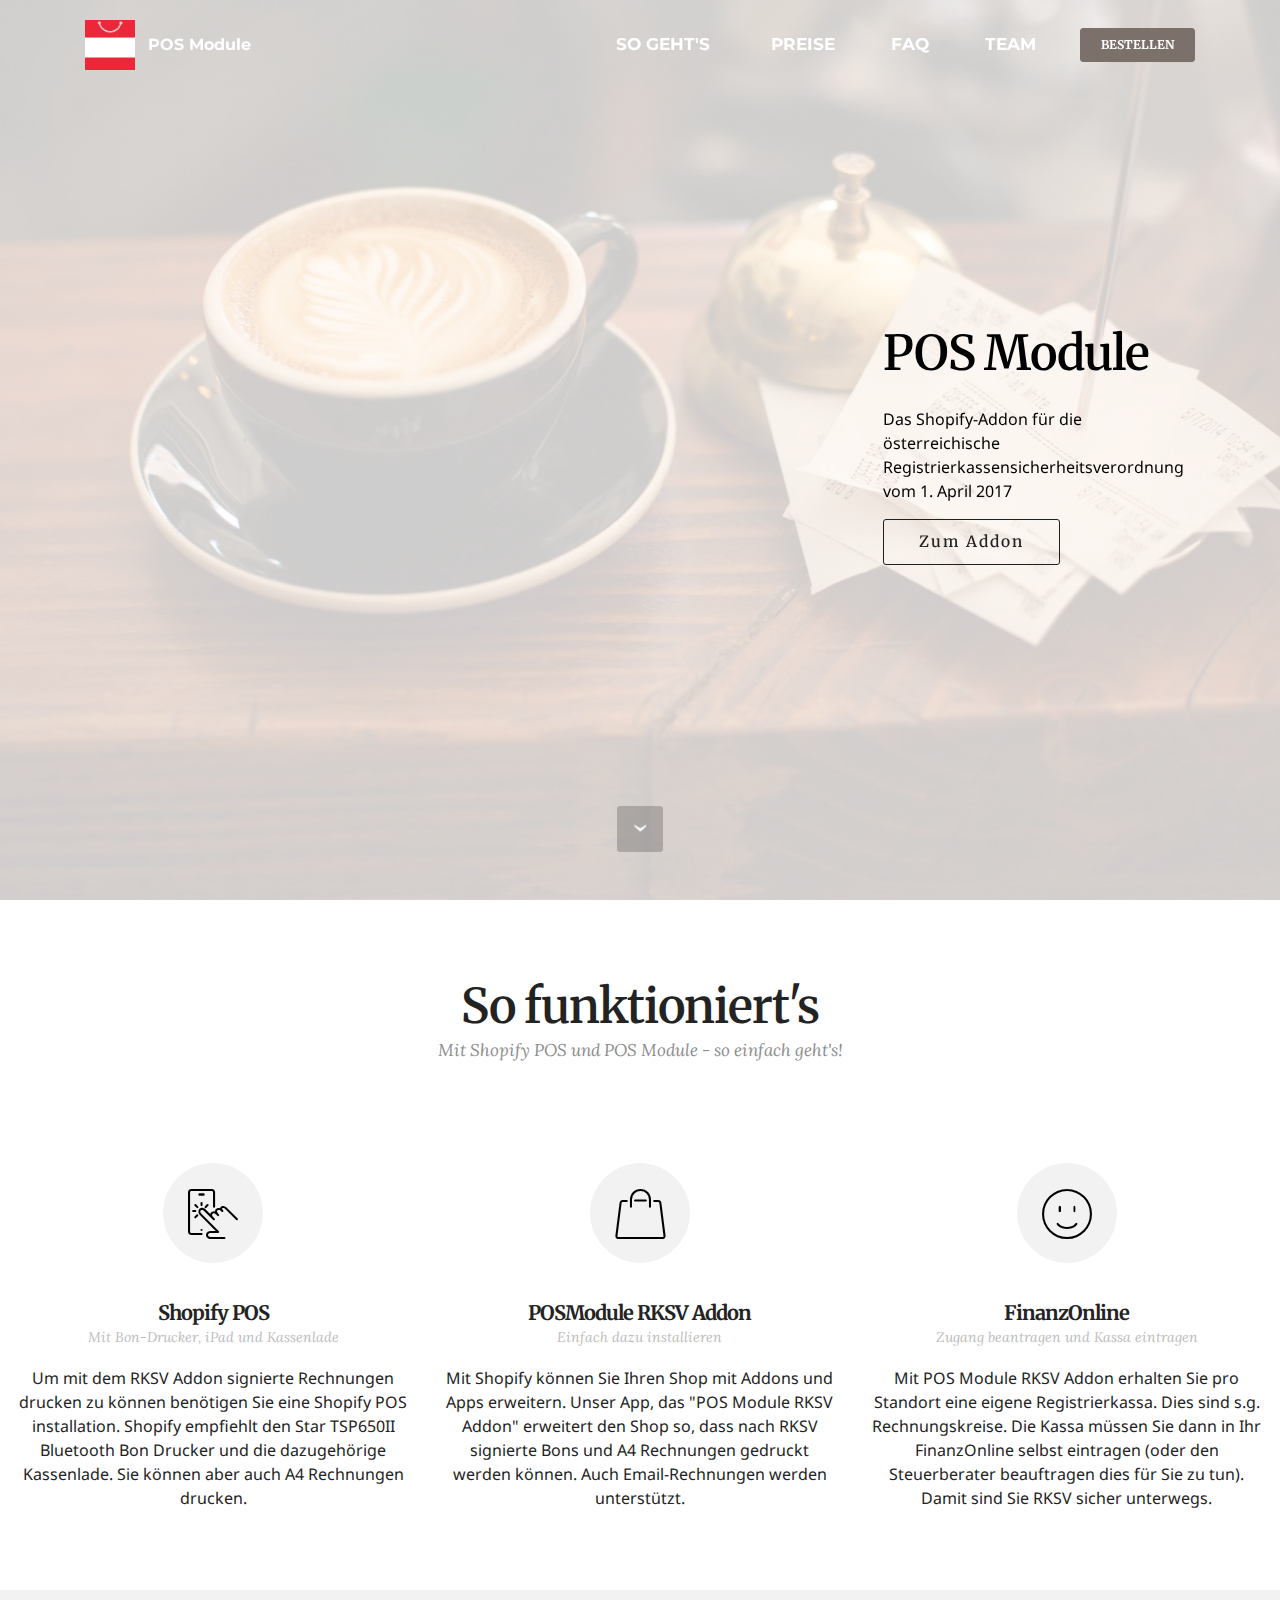
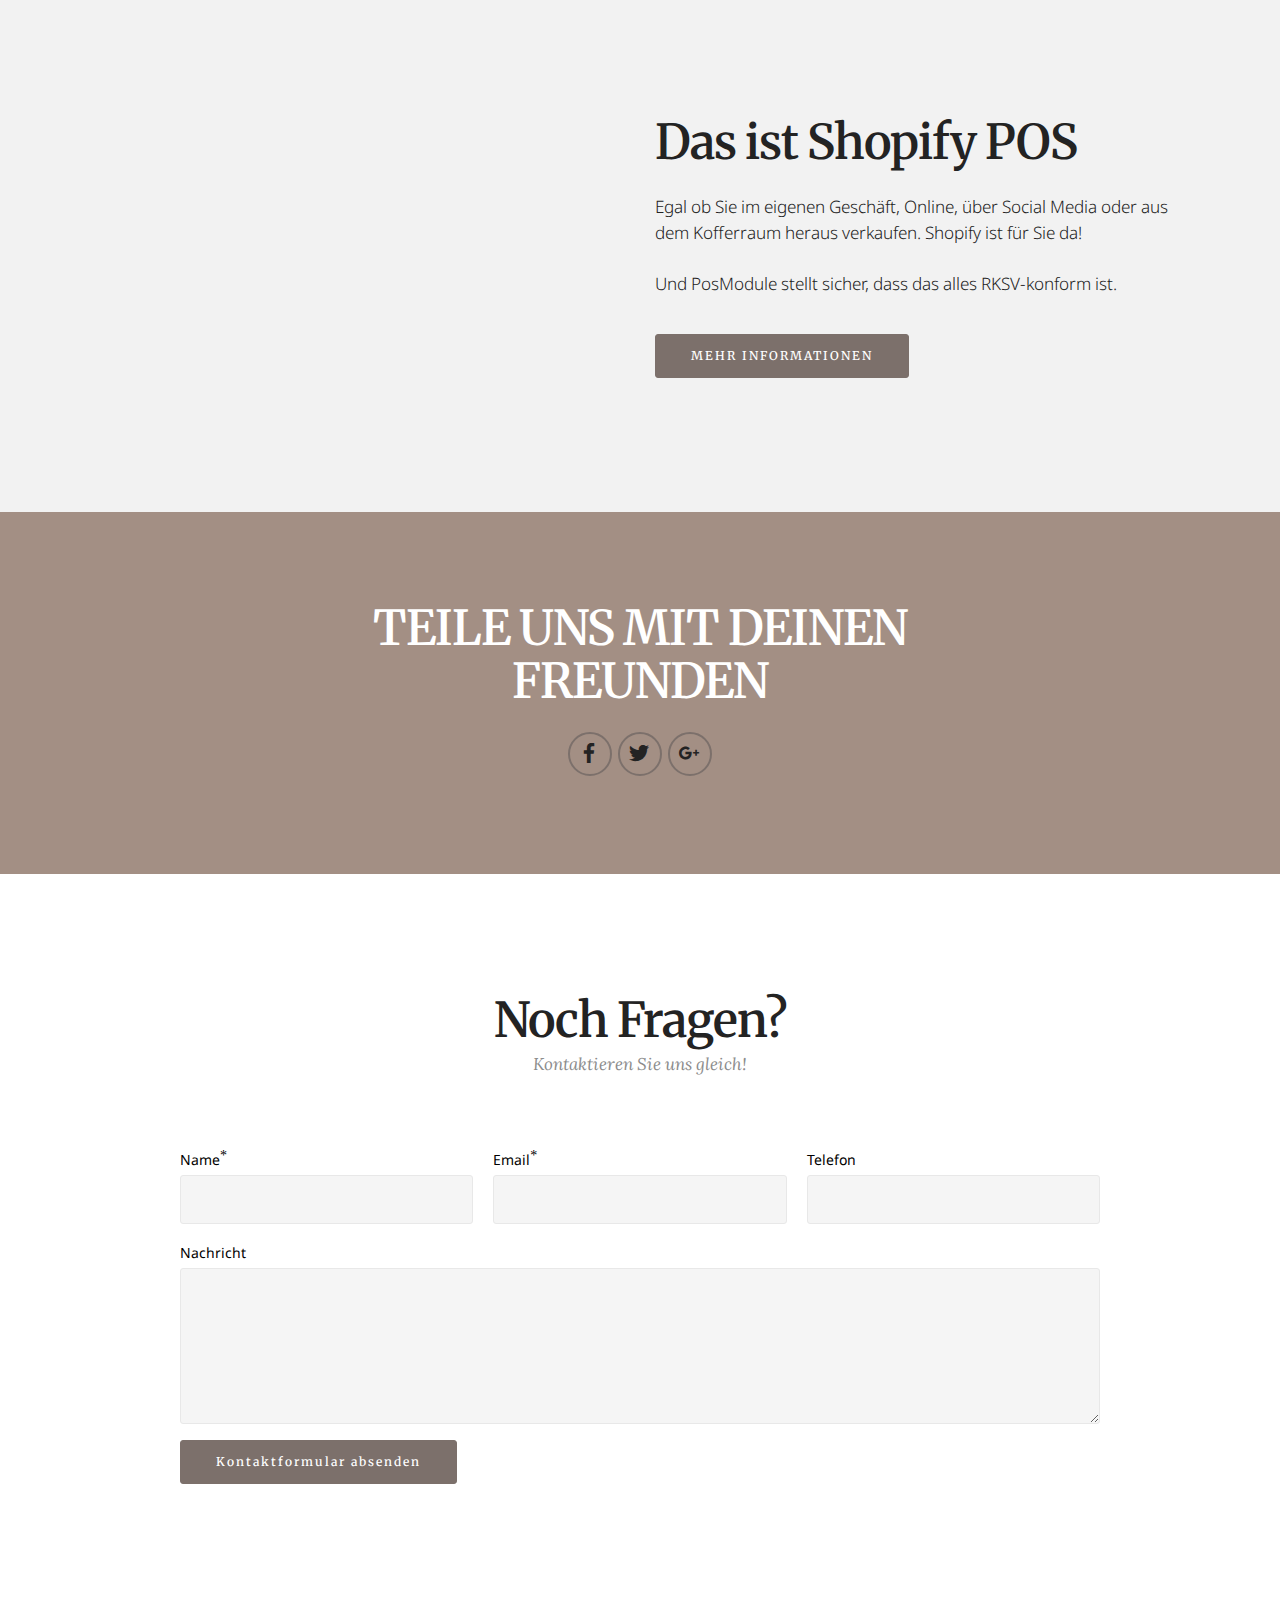
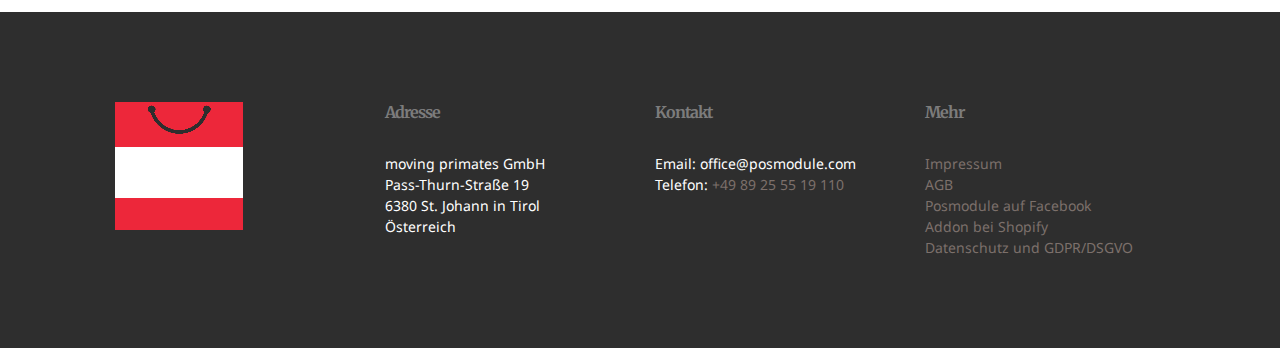
<file: index.html>
<!DOCTYPE html>
<html >
<head>
  <!-- Site made with Mobirise Website Builder v4.9.5, https://mobirise.com -->
  <meta charset="UTF-8">
  <meta http-equiv="X-UA-Compatible" content="IE=edge">
  <meta name="generator" content="Mobirise v4.9.5, mobirise.com">
  <meta name="viewport" content="width=device-width, initial-scale=1, minimum-scale=1">
  <link rel="shortcut icon" href="assets/images/icon-square-128x128.png" type="image/x-icon">
  <meta name="description" content="POSModule ist das Addon für Shopify für die österreichische Registrierkassensicherheitsverordnung (RKSV)">
  <title>POSModule: Shopify und RKSV</title>
  <link rel="stylesheet" href="https://fonts.googleapis.com/css?family=Montserrat:400,700">
  <link rel="stylesheet" href="https://fonts.googleapis.com/css?family=Raleway:100,100i,200,200i,300,300i,400,400i,500,500i,600,600i,700,700i,800,800i,900,900i">
  <link rel="stylesheet" href="assets/et-line-font-plugin/style.css">
  <link rel="stylesheet" href="https://fonts.googleapis.com/css?family=Lora:400,700,400italic,700italic&subset=latin">
  <link rel="stylesheet" href="assets/web/assets/mobirise-icons/mobirise-icons.css">
  <link rel="stylesheet" href="assets/tether/tether.min.css">
  <link rel="stylesheet" href="assets/bootstrap/css/bootstrap.min.css">
  <link rel="stylesheet" href="assets/dropdown/css/style.css">
  <link rel="stylesheet" href="assets/socicon/css/styles.css">
  <link rel="stylesheet" href="assets/theme/css/style.css">
  <link rel="stylesheet" href="assets/mobirise/css/mbr-additional.css" type="text/css">
  
  
  
</head>
<body>
  <section id="ext_menu-5" data-rv-view="309">

    <nav class="navbar navbar-dropdown transparent navbar-fixed-top bg-color">
        <div class="container">

            <div class="mbr-table">
                <div class="mbr-table-cell">

                    <div class="navbar-brand">
                        <a href="index.html" class="navbar-logo"><img src="assets/images/icon-square-128x128.png" alt="Mobirise"></a>
                        <a class="navbar-caption" href="index.html">POS Module</a>
                    </div>

                </div>
                <div class="mbr-table-cell">

                    <button class="navbar-toggler pull-xs-right hidden-md-up" type="button" data-toggle="collapse" data-target="#exCollapsingNavbar">
                        <div class="hamburger-icon"></div>
                    </button>

                    <ul class="nav-dropdown collapse pull-xs-right nav navbar-nav navbar-toggleable-sm" id="exCollapsingNavbar"><li class="nav-item"><a class="nav-link link" href="https://mobirise.com/"></a></li><li class="nav-item"><a class="nav-link link" href="index.html#features3-f">SO GEHT'S</a></li><li class="nav-item"><a class="nav-link link" href="preise.html">&nbsp;PREISE</a></li><li class="nav-item"><a class="nav-link link" href="faq.html">FAQ</a></li><li class="nav-item"><a class="nav-link link" href="team.html">TEAM</a></li><li class="nav-item nav-btn"><a class="nav-link btn btn-primary" href="http://apps.shopify.com/posmodule">BESTELLEN</a></li></ul>
                    <button hidden="" class="navbar-toggler navbar-close" type="button" data-toggle="collapse" data-target="#exCollapsingNavbar">
                        <div class="close-icon"></div>
                    </button>

                </div>
            </div>

        </div>
    </nav>

</section>

<section class="engine"><a href="https://mobirise.info/k">develop own website</a></section><section class="mbr-section mbr-section-hero mbr-section-full header2 mbr-parallax-background mbr-after-navbar" id="header6-1n" data-rv-view="311" style="background-image: url(assets/images/carli-jeen-2000x1333.jpg);">

    <div class="mbr-overlay" style="opacity: 0.8; background-color: rgb(255, 255, 255);">
    </div>

    <div class="mbr-table mbr-table-full">
        <div class="mbr-table-cell">

            <div class="container">
                <div class="mbr-section row">
                    <div class="mbr-table-md-up">
                        
                        <div class="mbr-table-cell mbr-right-padding-md-up mbr-valign-top col-md-7 image-size" style="width: 70%;">
                            <div class="mbr-figure"><iframe class="mbr-embedded-video" src="https://www.youtube.com/embed/m5ZrdgHPUH8?rel=0&amp;amp;showinfo=0&amp;autoplay=0&amp;loop=0" width="1280" height="720" frameborder="0" allowfullscreen></iframe></div>
                        </div>
                        <div class="mbr-table-cell col-md-5 text-xs-center text-md-left content-size">

                            <h3 class="mbr-section-title display-2">POS Module</h3>

                            <div class="mbr-section-text">
                                <p>Das Shopify-Addon für die <br>österreichische Registrierkassensicherheitsverordnung <br>vom 1. April 2017</p>
                            </div>

                            <div class="mbr-section-btn"><a class="btn btn-lg btn-black-outline btn-black" href="http://apps.shopify.com/posmodule">Zum Addon</a></div>

                        </div>

                        
                        

                    </div>
                </div>
            </div>

        </div>
    </div>

    <div class="mbr-arrow mbr-arrow-floating hidden-sm-down" aria-hidden="true"><a href="#header3-b"><i class="mbr-arrow-icon"></i></a></div>

</section>

<section class="mbr-section mbr-section__container article" id="header3-b" data-rv-view="314" style="background-color: rgb(255, 255, 255); padding-top: 80px; padding-bottom: 20px;">
    <div class="container">
        <div class="row">
            <div class="col-xs-12">
                <h3 class="mbr-section-title display-2">So funktioniert's</h3>
                <small class="mbr-section-subtitle">Mit Shopify POS und POS Module - so einfach geht's!</small>
            </div>
        </div>
    </div>
</section>

<section class="mbr-cards mbr-section mbr-section-nopadding" id="features4-1i" data-rv-view="316" style="background-color: rgb(255, 255, 255);">

    

    <div class="mbr-cards-row row">
        <div class="mbr-cards-col col-xs-12 col-lg-4" style="padding-top: 80px; padding-bottom: 80px;">
            <div class="container">
                <div class="card cart-block">
                    <div class="card-img iconbox"><span class="mbri-touch mbr-iconfont mbr-iconfont-features4" style="color: rgb(0, 0, 0);"></span></div>
                    <div class="card-block">
                        <h4 class="card-title">Shopify POS</h4>
                        <h5 class="card-subtitle">Mit Bon-Drucker, iPad und Kassenlade</h5>
                        <p class="card-text">Um mit dem RKSV Addon signierte Rechnungen drucken zu können benötigen Sie eine Shopify POS installation. Shopify empfiehlt den Star TSP650II Bluetooth Bon Drucker und die dazugehörige Kassenlade. Sie können aber auch A4 Rechnungen drucken.</p>
                        
                    </div>
                </div>
            </div>
        </div>
        <div class="mbr-cards-col col-xs-12 col-lg-4" style="padding-top: 80px; padding-bottom: 80px;">
            <div class="container">
                <div class="card cart-block">
                    <div class="card-img iconbox"><span class="mbri-shopping-bag mbr-iconfont mbr-iconfont-features4" style="color: rgb(0, 0, 0);"></span></div>
                    <div class="card-block">
                        <h4 class="card-title">POSModule RKSV Addon</h4>
                        <h5 class="card-subtitle">Einfach dazu installieren</h5>
                        <p class="card-text">Mit Shopify können Sie Ihren Shop mit Addons und Apps erweitern. Unser App, das "POS Module RKSV Addon" erweitert den Shop so, dass nach RKSV signierte Bons und A4 Rechnungen gedruckt werden können. Auch Email-Rechnungen werden unterstützt.</p>
                        
                    </div>
                </div>
          </div>
        </div>
        <div class="mbr-cards-col col-xs-12 col-lg-4" style="padding-top: 80px; padding-bottom: 80px;">
            <div class="container">
                <div class="card cart-block">
                    <div class="card-img iconbox"><span class="mbri-smile-face mbr-iconfont mbr-iconfont-features4" style="color: rgb(0, 0, 0);"></span></div>
                    <div class="card-block">
                        <h4 class="card-title">FinanzOnline</h4>
                        <h5 class="card-subtitle">Zugang beantragen und Kassa eintragen</h5>
                        <p class="card-text">Mit POS Module RKSV Addon erhalten Sie pro Standort eine eigene Registrierkassa. Dies sind s.g. Rechnungskreise. Die Kassa müssen Sie dann in Ihr FinanzOnline selbst eintragen (oder den Steuerberater beauftragen dies für Sie zu tun). Damit sind Sie RKSV sicher unterwegs.</p>
                        
                    </div>
                </div>
            </div>
        </div>
        
        
        
    </div>
</section>

<section class="mbr-section" id="msg-box4-c" data-rv-view="319" style="background-color: rgb(242, 242, 242); padding-top: 120px; padding-bottom: 120px;">

    
    <div class="container">
        <div class="row">
            <div class="mbr-table-md-up">

              <div class="mbr-table-cell mbr-right-padding-md-up mbr-valign-top col-md-7 image-size" style="width: 50%;">
                  <div class="mbr-figure"><iframe class="mbr-embedded-video" src="https://www.youtube.com/embed/8y4JzCopAPg?rel=0&amp;amp;showinfo=0&amp;autoplay=0&amp;loop=0" width="1280" height="720" frameborder="0" allowfullscreen></iframe></div>
              </div>

              


              <div class="mbr-table-cell col-md-5 text-xs-center text-md-left content-size">
                  <h3 class="mbr-section-title display-2">Das ist Shopify POS<br></h3>
                  <div class="lead">

                    <p>Egal ob Sie im eigenen Geschäft, Online, über Social Media oder aus dem Kofferraum heraus verkaufen. Shopify ist für Sie da! <br><br>Und PosModule stellt sicher, dass das alles RKSV-konform ist.</p>

                  </div>

                  <div><a class="btn btn-primary" href="https://www.shopify.com/?ref=craft-it">MEHR INFORMATIONEN</a></div>
              </div>


              

            </div>
        </div>
    </div>

</section>

<section class="mbr-section mbr-section-md-padding" id="social-buttons1-9" data-rv-view="322" style="background-color: rgb(163, 143, 132); padding-top: 90px; padding-bottom: 90px;">
    
    <div class="container">
        <div class="row">
            <div class="col-md-8 col-md-offset-2 text-xs-center">
                <h3 class="mbr-section-title display-2">TEILE UNS MIT DEINEN FREUNDEN</h3>
                <div>

                  <div class="mbr-social-likes" data-counters="false">
                    <span class="btn btn-social facebook" title="Share link on Facebook">
                        <i class="socicon socicon-facebook"></i>
                    </span>
                    <span class="btn btn-social twitter" title="Share link on Twitter">
                        <i class="socicon socicon-twitter"></i>
                    </span>
                    <span class="btn btn-social plusone" title="Share link on Google+">
                        <i class="socicon socicon-googleplus"></i>
                    </span>
                    
                    
                  </div>

                </div>
            </div>
        </div>
    </div>
</section>

<section class="mbr-section form1" id="form1-1b" data-rv-view="324" style="background-color: rgb(255, 255, 255); padding-top: 120px; padding-bottom: 120px;">
    
    <div class="mbr-section mbr-section__container mbr-section__container--middle">
        <div class="container">
            <div class="row">
                <div class="col-xs-12 text-xs-center">
                    <h3 class="mbr-section-title display-2">Noch Fragen?</h3>
                    <small class="mbr-section-subtitle">Kontaktieren Sie uns gleich!</small>
                </div>
            </div>
        </div>
    </div>
    <div class="mbr-section mbr-section-nopadding">
        <div class="container">
            <div class="row">
                <div class="col-xs-12 col-lg-10 col-lg-offset-1" data-form-type="formoid">


                    <div data-form-alert="true">
                        <div hidden="" data-form-alert-success="true" class="alert alert-form alert-success text-xs-center">Danke, wir melden uns in Kürze!</div>
                    </div>


                    <form action="https://mobirise.com/" method="post" data-form-title="Noch Fragen?">

                        <input type="hidden" value="BDP37JGA8OlivU/Lic0ywlXTNQsqykLDDUk0KLUnnvdTTn3fNDByDN+sbKzqfRWFlkC3d9d8EbItAR5TKfRsFSTA+DyLpp8wxqF/qOtbOieNE3bL7WzBQ2Uq8SgO3Drl" data-form-email="true">

                        <div class="row row-sm-offset">

                            <div class="col-xs-12 col-md-4">
                                <div class="form-group">
                                    <label class="form-control-label" for="form1-1b-name">Name<span class="form-asterisk">*</span></label>
                                    <input type="text" class="form-control" name="name" required="" data-form-field="Name" id="form1-1b-name">
                                </div>
                            </div>

                            <div class="col-xs-12 col-md-4">
                                <div class="form-group">
                                    <label class="form-control-label" for="form1-1b-email">Email<span class="form-asterisk">*</span></label>
                                    <input type="email" class="form-control" name="email" required="" data-form-field="Email" id="form1-1b-email">
                                </div>
                            </div>

                            <div class="col-xs-12 col-md-4">
                                <div class="form-group">
                                    <label class="form-control-label" for="form1-1b-phone">Telefon</label>
                                    <input type="tel" class="form-control" name="phone" data-form-field="Phone" id="form1-1b-phone">
                                </div>
                            </div>

                        </div>

                        <div class="form-group">
                            <label class="form-control-label" for="form1-1b-message">Nachricht</label>
                            <textarea class="form-control" name="message" rows="7" data-form-field="Message" id="form1-1b-message"></textarea>
                        </div>

                        <div><button type="submit" class="btn btn-primary">Kontaktformular absenden</button></div>

                    </form>
                </div>
            </div>
        </div>
    </div>
</section>

<section class="mbr-section mbr-section-md-padding mbr-footer footer1" id="contacts1-1o" data-rv-view="333" style="background-color: rgb(46, 46, 46); padding-top: 90px; padding-bottom: 90px;">
    
    <div class="container">
        <div class="row">
            <div class="mbr-footer-content col-xs-12 col-md-3">
                <div><img src="assets/images/icon-square-128x128.png"></div>
            </div>
            <div class="mbr-footer-content col-xs-12 col-md-3">
                <p><strong>Adresse&nbsp;</strong><br>moving primates GmbH<br>Pass-Thurn-Straße 19<br>6380 St. Johann in Tirol<br>Österreich</p>
            </div>
            <div class="mbr-footer-content col-xs-12 col-md-3">
                <p><strong>Kontakt</strong><br>
Email: office@posmodule.com<br>
Telefon: <a href="tel:+4989255519110">+49 89 25 55 19 110</a><br><br></p>
            </div>
            <div class="mbr-footer-content col-xs-12 col-md-3">
                <p><strong>Mehr</strong><br><a href="impressum.html">Impressum</a><br><a class="text-primary" href="agb.html">AGB</a><br><a href="https://www.facebook.com/posmodule" target="_blank">Posmodule auf Facebook</a><br><a href="http://apps.shopify.com/posmodule">Addon bei Shopify</a><br><a href="assets/files/DSGVO%20Posmodule.pdf">Datenschutz und GDPR/DSGVO</a></p>
            </div>

        </div>
    </div>
</section>


  <script src="assets/web/assets/jquery/jquery.min.js"></script>
  <script src="assets/tether/tether.min.js"></script>
  <script src="assets/bootstrap/js/bootstrap.min.js"></script>
  <script src="assets/dropdown/js/script.min.js"></script>
  <script src="assets/touch-swipe/jquery.touch-swipe.min.js"></script>
  <script src="assets/jarallax/jarallax.js"></script>
  <script src="assets/social-likes/social-likes.js"></script>
  <script src="assets/smooth-scroll/smooth-scroll.js"></script>
  <script src="assets/theme/js/script.js"></script>
  <script src="assets/formoid/formoid.min.js"></script>
  
  
 <div id="scrollToTop" class="scrollToTop mbr-arrow-up"><a style="text-align: center;"><i class="mbr-arrow-up-icon mbr-arrow-up-icon-cm cm-icon cm-icon-smallarrow-up"></i></a></div>
  </body>
</html>
</file>
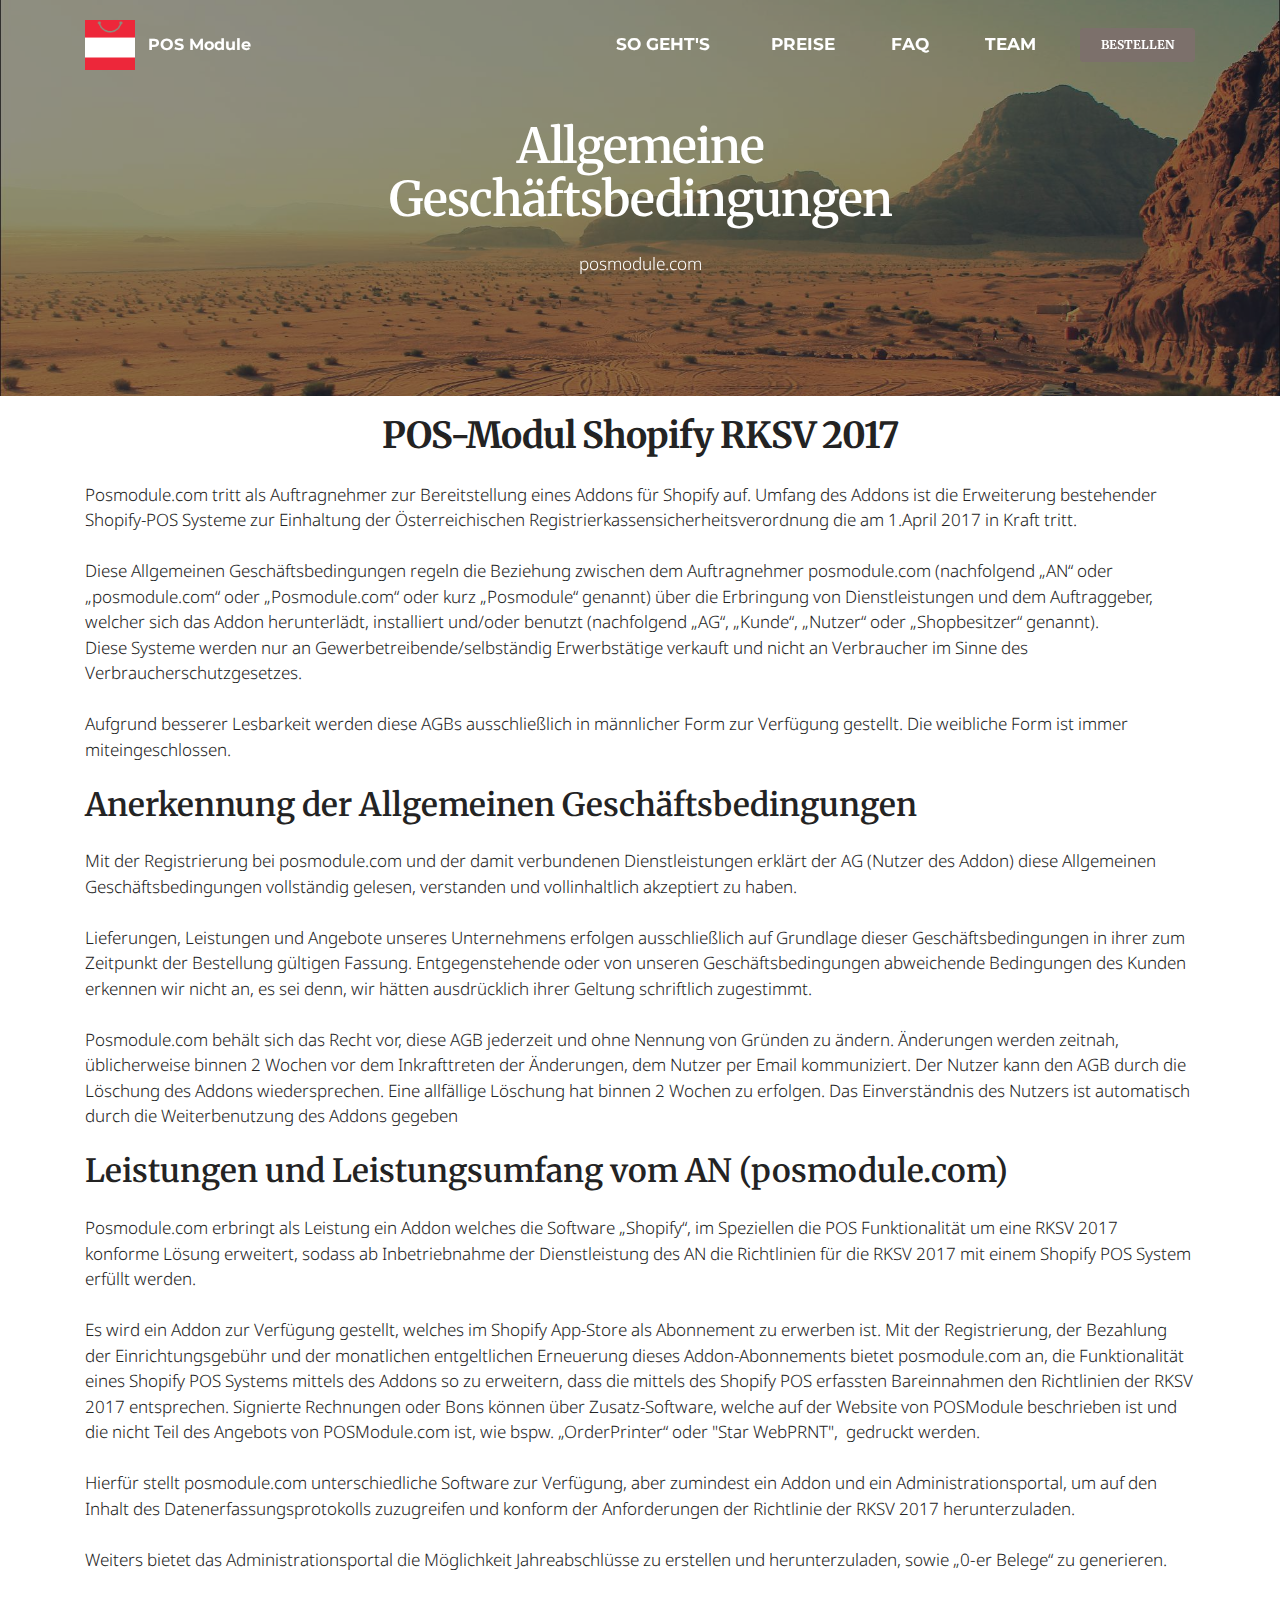
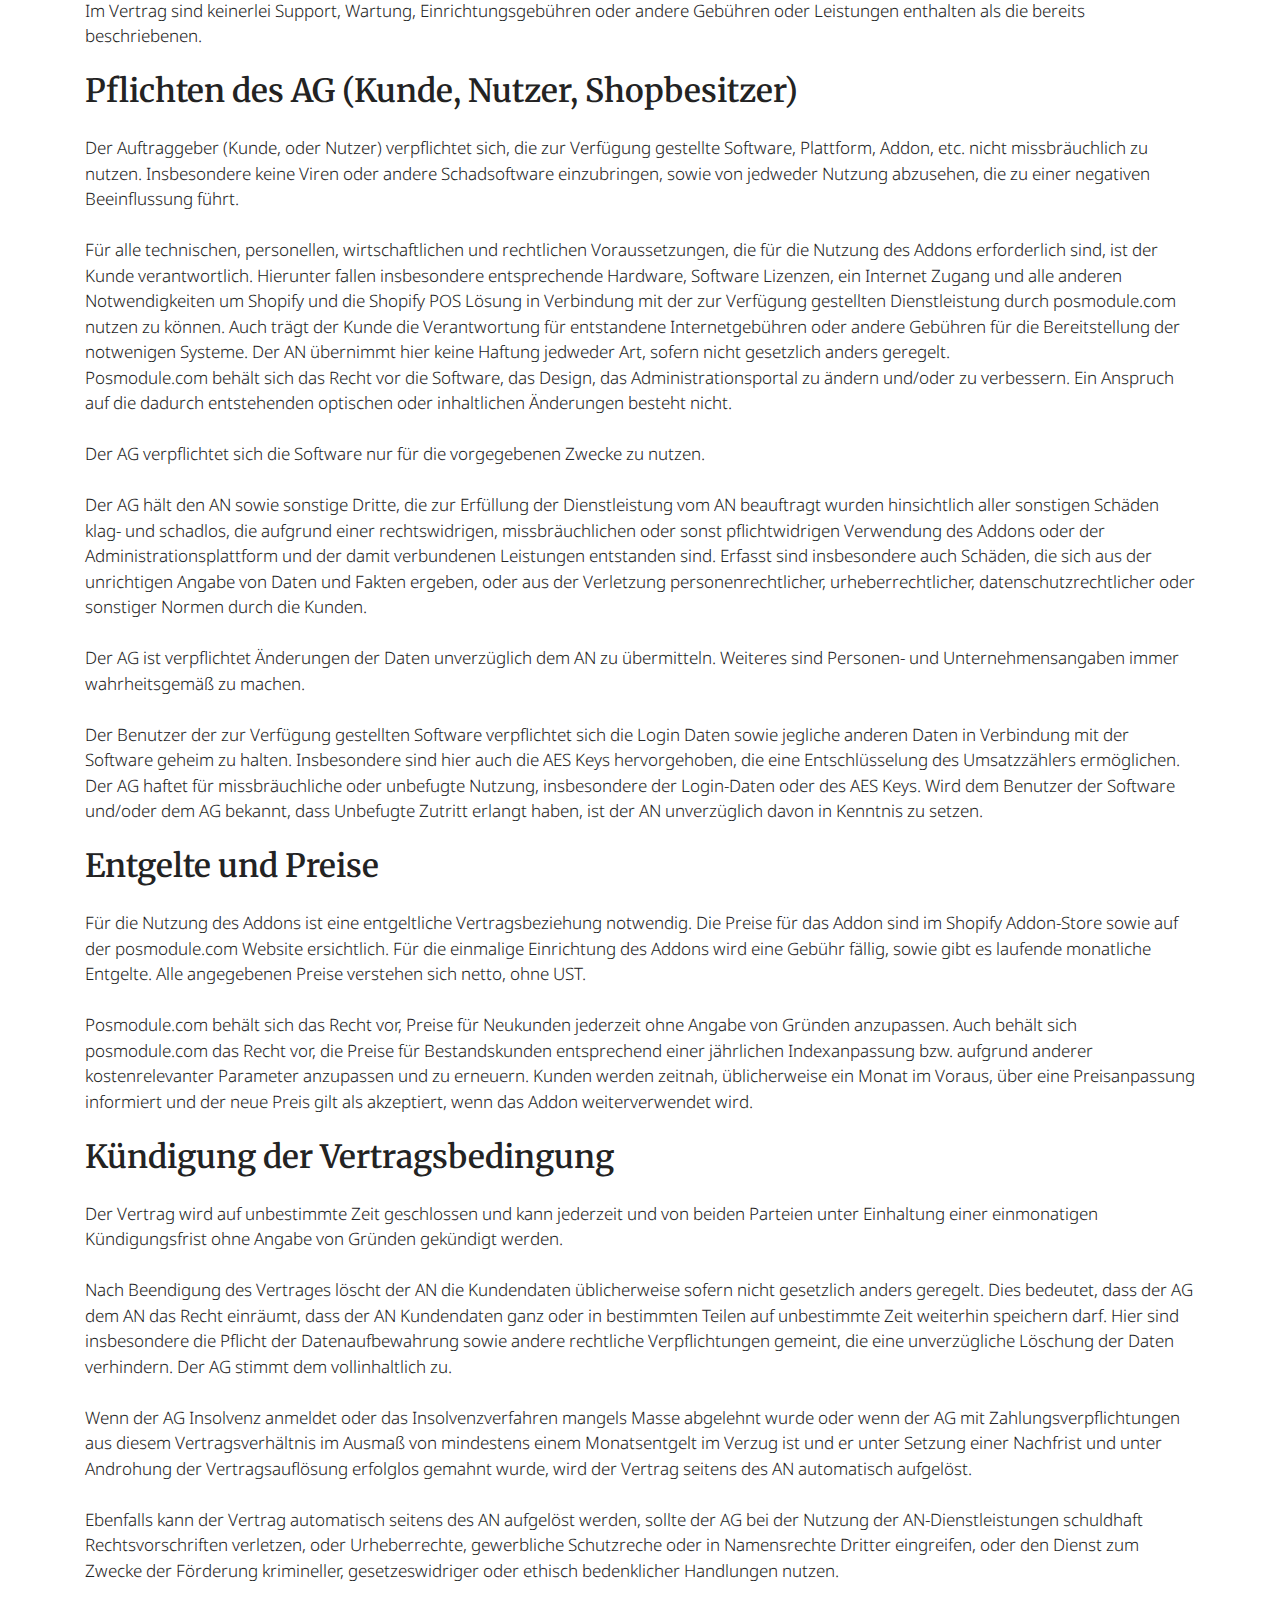
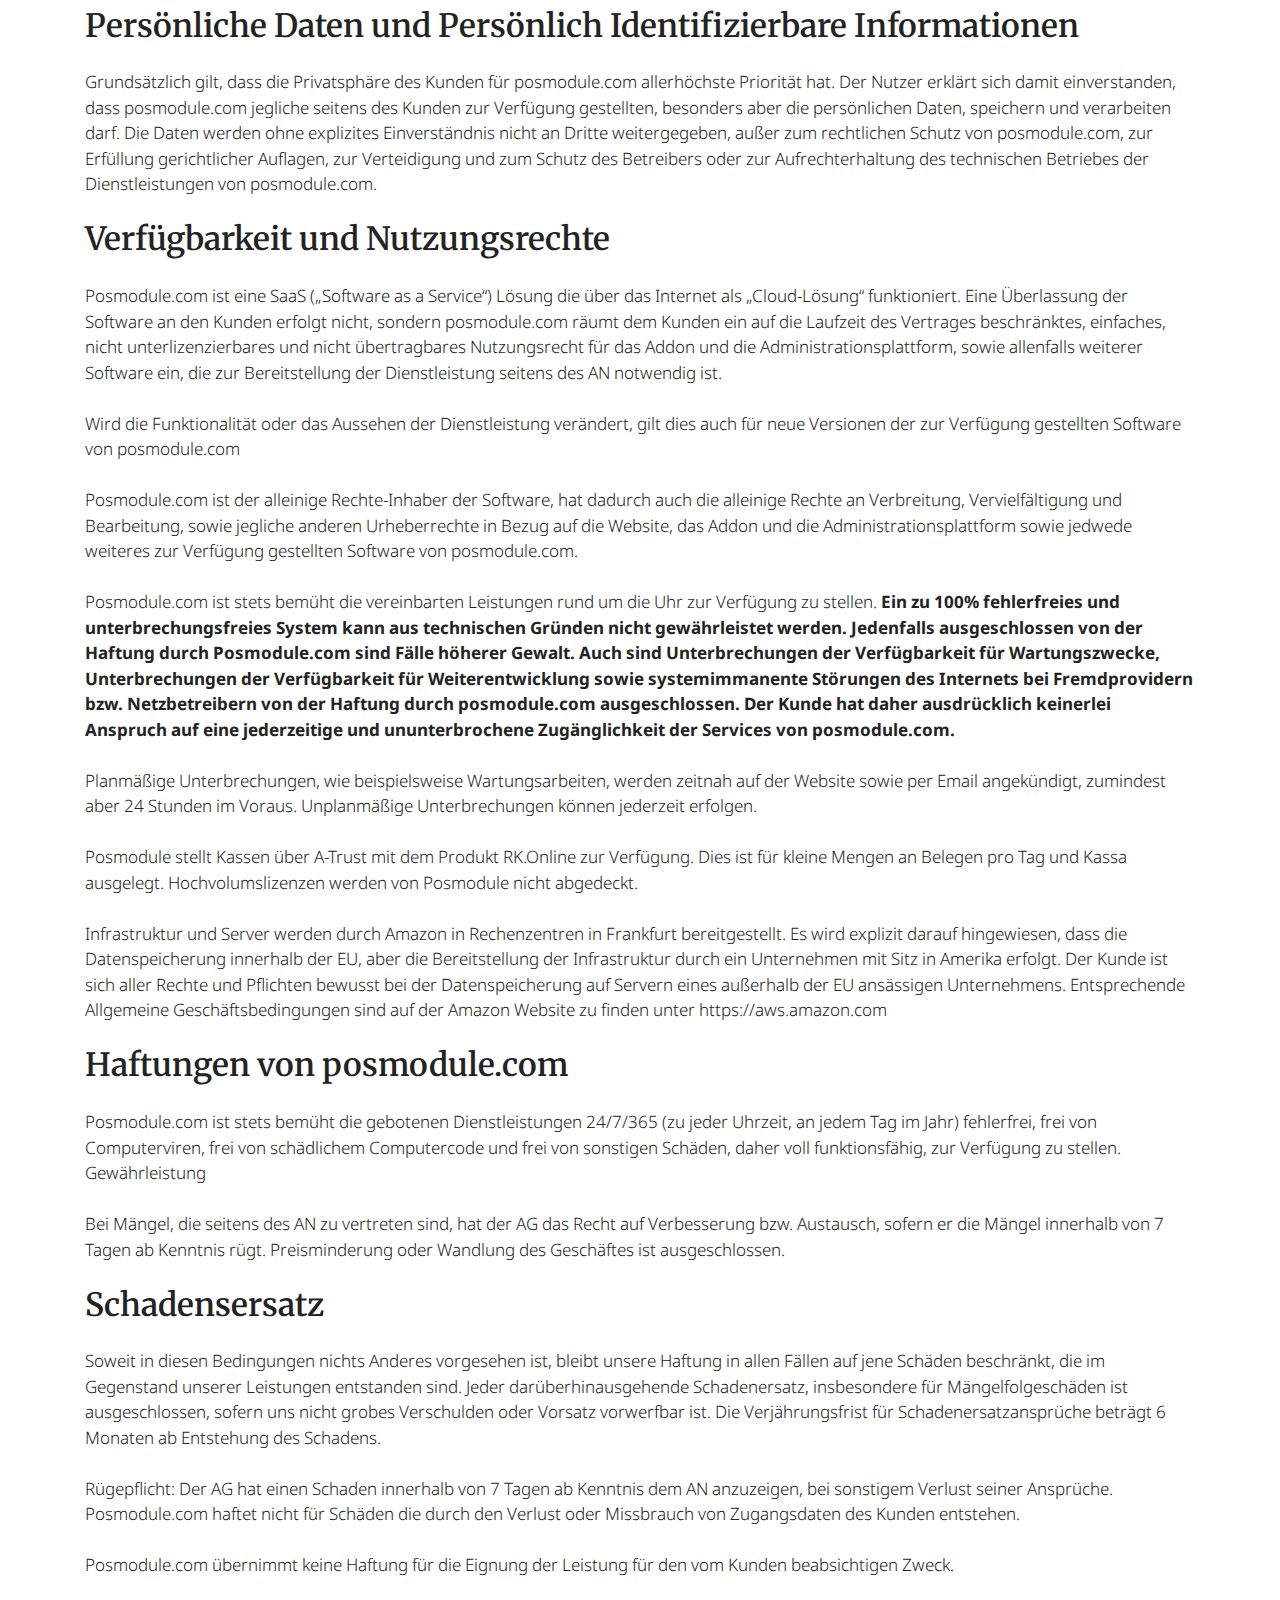
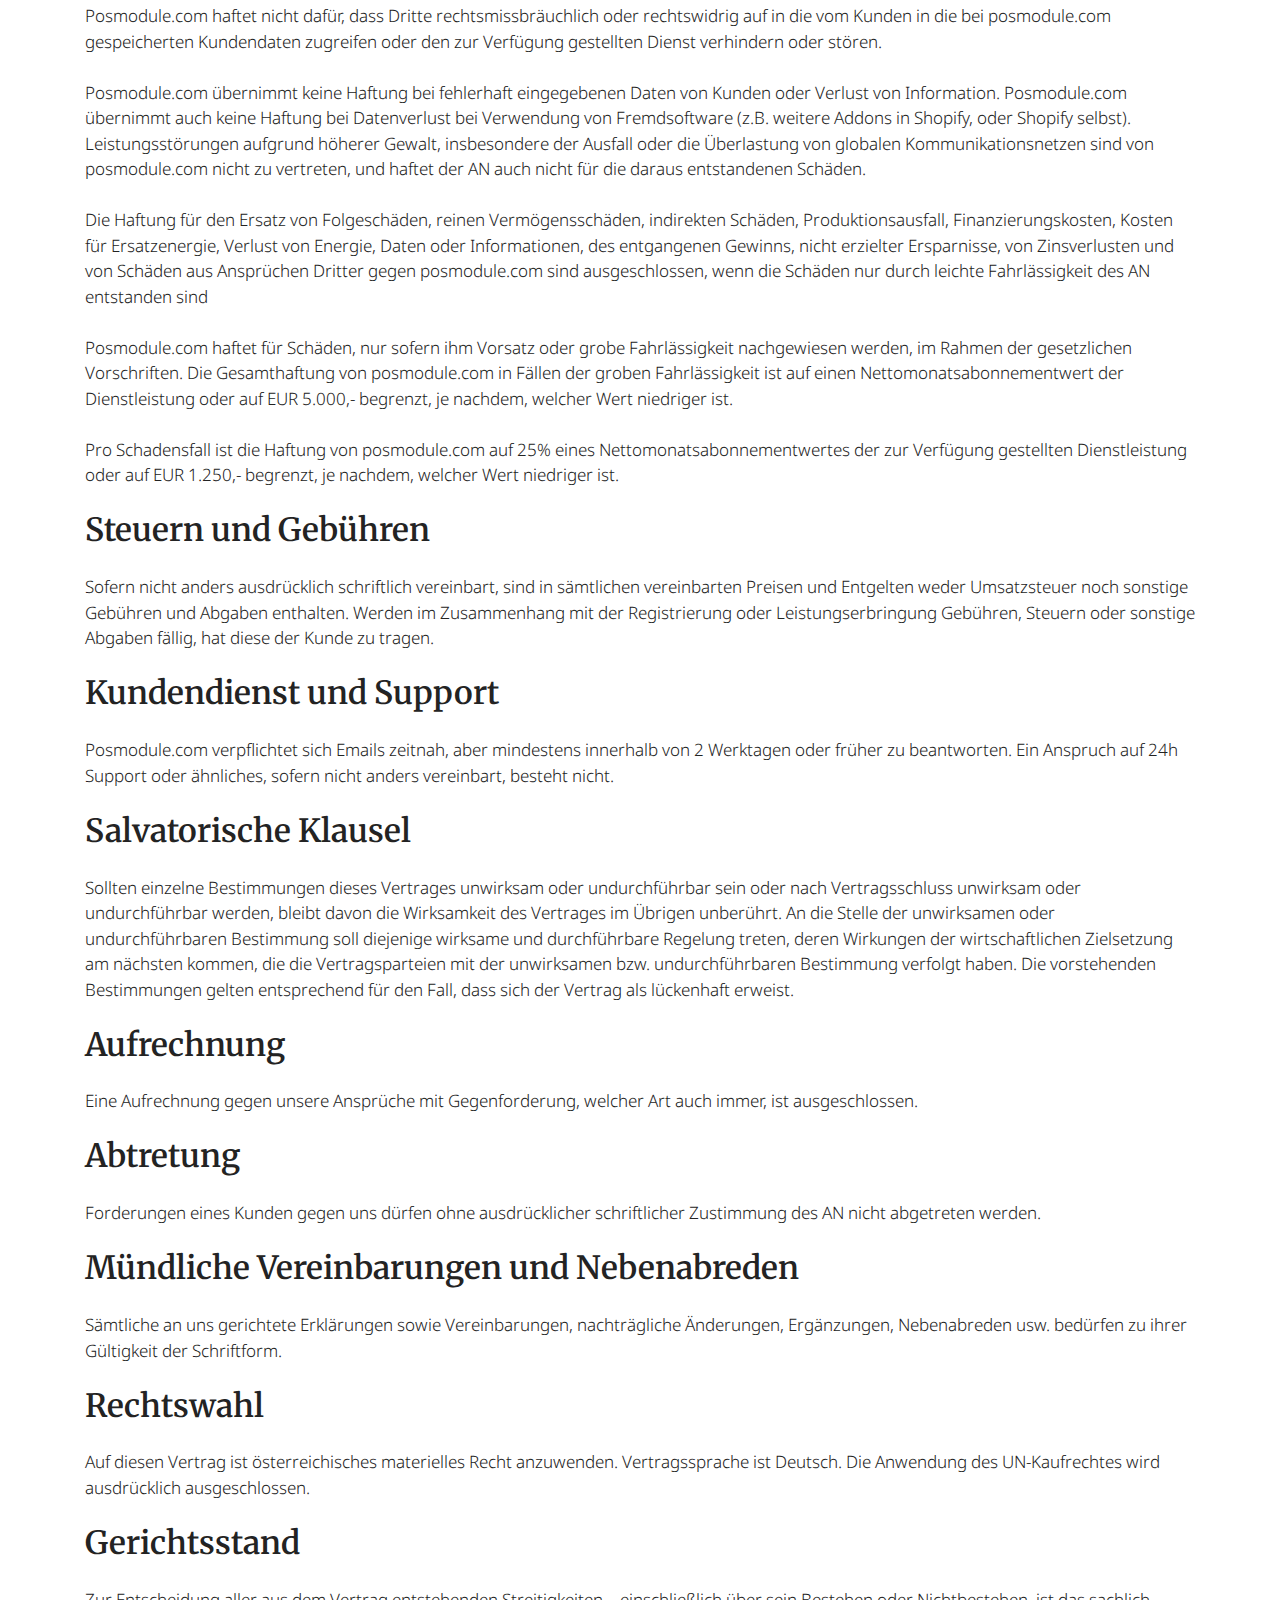
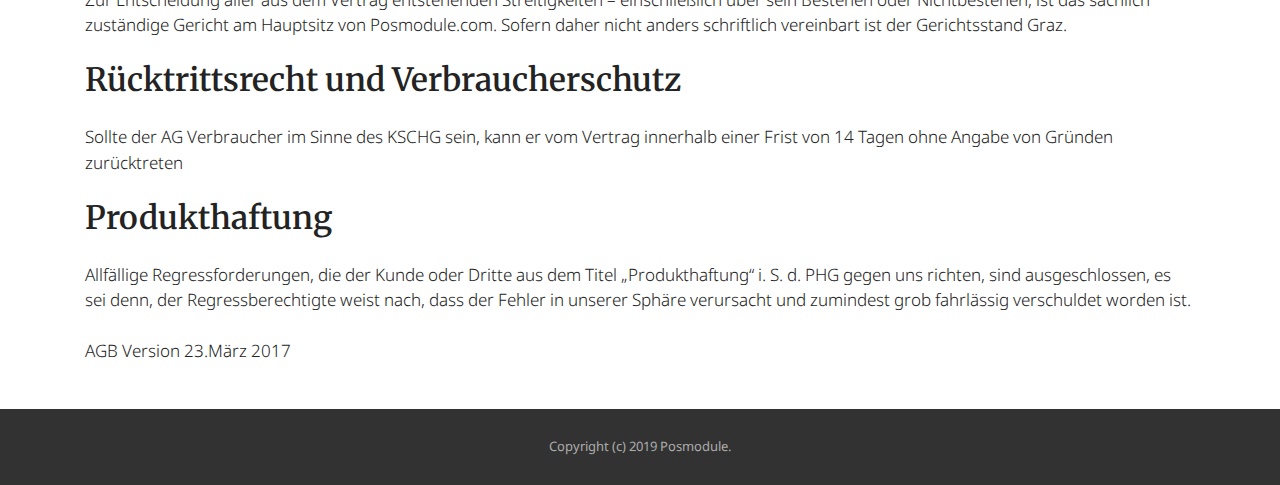
<file: agb.html>
<!DOCTYPE html>
<html >
<head>
  <!-- Site made with Mobirise Website Builder v4.9.5, https://mobirise.com -->
  <meta charset="UTF-8">
  <meta http-equiv="X-UA-Compatible" content="IE=edge">
  <meta name="generator" content="Mobirise v4.9.5, mobirise.com">
  <meta name="viewport" content="width=device-width, initial-scale=1, minimum-scale=1">
  <link rel="shortcut icon" href="assets/images/icon-square-128x128.png" type="image/x-icon">
  <meta name="description" content="Allgemeine Geschäftsbedingungen Posmodule.com">
  <title>POSModule: Allgemeine Geschäftsbedingungen</title>
  <link rel="stylesheet" href="https://fonts.googleapis.com/css?family=Montserrat:400,700">
  <link rel="stylesheet" href="https://fonts.googleapis.com/css?family=Raleway:100,100i,200,200i,300,300i,400,400i,500,500i,600,600i,700,700i,800,800i,900,900i">
  <link rel="stylesheet" href="https://fonts.googleapis.com/css?family=Lora:400,700,400italic,700italic&subset=latin">
  <link rel="stylesheet" href="assets/tether/tether.min.css">
  <link rel="stylesheet" href="assets/bootstrap/css/bootstrap.min.css">
  <link rel="stylesheet" href="assets/dropdown/css/style.css">
  <link rel="stylesheet" href="assets/theme/css/style.css">
  <link rel="stylesheet" href="assets/mobirise/css/mbr-additional.css" type="text/css">
  
  
  
</head>
<body>
  <section id="ext_menu-x" data-rv-view="28">

    <nav class="navbar navbar-dropdown transparent navbar-fixed-top bg-color">
        <div class="container">

            <div class="mbr-table">
                <div class="mbr-table-cell">

                    <div class="navbar-brand">
                        <a href="index.html" class="navbar-logo"><img src="assets/images/icon-square-128x128.png" alt="Mobirise"></a>
                        <a class="navbar-caption" href="index.html">POS Module</a>
                    </div>

                </div>
                <div class="mbr-table-cell">

                    <button class="navbar-toggler pull-xs-right hidden-md-up" type="button" data-toggle="collapse" data-target="#exCollapsingNavbar">
                        <div class="hamburger-icon"></div>
                    </button>

                    <ul class="nav-dropdown collapse pull-xs-right nav navbar-nav navbar-toggleable-sm" id="exCollapsingNavbar"><li class="nav-item"><a class="nav-link link" href="https://mobirise.com/"></a></li><li class="nav-item"><a class="nav-link link" href="index.html#features3-f">SO GEHT'S</a></li><li class="nav-item"><a class="nav-link link" href="preise.html">&nbsp;PREISE</a></li><li class="nav-item"><a class="nav-link link" href="faq.html">FAQ</a></li><li class="nav-item"><a class="nav-link link" href="team.html">TEAM</a></li><li class="nav-item nav-btn"><a class="nav-link btn btn-primary" href="http://apps.shopify.com/posmodule">BESTELLEN</a></li></ul>
                    <button hidden="" class="navbar-toggler navbar-close" type="button" data-toggle="collapse" data-target="#exCollapsingNavbar">
                        <div class="close-icon"></div>
                    </button>

                </div>
            </div>

        </div>
    </nav>

</section>

<section class="engine"><a href="https://mobirise.info/e">make a website for free</a></section><section class="mbr-section article mbr-parallax-background mbr-after-navbar" id="msg-box8-3" data-rv-view="30" style="background-image: url(assets/images/desert.jpg); padding-top: 120px; padding-bottom: 120px;">

    <div class="mbr-overlay" style="opacity: 0.5; background-color: rgb(34, 34, 34);">
    </div>
    <div class="container">
        <div class="row">
            <div class="col-md-8 col-md-offset-2 text-xs-center">
                <h3 class="mbr-section-title display-2">Allgemeine Geschäftsbedingungen</h3>
                <div class="lead"><p>posmodule.com</p></div>
                
            </div>
        </div>
    </div>

</section>

<section class="mbr-section article mbr-section__container" id="content1-4" data-rv-view="33" style="background-color: rgb(255, 255, 255); padding-top: 20px; padding-bottom: 20px;">

    <div class="container">
        <div class="row">
            <div class="col-xs-12 lead"><h1><strong>POS-Modul Shopify RKSV 2017</strong><br></h1><p>Posmodule.com tritt als Auftragnehmer zur Bereitstellung eines Addons für Shopify auf. Umfang des Addons ist die Erweiterung bestehender Shopify-POS Systeme zur Einhaltung der Österreichischen Registrierkassensicherheitsverordnung die am 1.April 2017 in Kraft tritt.&nbsp;</p><p><br></p><p>Diese Allgemeinen Geschäftsbedingungen regeln die Beziehung zwischen dem Auftragnehmer posmodule.com (nachfolgend „AN“ oder „posmodule.com“ oder „Posmodule.com“ oder kurz „Posmodule“ genannt) über die Erbringung von Dienstleistungen und dem Auftraggeber, welcher sich das Addon herunterlädt, installiert und/oder benutzt (nachfolgend „AG“, „Kunde“, „Nutzer“ oder „Shopbesitzer“ genannt).</p><p>Diese Systeme werden nur an Gewerbetreibende/selbständig Erwerbstätige verkauft und nicht an Verbraucher im Sinne des Verbraucherschutzgesetzes.&nbsp;</p><p><br></p><p>Aufgrund besserer Lesbarkeit werden diese AGBs ausschließlich in männlicher Form zur Verfügung gestellt. Die weibliche Form ist immer miteingeschlossen.</p><p><br></p><h3>Anerkennung der Allgemeinen Geschäftsbedingungen</h3><p>Mit der Registrierung bei posmodule.com und der damit verbundenen Dienstleistungen erklärt der AG (Nutzer des Addon) diese Allgemeinen Geschäftsbedingungen vollständig gelesen, verstanden und vollinhaltlich akzeptiert zu haben.</p><p><br></p><p>Lieferungen, Leistungen und Angebote unseres Unternehmens erfolgen ausschließlich auf Grundlage dieser Geschäftsbedingungen in ihrer zum Zeitpunkt der Bestellung gültigen Fassung. Entgegenstehende oder von unseren Geschäftsbedingungen abweichende Bedingungen des Kunden erkennen wir nicht an, es sei denn, wir hätten ausdrücklich ihrer Geltung schriftlich zugestimmt.</p><p><br></p><p>Posmodule.com behält sich das Recht vor, diese AGB jederzeit und ohne Nennung von Gründen zu ändern. Änderungen werden zeitnah, üblicherweise binnen 2 Wochen vor dem Inkrafttreten der Änderungen, dem Nutzer per Email kommuniziert. Der Nutzer kann den AGB durch die Löschung des Addons wiedersprechen. Eine allfällige Löschung hat binnen 2 Wochen zu erfolgen. Das Einverständnis des Nutzers ist automatisch durch die Weiterbenutzung des Addons gegeben</p><p><br></p><h3>Leistungen und Leistungsumfang vom AN (posmodule.com)</h3><p>Posmodule.com erbringt als Leistung ein Addon welches die Software „Shopify“, im Speziellen die POS Funktionalität um eine RKSV 2017 konforme Lösung erweitert, sodass ab Inbetriebnahme der Dienstleistung des AN die Richtlinien für die RKSV 2017 mit einem Shopify POS System erfüllt werden.&nbsp;</p><p><br></p><p>Es wird ein Addon zur Verfügung gestellt, welches im Shopify App-Store als Abonnement zu erwerben ist. Mit der Registrierung, der Bezahlung der Einrichtungsgebühr und der monatlichen entgeltlichen Erneuerung dieses Addon-Abonnements bietet posmodule.com an, die Funktionalität eines Shopify POS Systems mittels des Addons so zu erweitern, dass die mittels des Shopify POS erfassten Bareinnahmen den Richtlinien der RKSV 2017 entsprechen. Signierte Rechnungen oder Bons können über Zusatz-Software, welche auf der Website von POSModule beschrieben ist und die nicht Teil des Angebots von POSModule.com ist, wie bspw. „OrderPrinter“ oder "Star WebPRNT", &nbsp;gedruckt werden.</p><p><br></p><p>Hierfür stellt posmodule.com unterschiedliche Software zur Verfügung, aber zumindest ein Addon und ein Administrationsportal, um auf den Inhalt des Datenerfassungsprotokolls zuzugreifen und konform der Anforderungen der Richtlinie der RKSV 2017 herunterzuladen. </p><p><br></p><p>W<span style="font-size: 1.07rem; line-height: 1.5;">eiters bietet das Administrationsportal die Möglichkeit Jahreabschlüsse zu erstellen und herunterzuladen, sowie „0-er Belege“ zu generieren.</span></p><p><br></p><p>Im Vertrag sind keinerlei Support, Wartung, Einrichtungsgebühren oder andere Gebühren oder Leistungen enthalten als die bereits beschriebenen.&nbsp;</p><p><br></p><h3>Pflichten des AG (Kunde, Nutzer, Shopbesitzer)</h3><p>Der Auftraggeber (Kunde, oder Nutzer) verpflichtet sich, die zur Verfügung gestellte Software, Plattform, Addon, etc. nicht missbräuchlich zu nutzen. Insbesondere keine Viren oder andere Schadsoftware einzubringen, sowie von jedweder Nutzung abzusehen, die zu einer negativen Beeinflussung führt.&nbsp;</p><p><br></p><p>Für alle technischen, personellen, wirtschaftlichen und rechtlichen Voraussetzungen, die für die Nutzung des Addons erforderlich sind, ist der Kunde verantwortlich. Hierunter fallen insbesondere entsprechende Hardware, Software Lizenzen, ein Internet Zugang und alle anderen Notwendigkeiten um Shopify und die Shopify POS Lösung in Verbindung mit der zur Verfügung gestellten Dienstleistung durch posmodule.com nutzen zu können. Auch trägt der Kunde die Verantwortung für entstandene Internetgebühren oder andere Gebühren für die Bereitstellung der notwenigen Systeme. Der AN übernimmt hier keine Haftung jedweder Art, sofern nicht gesetzlich anders geregelt.</p><p>Posmodule.com behält sich das Recht vor die Software, das Design, das Administrationsportal zu ändern und/oder zu verbessern. Ein Anspruch auf die dadurch entstehenden optischen oder inhaltlichen Änderungen besteht nicht.</p><p><br></p><p>Der AG verpflichtet sich die Software nur für die vorgegebenen Zwecke zu nutzen.</p><p><br></p><p>Der AG hält den AN sowie sonstige Dritte, die zur Erfüllung der Dienstleistung vom AN beauftragt wurden hinsichtlich aller sonstigen Schäden klag- und schadlos, die aufgrund einer rechtswidrigen, missbräuchlichen oder sonst pflichtwidrigen Verwendung des Addons oder der Administrationsplattform und der damit verbundenen Leistungen entstanden sind. Erfasst sind insbesondere auch Schäden, die sich aus der unrichtigen Angabe von Daten und Fakten ergeben, oder aus der Verletzung personenrechtlicher, urheberrechtlicher, datenschutzrechtlicher oder sonstiger Normen durch die Kunden.</p><p><br></p><p>Der AG ist verpflichtet Änderungen der Daten unverzüglich dem AN zu übermitteln. Weiteres sind Personen- und Unternehmensangaben immer wahrheitsgemäß zu machen.</p><p><br></p><p>Der Benutzer der zur Verfügung gestellten Software verpflichtet sich die Login Daten sowie jegliche anderen Daten in Verbindung mit der Software geheim zu halten. Insbesondere sind hier auch die AES Keys hervorgehoben, die eine Entschlüsselung des Umsatzzählers ermöglichen. Der AG haftet für missbräuchliche oder unbefugte Nutzung, insbesondere der Login-Daten oder des AES Keys. Wird dem Benutzer der Software und/oder dem AG bekannt, dass Unbefugte Zutritt erlangt haben, ist der AN unverzüglich davon in Kenntnis zu setzen.</p><p><br></p><h3>Entgelte und Preise</h3><p>Für die Nutzung des Addons ist eine entgeltliche Vertragsbeziehung notwendig. Die Preise für das Addon sind im Shopify Addon-Store sowie auf der posmodule.com Website ersichtlich. Für die einmalige Einrichtung des Addons wird eine Gebühr fällig, sowie gibt es laufende monatliche Entgelte. Alle angegebenen Preise verstehen sich netto, ohne UST.</p><p><br></p><p>Posmodule.com behält sich das Recht vor, Preise für Neukunden jederzeit ohne Angabe von Gründen anzupassen. Auch behält sich posmodule.com das Recht vor, die Preise für Bestandskunden entsprechend einer jährlichen Indexanpassung bzw. aufgrund anderer kostenrelevanter Parameter anzupassen und zu erneuern. Kunden werden zeitnah, üblicherweise ein Monat im Voraus, über eine Preisanpassung informiert und der neue Preis gilt als akzeptiert, wenn das Addon weiterverwendet wird.&nbsp;</p><p><br></p><h3>Kündigung der Vertragsbedingung</h3><p>Der Vertrag wird auf unbestimmte Zeit geschlossen und kann jederzeit und von beiden Parteien unter Einhaltung einer einmonatigen Kündigungsfrist ohne Angabe von Gründen gekündigt werden.&nbsp;</p><p><br></p><p>Nach Beendigung des Vertrages löscht der AN die Kundendaten üblicherweise sofern nicht gesetzlich anders geregelt. Dies bedeutet, dass der AG dem AN das Recht einräumt, dass der AN Kundendaten ganz oder in bestimmten Teilen auf unbestimmte Zeit weiterhin speichern darf. Hier sind insbesondere die Pflicht der Datenaufbewahrung sowie andere rechtliche Verpflichtungen gemeint, die eine unverzügliche Löschung der Daten verhindern. Der AG stimmt dem vollinhaltlich zu.</p><p><br></p><p>Wenn der AG Insolvenz anmeldet oder das Insolvenzverfahren mangels Masse abgelehnt wurde oder wenn der AG mit Zahlungsverpflichtungen aus diesem Vertragsverhältnis im Ausmaß von mindestens einem Monatsentgelt im Verzug ist und er unter Setzung einer Nachfrist und unter Androhung der Vertragsauflösung erfolglos gemahnt wurde, wird der Vertrag seitens des AN automatisch aufgelöst.&nbsp;</p><p><br></p><p>Ebenfalls kann der Vertrag automatisch seitens des AN aufgelöst werden, sollte der AG bei der Nutzung der AN-Dienstleistungen schuldhaft Rechtsvorschriften verletzen, oder Urheberrechte, gewerbliche Schutzreche oder in Namensrechte Dritter eingreifen, oder den Dienst zum Zwecke der Förderung krimineller, gesetzeswidriger oder ethisch bedenklicher Handlungen nutzen.</p><p><br></p><h3>Persönliche Daten und Persönlich Identifizierbare Informationen</h3><p>Grundsätzlich gilt, dass die Privatsphäre des Kunden für posmodule.com allerhöchste Priorität hat. Der Nutzer erklärt sich damit einverstanden, dass posmodule.com jegliche seitens des Kunden zur Verfügung gestellten, besonders aber die persönlichen Daten, speichern und verarbeiten darf. Die Daten werden ohne explizites Einverständnis nicht an Dritte weitergegeben, außer zum rechtlichen Schutz von posmodule.com, zur Erfüllung gerichtlicher Auflagen, zur Verteidigung und zum Schutz des Betreibers oder zur Aufrechterhaltung des technischen Betriebes der Dienstleistungen von posmodule.com.&nbsp;</p><p><br></p><h3>Verfügbarkeit und Nutzungsrechte &nbsp;</h3><p>Posmodule.com ist eine SaaS („Software as a Service“) Lösung die über das Internet als „Cloud-Lösung“ funktioniert. Eine Überlassung der Software an den Kunden erfolgt nicht, sondern posmodule.com räumt dem Kunden ein auf die Laufzeit des Vertrages beschränktes, einfaches, nicht unterlizenzierbares und nicht übertragbares Nutzungsrecht für das Addon und die Administrationsplattform, sowie allenfalls weiterer Software ein, die zur Bereitstellung der Dienstleistung seitens des AN notwendig ist.</p><p><br></p><p>Wird die Funktionalität oder das Aussehen der Dienstleistung verändert, gilt dies auch für neue Versionen der zur Verfügung gestellten Software von posmodule.com</p><p><br></p><p>Posmodule.com ist der alleinige Rechte-Inhaber der Software, hat dadurch auch die alleinige Rechte an Verbreitung, Vervielfältigung und Bearbeitung, sowie jegliche anderen Urheberrechte in Bezug auf die Website, das Addon und die Administrationsplattform sowie jedwede weiteres zur Verfügung gestellten Software von posmodule.com.&nbsp;</p><p><br></p><p>Posmodule.com ist stets bemüht die vereinbarten Leistungen rund um die Uhr zur Verfügung zu stellen. <strong>Ein zu 100% fehlerfreies und unterbrechungsfreies System kann aus technischen Gründen nicht gewährleistet werden. Jedenfalls ausgeschlossen von der Haftung durch Posmodule.com sind Fälle höherer Gewalt. Auch sind Unterbrechungen der Verfügbarkeit für Wartungszwecke, Unterbrechungen der Verfügbarkeit für Weiterentwicklung sowie systemimmanente Störungen des Internets bei Fremdprovidern bzw. Netzbetreibern von der Haftung durch posmodule.com ausgeschlossen. Der Kunde hat daher ausdrücklich keinerlei Anspruch auf eine jederzeitige und ununterbrochene Zugänglichkeit der Services von posmodule.com.</strong></p><p><br></p><p>Planmäßige Unterbrechungen, wie beispielsweise Wartungsarbeiten, werden zeitnah auf der Website sowie per Email angekündigt, zumindest aber 24 Stunden im Voraus. Unplanmäßige Unterbrechungen können jederzeit erfolgen.</p><p><br></p><p>Posmodule stellt Kassen über A-Trust mit dem Produkt RK.Online zur Verfügung. Dies ist für kleine Mengen an Belegen pro Tag und Kassa ausgelegt. Hochvolumslizenzen werden von Posmodule nicht abgedeckt.</p><p><br></p><p>Infrastruktur und Server werden durch Amazon in Rechenzentren in Frankfurt bereitgestellt. Es wird explizit darauf hingewiesen, dass die Datenspeicherung innerhalb der EU, aber die Bereitstellung der Infrastruktur durch ein Unternehmen mit Sitz in Amerika erfolgt. Der Kunde ist sich aller Rechte und Pflichten bewusst bei der Datenspeicherung auf Servern eines außerhalb der EU ansässigen Unternehmens. Entsprechende Allgemeine Geschäftsbedingungen sind auf der Amazon Website zu finden unter https://aws.amazon.com</p><p><br></p><h3>Haftungen von posmodule.com</h3><p>Posmodule.com ist stets bemüht die gebotenen Dienstleistungen 24/7/365 (zu jeder Uhrzeit, an jedem Tag im Jahr) fehlerfrei, frei von Computerviren, frei von schädlichem Computercode und frei von sonstigen Schäden, daher voll funktionsfähig, zur Verfügung zu stellen.</p><p>Gewährleistung</p><p><br></p><p>Bei Mängel, die seitens des AN  zu vertreten sind, hat der AG das Recht auf Verbesserung bzw. Austausch, sofern er die Mängel innerhalb von 7 Tagen ab Kenntnis rügt. Preisminderung oder Wandlung des Geschäftes ist ausgeschlossen.&nbsp;</p><p><br></p><h3>Schadensersatz</h3><p>Soweit in diesen Bedingungen nichts Anderes vorgesehen ist, bleibt unsere Haftung in allen Fällen auf jene Schäden beschränkt, die im Gegenstand unserer Leistungen entstanden sind. Jeder darüberhinausgehende Schadenersatz, insbesondere für Mängelfolgeschäden ist ausgeschlossen, sofern uns nicht grobes Verschulden oder Vorsatz vorwerfbar ist.  Die Verjährungsfrist für Schadenersatzansprüche beträgt 6 Monaten ab Entstehung des Schadens.&nbsp;</p><p><br></p><p>Rügepflicht: Der AG hat einen Schaden innerhalb von 7 Tagen ab Kenntnis dem AN anzuzeigen, bei sonstigem Verlust seiner Ansprüche.</p><p>Posmodule.com haftet nicht für Schäden die durch den Verlust oder Missbrauch von Zugangsdaten des Kunden entstehen.&nbsp;</p><p><br></p><p>Posmodule.com übernimmt keine Haftung für die Eignung der Leistung für den vom Kunden beabsichtigen Zweck.</p><p><br></p><p>Posmodule.com haftet nicht dafür, dass Dritte rechtsmissbräuchlich oder rechtswidrig auf in die vom Kunden in die bei posmodule.com gespeicherten Kundendaten zugreifen oder den zur Verfügung gestellten Dienst verhindern oder stören.</p><p><br></p><p>Posmodule.com übernimmt keine Haftung bei fehlerhaft eingegebenen Daten von Kunden oder Verlust von Information. Posmodule.com übernimmt auch keine Haftung bei Datenverlust bei Verwendung von Fremdsoftware (z.B. weitere Addons in Shopify, oder Shopify selbst).</p><p>Leistungsstörungen aufgrund höherer Gewalt, insbesondere der Ausfall oder die Überlastung von globalen Kommunikationsnetzen sind von posmodule.com nicht zu vertreten, und haftet der AN auch nicht für die daraus entstandenen Schäden.</p><p><br></p><p>Die Haftung für den Ersatz von Folgeschäden, reinen Vermögensschäden, indirekten Schäden, Produktionsausfall, Finanzierungskosten, Kosten für Ersatzenergie, Verlust von Energie, Daten oder Informationen, des entgangenen Gewinns, nicht erzielter Ersparnisse, von Zinsverlusten und von Schäden aus Ansprüchen Dritter gegen posmodule.com sind ausgeschlossen, wenn die Schäden nur durch leichte Fahrlässigkeit des AN entstanden sind</p><p><br></p><p>Posmodule.com haftet für Schäden, nur sofern ihm Vorsatz oder grobe Fahrlässigkeit nachgewiesen werden, im Rahmen der gesetzlichen Vorschriften. Die Gesamthaftung von posmodule.com in Fällen der groben Fahrlässigkeit ist auf einen Nettomonatsabonnementwert der Dienstleistung oder auf EUR 5.000,- begrenzt, je nachdem, welcher Wert niedriger ist. &nbsp;</p><p><br></p><p>Pro Schadensfall ist die Haftung von posmodule.com auf 25% eines Nettomonatsabonnementwertes der zur Verfügung gestellten Dienstleistung oder auf EUR 1.250,-  begrenzt, je nachdem, welcher Wert niedriger ist.</p><p><br></p><h3>Steuern und Gebühren</h3><p>Sofern nicht anders ausdrücklich schriftlich vereinbart, sind in sämtlichen vereinbarten Preisen und Entgelten weder Umsatzsteuer noch sonstige Gebühren und Abgaben enthalten. Werden im Zusammenhang mit der Registrierung oder Leistungserbringung Gebühren, Steuern oder sonstige Abgaben fällig, hat diese der Kunde zu tragen.</p><p><br></p><h3>Kundendienst und Support</h3><p>Posmodule.com verpflichtet sich Emails zeitnah, aber mindestens innerhalb von 2 Werktagen oder früher zu beantworten. Ein Anspruch auf 24h Support oder ähnliches, sofern nicht anders vereinbart, besteht nicht.</p><p><br></p><h3>Salvatorische Klausel</h3><p>Sollten einzelne Bestimmungen dieses Vertrages unwirksam oder undurchführbar sein oder nach Vertragsschluss unwirksam oder undurchführbar werden, bleibt davon die Wirksamkeit des Vertrages im Übrigen unberührt. An die Stelle der unwirksamen oder undurchführbaren Bestimmung soll diejenige wirksame und durchführbare Regelung treten, deren Wirkungen der wirtschaftlichen Zielsetzung am nächsten kommen, die die Vertragsparteien mit der unwirksamen bzw. undurchführbaren Bestimmung verfolgt haben. Die vorstehenden Bestimmungen gelten entsprechend für den Fall, dass sich der Vertrag als lückenhaft erweist.</p><p><br></p><h3>Aufrechnung</h3><p>Eine Aufrechnung gegen unsere Ansprüche mit Gegenforderung, welcher Art auch immer, ist ausgeschlossen.</p><p><br></p><h3>Abtretung</h3><p>Forderungen eines Kunden gegen uns dürfen ohne ausdrücklicher schriftlicher Zustimmung des AN nicht abgetreten werden.&nbsp;</p><p><br></p><h3>Mündliche Vereinbarungen und Nebenabreden</h3><p>Sämtliche an uns gerichtete Erklärungen sowie Vereinbarungen, nachträgliche Änderungen, Ergänzungen, Nebenabreden usw. bedürfen zu ihrer Gültigkeit der Schriftform.&nbsp;</p><p><br></p><h3>Rechtswahl</h3><p>Auf diesen Vertrag ist österreichisches materielles Recht anzuwenden. Vertragssprache ist Deutsch. Die Anwendung des UN-Kaufrechtes wird ausdrücklich ausgeschlossen.</p><p><br></p><h3>Gerichtsstand</h3><p>Zur Entscheidung aller aus dem Vertrag entstehenden Streitigkeiten – einschließlich über sein Bestehen oder Nichtbestehen, ist das sachlich zuständige Gericht am Hauptsitz von Posmodule.com. Sofern daher nicht anders schriftlich vereinbart ist der Gerichtsstand Graz.</p><p><br></p><h3>Rücktrittsrecht und Verbraucherschutz</h3><p>Sollte der AG Verbraucher im Sinne des KSCHG sein, kann er vom Vertrag innerhalb einer Frist von 14 Tagen ohne Angabe von Gründen zurücktreten</p><p><br></p><h3>Produkthaftung</h3><p>Allfällige Regressforderungen, die der Kunde oder Dritte aus dem Titel „Produkthaftung“ i. S. d. PHG gegen uns richten, sind ausgeschlossen, es sei denn, der Regressberechtigte weist nach, dass der Fehler in unserer Sphäre verursacht und zumindest grob fahrlässig verschuldet worden ist.</p><p><br></p><p>AGB Version 23.März 2017</p><p><br></p></div>
        </div>
    </div>

</section>

<footer class="mbr-small-footer mbr-section mbr-section-nopadding" id="footer1-1" data-rv-view="26" style="background-color: rgb(50, 50, 50); padding-top: 1.75rem; padding-bottom: 1.75rem;">
    
    <div class="container text-xs-center">
        <p>Copyright (c) 2019 Posmodule.</p>
    </div>
</footer>


  <script src="assets/web/assets/jquery/jquery.min.js"></script>
  <script src="assets/tether/tether.min.js"></script>
  <script src="assets/bootstrap/js/bootstrap.min.js"></script>
  <script src="assets/smooth-scroll/smooth-scroll.js"></script>
  <script src="assets/dropdown/js/script.min.js"></script>
  <script src="assets/touch-swipe/jquery.touch-swipe.min.js"></script>
  <script src="assets/jarallax/jarallax.js"></script>
  <script src="assets/theme/js/script.js"></script>
  
  
 <div id="scrollToTop" class="scrollToTop mbr-arrow-up"><a style="text-align: center;"><i class="mbr-arrow-up-icon mbr-arrow-up-icon-cm cm-icon cm-icon-smallarrow-up"></i></a></div>
  </body>
</html>
</file>
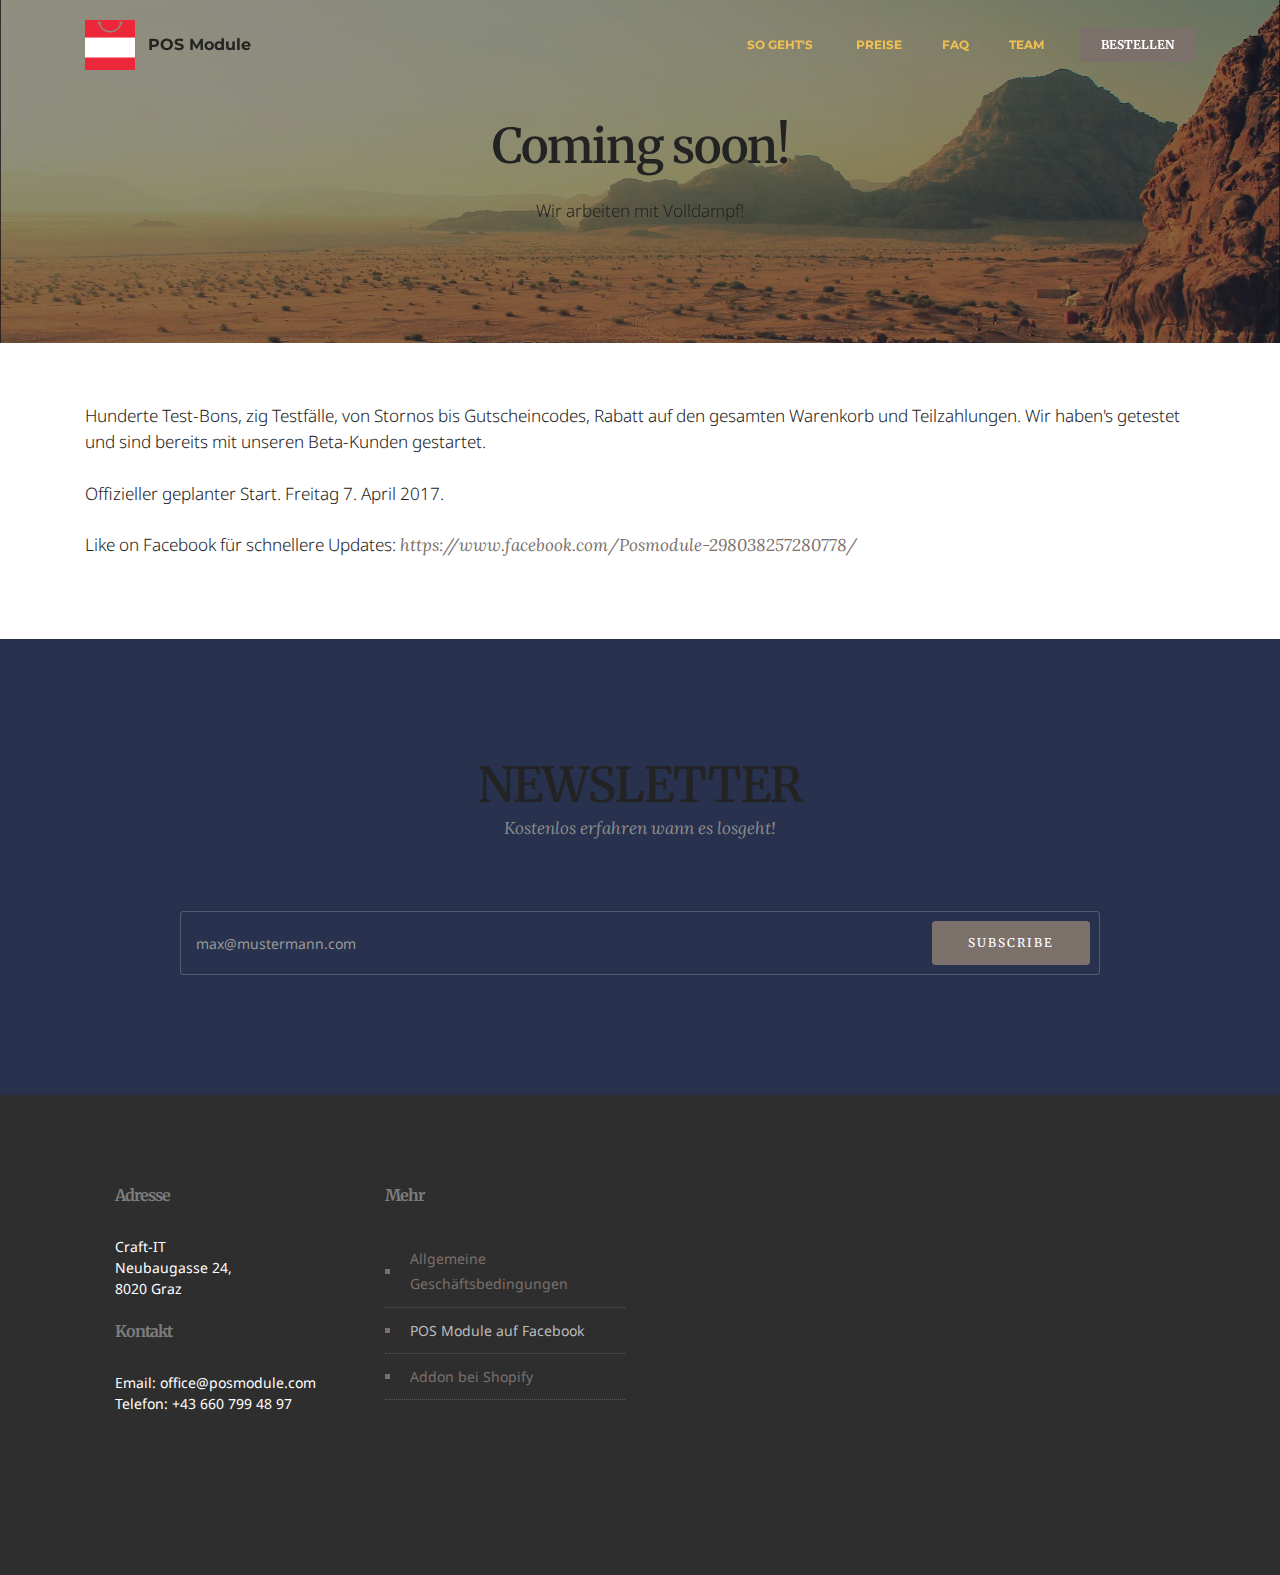
<file: comingsoon.html>
<!DOCTYPE html>
<html >
<head>
  <!-- Site made with Mobirise Website Builder v4.5.0, https://mobirise.com -->
  <meta charset="UTF-8">
  <meta http-equiv="X-UA-Compatible" content="IE=edge">
  <meta name="generator" content="Mobirise v4.5.0, mobirise.com">
  <meta name="viewport" content="width=device-width, initial-scale=1, minimum-scale=1">
  <meta name="description" content="POSModule gibt es bald!">
  <title>POSModule: Coming Soon</title>
  <link rel="stylesheet" href="https://fonts.googleapis.com/css?family=Lora:400,700,400italic,700italic&subset=latin">
  <link rel="stylesheet" href="https://fonts.googleapis.com/css?family=Raleway:100,100i,200,200i,300,300i,400,400i,500,500i,600,600i,700,700i,800,800i,900,900i">
  <link rel="stylesheet" href="assets/bootstrap-material-design-font/css/material.css">
  <link rel="stylesheet" href="https://fonts.googleapis.com/css?family=Montserrat:400,700">
  <link rel="stylesheet" href="assets/tether/tether.min.css">
  <link rel="stylesheet" href="assets/bootstrap/css/bootstrap.min.css">
  <link rel="stylesheet" href="assets/dropdown/css/style.css">
  <link rel="stylesheet" href="assets/theme/css/style.css">
  <link rel="stylesheet" href="assets/mobirise/css/mbr-additional.css" type="text/css">
  
  
  
</head>
<body>
<section id="ext_menu-s" data-rv-view="69">

    <nav class="navbar navbar-dropdown transparent navbar-fixed-top bg-color">
        <div class="container">

            <div class="mbr-table">
                <div class="mbr-table-cell">

                    <div class="navbar-brand">
                        <a href="index.html" class="navbar-logo"><img src="assets/images/icon-square-128x128.png" alt="Mobirise"></a>
                        <a class="navbar-caption" href="index.html">POS Module</a>
                    </div>

                </div>
                <div class="mbr-table-cell">

                    <button class="navbar-toggler pull-xs-right hidden-md-up" type="button" data-toggle="collapse" data-target="#exCollapsingNavbar">
                        <div class="hamburger-icon"></div>
                    </button>

                    <ul class="nav-dropdown collapse pull-xs-right nav navbar-nav navbar-toggleable-sm" id="exCollapsingNavbar"><li class="nav-item"><a class="nav-link link" href="https://mobirise.com/"></a></li><li class="nav-item"><a class="nav-link link" href="index.html#features3-f">SO GEHT'S</a></li><li class="nav-item"><a class="nav-link link" href="preise.html">&nbsp;PREISE</a></li><li class="nav-item"><a class="nav-link link" href="faq.html">FAQ</a></li><li class="nav-item"><a class="nav-link link" href="team.html">TEAM</a></li><li class="nav-item nav-btn"><a class="nav-link btn btn-primary" href="http://apps.shopify.com/posmodule">BESTELLEN</a></li></ul>
                    <button hidden="" class="navbar-toggler navbar-close" type="button" data-toggle="collapse" data-target="#exCollapsingNavbar">
                        <div class="close-icon"></div>
                    </button>

                </div>
            </div>

        </div>
    </nav>

</section>

<section class="engine"><a href="https://mobirise.co/h">how to make a website for free</a></section><section class="mbr-section article mbr-parallax-background mbr-after-navbar" id="msg-box8-u" data-rv-view="71" style="background-image: url(assets/images/desert.jpg); padding-top: 120px; padding-bottom: 120px;">

    <div class="mbr-overlay" style="opacity: 0.5; background-color: rgb(34, 34, 34);">
    </div>
    <div class="container">
        <div class="row">
            <div class="col-md-8 col-md-offset-2 text-xs-center">
                <h3 class="mbr-section-title display-2">Coming soon!</h3>
                <div class="lead"><p>Wir arbeiten mit Volldampf!</p></div>
                
            </div>
        </div>
    </div>

</section>

<section class="mbr-section article mbr-section__container" id="content1-v" data-rv-view="74" style="background-color: rgb(255, 255, 255); padding-top: 60px; padding-bottom: 80px;">

    <div class="container">
        <div class="row">
            <div class="col-xs-12 lead"><p>Hunderte Test-Bons, zig Testfälle, von Stornos bis Gutscheincodes, Rabatt auf den gesamten Warenkorb und Teilzahlungen. Wir haben's getestet und sind bereits mit unseren Beta-Kunden gestartet.&nbsp;</p><p><br></p><p>Offizieller geplanter Start. Freitag 7. April 2017.</p><p><br></p><p>Like on Facebook für schnellere Updates: <a href="https://www.facebook.com/Posmodule-298038257280778/" target="_blank">https://www.facebook.com/Posmodule-298038257280778/</a></p></div>
        </div>
    </div>

</section>

<section class="mbr-section form2" id="form2-w" data-rv-view="76" style="background-color: rgb(40, 50, 78); padding-top: 120px; padding-bottom: 120px;">
        
    <div class="mbr-section mbr-section__container mbr-section__container--middle">
        <div class="container">
            <div class="row">
                <div class="col-xs-12 text-xs-center">
                    <h3 class="mbr-section-title display-2">NEWSLETTER</h3>
                    <small class="mbr-section-subtitle">Kostenlos erfahren wann es losgeht!</small>
                </div>
            </div>
        </div>
    </div>
    <div class="mbr-section mbr-section-nopadding">
        <div class="container">
            <div class="row">
                <div class="col-xs-12 col-lg-10 col-lg-offset-1" data-form-type="formoid">
                    <div data-form-alert="true"><div hidden="" data-form-alert-success="true">Vielen Dank für das Ausfüllen.</div></div>
                    <form class="mbr-form" action="https://mobirise.com/" method="post" data-form-title="NEWSLETTER">
                        <input type="hidden" value="oMe339S1H35QQ7c3YbC05yDNvOZudKi6XMdF4rEYvyk/EcjFHTX7SiZBEGVPgOi5sA8cs2K8sAqp/8QleYFdt058pQLeiwxH0NUV2VOsEOQuriirYNgwYNk1NwwYHYFw" data-form-email="true">
                        <div class="mbr-subscribe mbr-subscribe-dark input-group">
                            <input type="email" class="form-control" name="email" required="" data-form-field="Email" placeholder="max@mustermann.com" id="form2-w-email">
                            <span class="input-group-btn"><button type="submit" class="btn btn-primary">SUBSCRIBE</button></span>
                        </div>
                    </form>
                </div>
            </div>
        </div>
    </div>
</section>

<section class="mbr-section mbr-section-md-padding mbr-footer footer2" id="contacts2-t" data-rv-view="82" style="background-color: rgb(46, 46, 46); padding-top: 90px; padding-bottom: 90px;">
    
    <div class="container">
        <div class="row">
            <div class="mbr-footer-content col-xs-12 col-md-3">
                <p><strong>Adresse</strong><br>Craft-IT<br>Neubaugasse 24,<br>8020 Graz<br><br><font color="#7c7c7c" face="Montserrat, sans-serif" size="3"><span style="letter-spacing: -1px; line-height: 20px;"><strong>Kontakt</strong></span></font><font color="#7c7c7c" face="Montserrat, sans-serif" size="3"><span style="letter-spacing: -1px; line-height: 20px;"><strong><br></strong></span></font><br>
Email: office@posmodule.com<br>Telefon: +43 660 799 48 97<br></p>
            </div>
            <div class="mbr-footer-content col-xs-12 col-md-3"><p class="mbr-contacts__text"><strong>Mehr</strong></p><ul><li><a href="agb.html">Allgemeine Geschäftsbedingungen</a></li><li>POS Module auf Facebook</li><li><a href="http://apps.shopify.com/posmodule" target="_blank">Addon bei Shopify</a></li><br></ul></div>
            <div class="col-xs-12 col-md-6">
                <div class="mbr-map"><iframe frameborder="0" style="border:0" src="https://www.google.com/maps/embed/v1/place?key=AIzaSyA0Dx_boXQiwvdz8sJHoYeZNVTdoWONYkU&amp;q=place_id:ChIJNUuTcpw1bkcRefWyN2qaTKQ" allowfullscreen=""></iframe></div>
            </div>
        </div>
    </div>
</section>


  <script src="assets/web/assets/jquery/jquery.min.js"></script>
  <script src="assets/tether/tether.min.js"></script>
  <script src="assets/bootstrap/js/bootstrap.min.js"></script>
  <script src="assets/smooth-scroll/smooth-scroll.js"></script>
  <script src="assets/dropdown/js/script.min.js"></script>
  <script src="assets/touch-swipe/jquery.touch-swipe.min.js"></script>
  <script src="assets/jarallax/jarallax.js"></script>
  <script src="assets/theme/js/script.js"></script>
  <script src="assets/formoid/formoid.min.js"></script>
  
  
 <div id="scrollToTop" class="scrollToTop mbr-arrow-up"><a style="text-align: center;"><i class="mbr-arrow-up-icon"></i></a></div>
  </body>
</html>
</file>
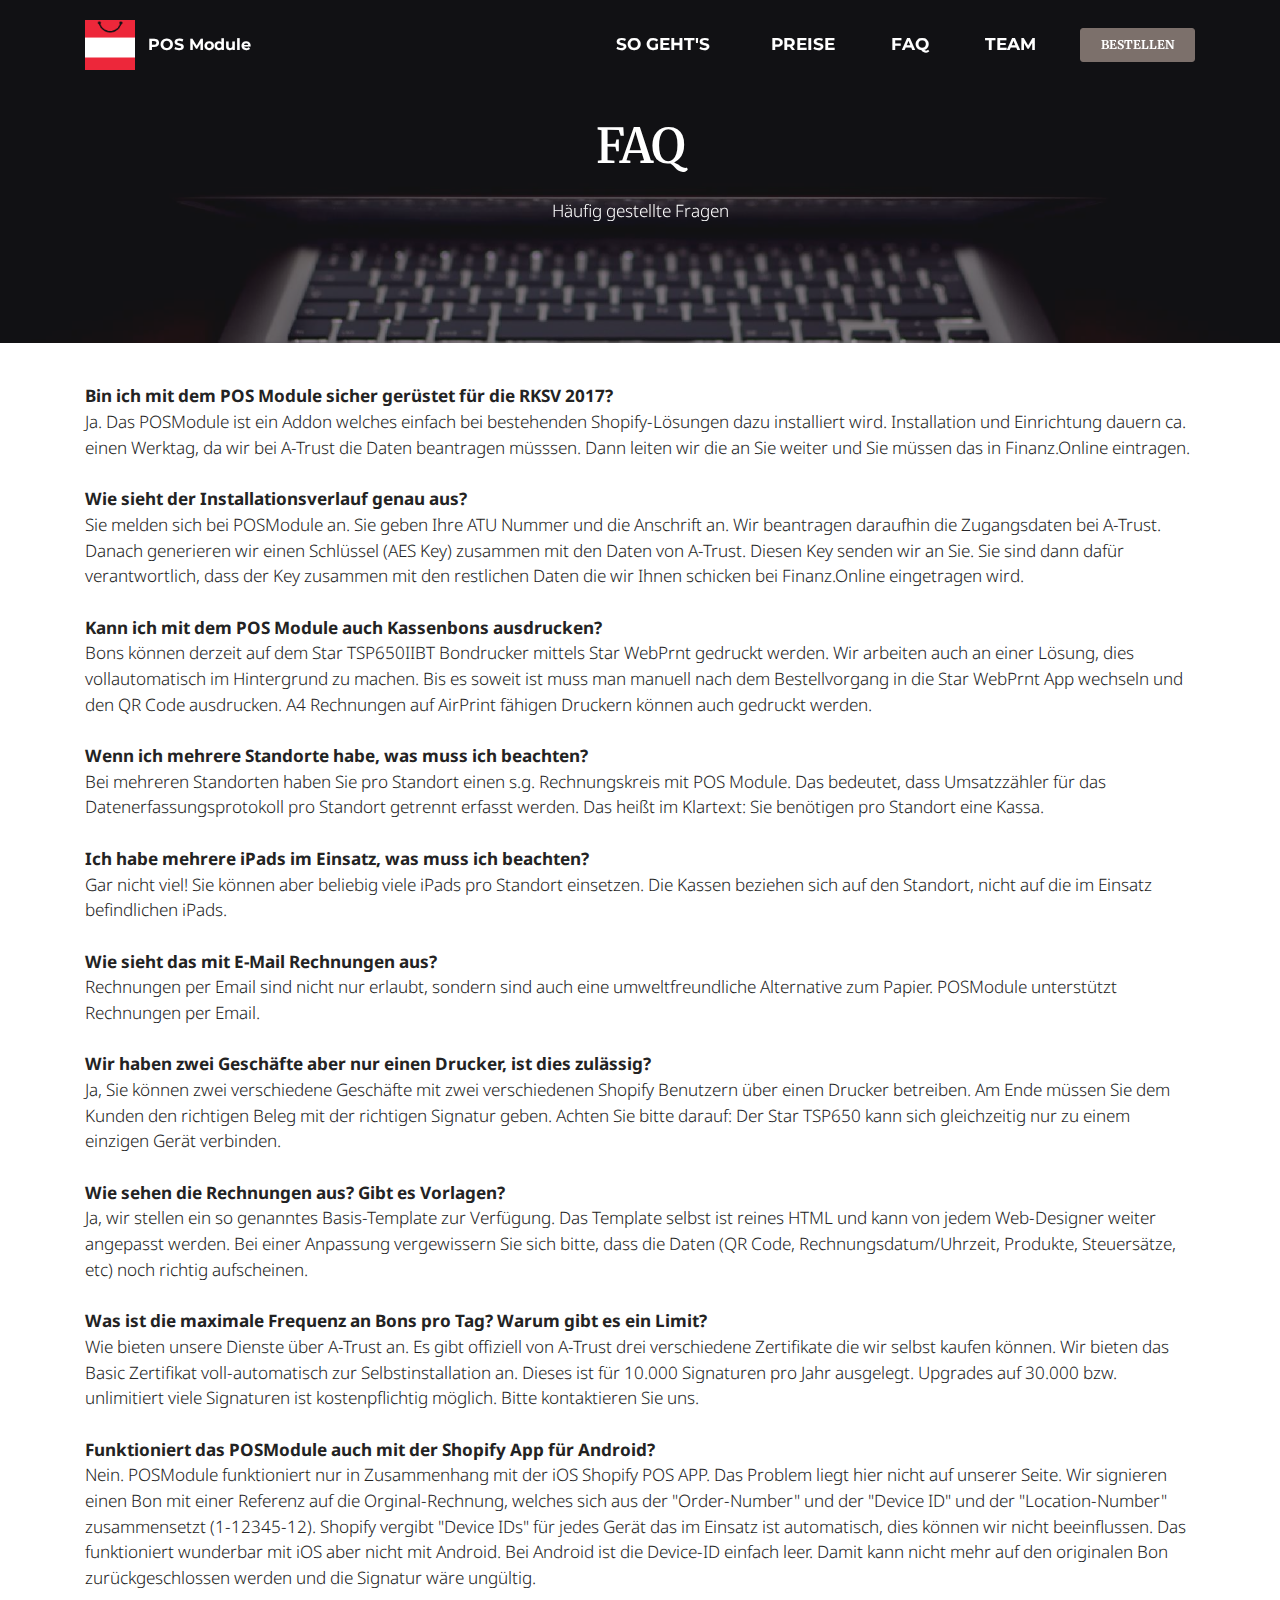
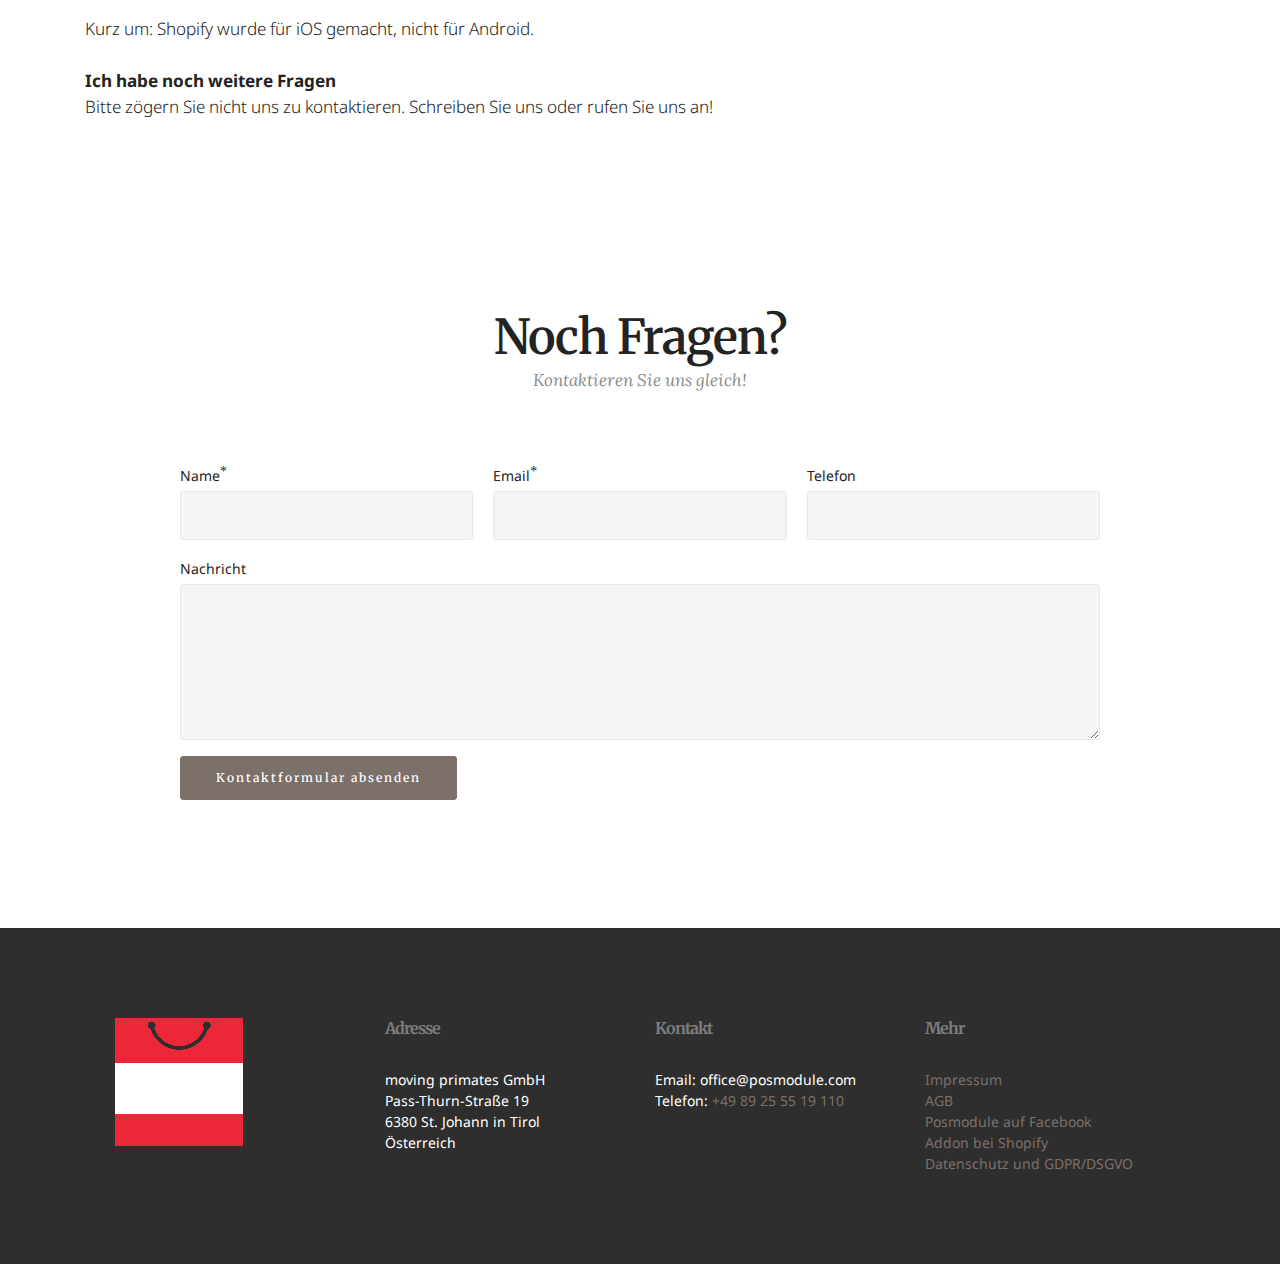
<file: faq.html>
<!DOCTYPE html>
<html >
<head>
  <!-- Site made with Mobirise Website Builder v4.9.5, https://mobirise.com -->
  <meta charset="UTF-8">
  <meta http-equiv="X-UA-Compatible" content="IE=edge">
  <meta name="generator" content="Mobirise v4.9.5, mobirise.com">
  <meta name="viewport" content="width=device-width, initial-scale=1, minimum-scale=1">
  <link rel="shortcut icon" href="assets/images/icon-square-128x128.png" type="image/x-icon">
  <meta name="description" content="Häufig gestellte Fragen über POS Module">
  <title>POSModule: Frequently Asked Questions</title>
  <link rel="stylesheet" href="https://fonts.googleapis.com/css?family=Montserrat:400,700">
  <link rel="stylesheet" href="https://fonts.googleapis.com/css?family=Raleway:100,100i,200,200i,300,300i,400,400i,500,500i,600,600i,700,700i,800,800i,900,900i">
  <link rel="stylesheet" href="https://fonts.googleapis.com/css?family=Lora:400,700,400italic,700italic&subset=latin">
  <link rel="stylesheet" href="assets/tether/tether.min.css">
  <link rel="stylesheet" href="assets/bootstrap/css/bootstrap.min.css">
  <link rel="stylesheet" href="assets/dropdown/css/style.css">
  <link rel="stylesheet" href="assets/theme/css/style.css">
  <link rel="stylesheet" href="assets/mobirise/css/mbr-additional.css" type="text/css">
  
  
  
</head>
<body>
  <section id="ext_menu-o" data-rv-view="77">

    <nav class="navbar navbar-dropdown transparent navbar-fixed-top bg-color">
        <div class="container">

            <div class="mbr-table">
                <div class="mbr-table-cell">

                    <div class="navbar-brand">
                        <a href="index.html" class="navbar-logo"><img src="assets/images/icon-square-128x128.png" alt="Mobirise"></a>
                        <a class="navbar-caption" href="index.html">POS Module</a>
                    </div>

                </div>
                <div class="mbr-table-cell">

                    <button class="navbar-toggler pull-xs-right hidden-md-up" type="button" data-toggle="collapse" data-target="#exCollapsingNavbar">
                        <div class="hamburger-icon"></div>
                    </button>

                    <ul class="nav-dropdown collapse pull-xs-right nav navbar-nav navbar-toggleable-sm" id="exCollapsingNavbar"><li class="nav-item"><a class="nav-link link" href="https://mobirise.com/"></a></li><li class="nav-item"><a class="nav-link link" href="index.html#features3-f">SO GEHT'S</a></li><li class="nav-item"><a class="nav-link link" href="preise.html">&nbsp;PREISE</a></li><li class="nav-item"><a class="nav-link link" href="faq.html">FAQ</a></li><li class="nav-item"><a class="nav-link link" href="team.html">TEAM</a></li><li class="nav-item nav-btn"><a class="nav-link btn btn-primary" href="http://apps.shopify.com/posmodule">BESTELLEN</a></li></ul>
                    <button hidden="" class="navbar-toggler navbar-close" type="button" data-toggle="collapse" data-target="#exCollapsingNavbar">
                        <div class="close-icon"></div>
                    </button>

                </div>
            </div>

        </div>
    </nav>

</section>

<section class="engine"><a href="https://mobirise.info/h">how to create your own web page</a></section><section class="mbr-section article mbr-parallax-background mbr-after-navbar" id="msg-box8-q" data-rv-view="79" style="background-image: url(assets/images/mbr-2000x1325.jpg); padding-top: 120px; padding-bottom: 120px;">

    <div class="mbr-overlay" style="opacity: 0.5; background-color: rgb(34, 34, 34);">
    </div>
    <div class="container">
        <div class="row">
            <div class="col-md-8 col-md-offset-2 text-xs-center">
                <h3 class="mbr-section-title display-2">FAQ</h3>
                <div class="lead"><p>Häufig gestellte Fragen</p></div>
                
            </div>
        </div>
    </div>

</section>

<section class="mbr-section article mbr-section__container" id="content1-r" data-rv-view="82" style="background-color: rgb(255, 255, 255); padding-top: 40px; padding-bottom: 20px;">

    <div class="container">
        <div class="row">
            <div class="col-xs-12 lead"><p><strong>Bin ich mit dem POS Module sicher gerüstet für die RKSV 2017?</strong></p><p>Ja. Das POSModule ist ein Addon welches einfach bei bestehenden Shopify-Lösungen dazu installiert wird. Installation und Einrichtung dauern ca. einen Werktag, da wir bei A-Trust die Daten beantragen müsssen. Dann leiten wir die an Sie weiter und Sie müssen das in Finanz.Online eintragen.</p><p><br></p><p><strong>Wie sieht der Installationsverlauf genau aus?</strong></p><p>Sie melden sich bei POSModule an. Sie geben Ihre ATU Nummer und die Anschrift an. Wir beantragen daraufhin die Zugangsdaten bei A-Trust. Danach generieren wir einen Schlüssel (AES Key) zusammen mit den Daten von A-Trust. Diesen Key senden wir an Sie. Sie sind dann dafür verantwortlich, dass der Key zusammen mit den restlichen Daten die wir Ihnen schicken bei Finanz.Online eingetragen wird.</p><p><br></p><p><strong>Kann ich mit dem POS Module auch Kassenbons ausdrucken?</strong></p><p>Bons können derzeit auf dem Star TSP650IIBT Bondrucker mittels Star WebPrnt gedruckt werden. Wir arbeiten auch an einer Lösung, dies vollautomatisch im Hintergrund zu machen. Bis es soweit ist muss man manuell nach dem Bestellvorgang in die Star WebPrnt App wechseln und den QR Code ausdrucken. A4 Rechnungen auf AirPrint fähigen Druckern können auch gedruckt werden.</p><p><br></p><p><strong>Wenn ich mehrere Standorte habe, was muss ich beachten?</strong></p><p>Bei mehreren Standorten haben Sie pro Standort einen s.g. Rechnungskreis mit POS Module. Das bedeutet, dass Umsatzzähler für das Datenerfassungsprotokoll pro Standort getrennt erfasst werden. Das heißt im Klartext: Sie benötigen pro Standort eine Kassa.&nbsp;</p><p><br></p><p><strong>Ich habe mehrere iPads im Einsatz, was muss ich beachten?</strong></p><p>Gar nicht viel! Sie können aber beliebig viele iPads pro Standort einsetzen. Die Kassen beziehen sich auf den Standort, nicht auf die im Einsatz befindlichen iPads.</p><p><br></p><p><strong>Wie sieht das mit E-Mail Rechnungen aus?</strong></p><p>Rechnungen per Email sind nicht nur erlaubt, sondern sind auch eine umweltfreundliche Alternative zum Papier. POSModule unterstützt Rechnungen per Email.&nbsp;</p><p><br></p><p><strong>Wir haben zwei Geschäfte aber nur einen Drucker, ist dies zulässig?</strong></p><p>Ja, Sie können zwei verschiedene Geschäfte mit zwei verschiedenen Shopify Benutzern über einen Drucker betreiben. Am Ende müssen Sie dem Kunden den richtigen Beleg mit der richtigen Signatur geben. Achten Sie bitte darauf: Der Star TSP650 kann sich gleichzeitig nur zu einem einzigen Gerät verbinden.</p><p><br></p><p><strong>Wie sehen die Rechnungen aus? Gibt es Vorlagen?</strong></p><p>Ja, wir stellen ein so genanntes Basis-Template zur Verfügung. Das Template selbst ist reines HTML und kann von jedem Web-Designer weiter angepasst werden. Bei einer Anpassung vergewissern Sie sich bitte, dass die Daten (QR Code, Rechnungsdatum/Uhrzeit, Produkte, Steuersätze, etc) noch richtig aufscheinen.</p><p><br></p><p><strong>Was ist die maximale Frequenz an Bons pro Tag? Warum gibt es ein Limit?</strong></p><p>Wie bieten unsere Dienste über A-Trust an. Es gibt offiziell von A-Trust drei verschiedene Zertifikate die wir selbst kaufen können. Wir bieten das Basic Zertifikat voll-automatisch zur Selbstinstallation an. Dieses ist für 10.000 Signaturen pro Jahr ausgelegt. Upgrades auf 30.000 bzw. unlimitiert viele Signaturen ist kostenpflichtig möglich. Bitte kontaktieren Sie uns.</p><p><br></p><p><strong>Funktioniert das POSModule auch mit der Shopify App für Android?</strong></p><p>Nein. POSModule funktioniert nur in Zusammenhang mit der iOS Shopify POS APP. Das Problem liegt hier nicht auf unserer Seite. Wir signieren einen Bon mit einer Referenz auf die Orginal-Rechnung, welches sich aus der "Order-Number" und der "Device ID" und der "Location-Number" zusammensetzt (1-12345-12). Shopify vergibt "Device IDs" für jedes Gerät das im Einsatz ist automatisch, dies können wir nicht beeinflussen. Das funktioniert wunderbar mit iOS aber nicht mit Android. Bei Android ist die Device-ID einfach leer. Damit kann nicht mehr auf den originalen Bon zurückgeschlossen werden und die Signatur wäre ungültig.&nbsp;</p><p><br></p><p>Kurz um: Shopify wurde für iOS gemacht, nicht für Android.</p><p><br></p><p><strong>Ich habe noch weitere Fragen</strong></p><p>Bitte zögern Sie nicht uns zu kontaktieren. Schreiben Sie uns oder rufen Sie uns an!</p><p><br></p><p><br></p></div>
        </div>
    </div>

</section>

<section class="mbr-section form1" id="form1-1c" data-rv-view="84" style="background-color: rgb(255, 255, 255); padding-top: 120px; padding-bottom: 120px;">
    
    <div class="mbr-section mbr-section__container mbr-section__container--middle">
        <div class="container">
            <div class="row">
                <div class="col-xs-12 text-xs-center">
                    <h3 class="mbr-section-title display-2">Noch Fragen?</h3>
                    <small class="mbr-section-subtitle">Kontaktieren Sie uns gleich!</small>
                </div>
            </div>
        </div>
    </div>
    <div class="mbr-section mbr-section-nopadding">
        <div class="container">
            <div class="row">
                <div class="col-xs-12 col-lg-10 col-lg-offset-1" data-form-type="formoid">


                    <div data-form-alert="true">
                        <div hidden="" data-form-alert-success="true" class="alert alert-form alert-success text-xs-center">Danke, wir melden uns in Kürze!</div>
                    </div>


                    <form action="https://mobirise.com/" method="post" data-form-title="Noch Fragen?">

                        <input type="hidden" value="4hJPFNdYnGvWDMYwt1nmYSMYIpFdfPHzxNk7mu2yJE5+oSqVcEofL+dY2sXM3A8bT1I/luE5WZh9NnPEiZQW34q18xDNHK2MatEOJOXsW3H/BXjuiFdoDBFMb3+hHdyu" data-form-email="true">

                        <div class="row row-sm-offset">

                            <div class="col-xs-12 col-md-4">
                                <div class="form-group">
                                    <label class="form-control-label" for="form1-1c-name">Name<span class="form-asterisk">*</span></label>
                                    <input type="text" class="form-control" name="name" required="" data-form-field="Name" id="form1-1c-name">
                                </div>
                            </div>

                            <div class="col-xs-12 col-md-4">
                                <div class="form-group">
                                    <label class="form-control-label" for="form1-1c-email">Email<span class="form-asterisk">*</span></label>
                                    <input type="email" class="form-control" name="email" required="" data-form-field="Email" id="form1-1c-email">
                                </div>
                            </div>

                            <div class="col-xs-12 col-md-4">
                                <div class="form-group">
                                    <label class="form-control-label" for="form1-1c-phone">Telefon</label>
                                    <input type="tel" class="form-control" name="phone" data-form-field="Phone" id="form1-1c-phone">
                                </div>
                            </div>

                        </div>

                        <div class="form-group">
                            <label class="form-control-label" for="form1-1c-message">Nachricht</label>
                            <textarea class="form-control" name="message" rows="7" data-form-field="Message" id="form1-1c-message"></textarea>
                        </div>

                        <div><button type="submit" class="btn btn-primary">Kontaktformular absenden</button></div>

                    </form>
                </div>
            </div>
        </div>
    </div>
</section>

<section class="mbr-section mbr-section-md-padding mbr-footer footer1" id="contacts1-1o" data-rv-view="93" style="background-color: rgb(46, 46, 46); padding-top: 90px; padding-bottom: 90px;">
    
    <div class="container">
        <div class="row">
            <div class="mbr-footer-content col-xs-12 col-md-3">
                <div><img src="assets/images/icon-square-128x128.png"></div>
            </div>
            <div class="mbr-footer-content col-xs-12 col-md-3">
                <p><strong>Adresse&nbsp;</strong><br>moving primates GmbH<br>Pass-Thurn-Straße 19<br>6380 St. Johann in Tirol<br>Österreich</p>
            </div>
            <div class="mbr-footer-content col-xs-12 col-md-3">
                <p><strong>Kontakt</strong><br>
Email: office@posmodule.com<br>
Telefon: <a href="tel:+4989255519110">+49 89 25 55 19 110</a><br><br></p>
            </div>
            <div class="mbr-footer-content col-xs-12 col-md-3">
                <p><strong>Mehr</strong><br><a href="impressum.html">Impressum</a><br><a class="text-primary" href="agb.html">AGB</a><br><a href="https://www.facebook.com/posmodule" target="_blank">Posmodule auf Facebook</a><br><a href="http://apps.shopify.com/posmodule">Addon bei Shopify</a><br><a href="assets/files/DSGVO%20Posmodule.pdf">Datenschutz und GDPR/DSGVO</a></p>
            </div>

        </div>
    </div>
</section>


  <script src="assets/web/assets/jquery/jquery.min.js"></script>
  <script src="assets/tether/tether.min.js"></script>
  <script src="assets/bootstrap/js/bootstrap.min.js"></script>
  <script src="assets/smooth-scroll/smooth-scroll.js"></script>
  <script src="assets/dropdown/js/script.min.js"></script>
  <script src="assets/touch-swipe/jquery.touch-swipe.min.js"></script>
  <script src="assets/jarallax/jarallax.js"></script>
  <script src="assets/theme/js/script.js"></script>
  <script src="assets/formoid/formoid.min.js"></script>
  
  
 <div id="scrollToTop" class="scrollToTop mbr-arrow-up"><a style="text-align: center;"><i class="mbr-arrow-up-icon mbr-arrow-up-icon-cm cm-icon cm-icon-smallarrow-up"></i></a></div>
  </body>
</html>
</file>
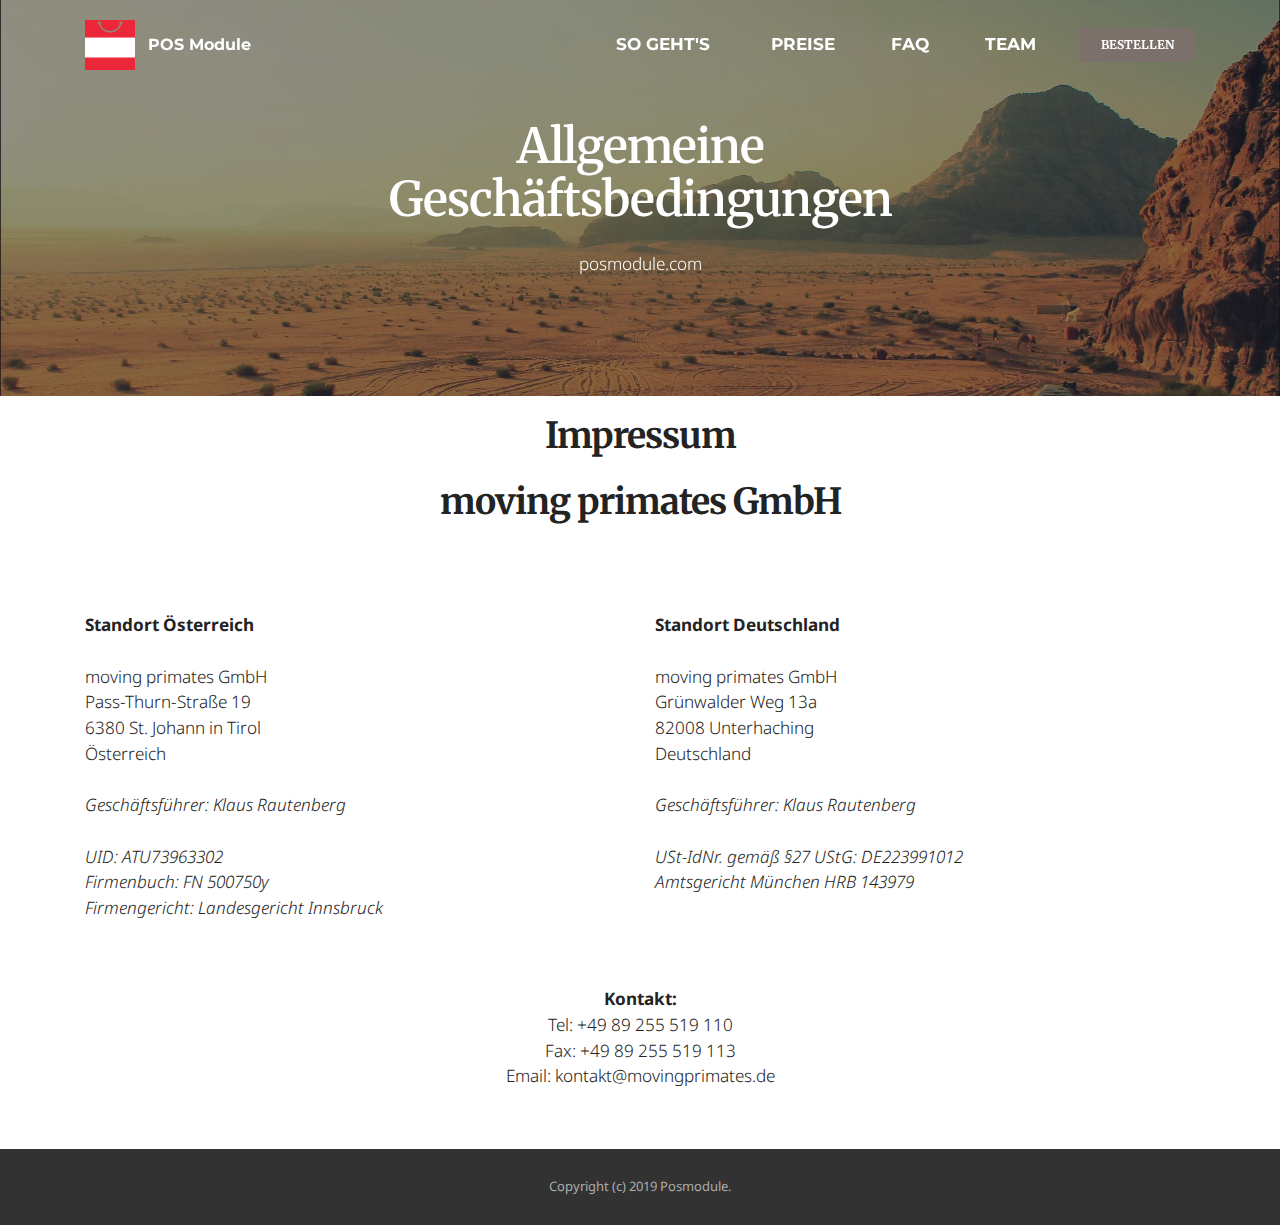
<file: impressum.html>
<!DOCTYPE html>
<html >
<head>
  <!-- Site made with Mobirise Website Builder v4.9.5, https://mobirise.com -->
  <meta charset="UTF-8">
  <meta http-equiv="X-UA-Compatible" content="IE=edge">
  <meta name="generator" content="Mobirise v4.9.5, mobirise.com">
  <meta name="viewport" content="width=device-width, initial-scale=1, minimum-scale=1">
  <link rel="shortcut icon" href="assets/images/icon-square-128x128.png" type="image/x-icon">
  <meta name="description" content="Impresum Posmodule.com">
  <title>POSModule: Impressum</title>
  <link rel="stylesheet" href="https://fonts.googleapis.com/css?family=Montserrat:400,700">
  <link rel="stylesheet" href="https://fonts.googleapis.com/css?family=Raleway:100,100i,200,200i,300,300i,400,400i,500,500i,600,600i,700,700i,800,800i,900,900i">
  <link rel="stylesheet" href="https://fonts.googleapis.com/css?family=Lora:400,700,400italic,700italic&subset=latin">
  <link rel="stylesheet" href="assets/tether/tether.min.css">
  <link rel="stylesheet" href="assets/bootstrap/css/bootstrap.min.css">
  <link rel="stylesheet" href="assets/dropdown/css/style.css">
  <link rel="stylesheet" href="assets/theme/css/style.css">
  <link rel="stylesheet" href="assets/mobirise/css/mbr-additional.css" type="text/css">
  
  
  
</head>
<body>
  <section id="ext_menu-x" data-rv-view="145">

    <nav class="navbar navbar-dropdown transparent navbar-fixed-top bg-color">
        <div class="container">

            <div class="mbr-table">
                <div class="mbr-table-cell">

                    <div class="navbar-brand">
                        <a href="index.html" class="navbar-logo"><img src="assets/images/icon-square-128x128.png" alt="Mobirise"></a>
                        <a class="navbar-caption" href="index.html">POS Module</a>
                    </div>

                </div>
                <div class="mbr-table-cell">

                    <button class="navbar-toggler pull-xs-right hidden-md-up" type="button" data-toggle="collapse" data-target="#exCollapsingNavbar">
                        <div class="hamburger-icon"></div>
                    </button>

                    <ul class="nav-dropdown collapse pull-xs-right nav navbar-nav navbar-toggleable-sm" id="exCollapsingNavbar"><li class="nav-item"><a class="nav-link link" href="https://mobirise.com/"></a></li><li class="nav-item"><a class="nav-link link" href="index.html#features3-f">SO GEHT'S</a></li><li class="nav-item"><a class="nav-link link" href="preise.html">&nbsp;PREISE</a></li><li class="nav-item"><a class="nav-link link" href="faq.html">FAQ</a></li><li class="nav-item"><a class="nav-link link" href="team.html">TEAM</a></li><li class="nav-item nav-btn"><a class="nav-link btn btn-primary" href="http://apps.shopify.com/posmodule">BESTELLEN</a></li></ul>
                    <button hidden="" class="navbar-toggler navbar-close" type="button" data-toggle="collapse" data-target="#exCollapsingNavbar">
                        <div class="close-icon"></div>
                    </button>

                </div>
            </div>

        </div>
    </nav>

</section>

<section class="engine"><a href="https://mobirise.info/a">online website builder</a></section><section class="mbr-section article mbr-parallax-background mbr-after-navbar" id="msg-box8-3" data-rv-view="147" style="background-image: url(assets/images/desert.jpg); padding-top: 120px; padding-bottom: 120px;">

    <div class="mbr-overlay" style="opacity: 0.5; background-color: rgb(34, 34, 34);">
    </div>
    <div class="container">
        <div class="row">
            <div class="col-md-8 col-md-offset-2 text-xs-center">
                <h3 class="mbr-section-title display-2">Allgemeine Geschäftsbedingungen</h3>
                <div class="lead"><p>posmodule.com</p></div>
                
            </div>
        </div>
    </div>

</section>

<section class="mbr-section article mbr-section__container" id="content1-4" data-rv-view="150" style="background-color: rgb(255, 255, 255); padding-top: 20px; padding-bottom: 20px;">

    <div class="container">
        <div class="row">
            <div class="col-xs-12 lead"><h1><strong>Impressum</strong></h1><h1><strong>moving primates GmbH</strong></h1><p><br></p></div>
        </div>
    </div>

</section>

<section class="mbr-section article mbr-section__container" id="content6-1u" data-rv-view="154" style="background-color: rgb(255, 255, 255); padding-top: 20px; padding-bottom: 20px;">

    <div class="container">
        <div class="row">
            <div class="col-xs-12 col-md-6 lead"><p><strong>Standort</strong><span style="font-size: 1.07rem;"> </span><strong>Österreich</strong><br></p><p><br></p><p>moving primates GmbH</p><p>Pass-Thurn-Straße 19</p><p>6380 St. Johann in Tirol</p><p>Österreich</p><p><br></p><p><em>Geschäftsführer: Klaus Rautenberg</em></p><p><em><br></em></p><p><em>UID: ATU73963302</em></p><p><em>Firmenbuch: FN 500750y</em></p><p><em>Firmengericht: Landesgericht Innsbruck</em></p><p><br></p></div>
            <div class="col-xs-12 col-md-6 lead"><p><strong>Standort Deutschland</strong></p><p><br></p><p>moving primates GmbH</p><p>Grünwalder Weg 13a</p><p>82008 Unterhaching</p><p>Deutschland</p><p><br></p><p><em>Geschäftsführer: Klaus Rautenberg</em></p><p><em><br></em></p><p><em>USt-IdNr. gemäß §27 UStG: DE223991012</em></p><p><em>Amtsgericht München HRB 143979</em></p></div>
        </div>
    </div>

</section>

<section class="mbr-section article mbr-section__container" id="content1-1v" data-rv-view="156" style="background-color: rgb(255, 255, 255); padding-top: 20px; padding-bottom: 60px;">

    <div class="container">
        <div class="row">
            <div class="col-xs-12 lead"><p><strong>Kontakt:</strong></p><p>Tel: +49 89 255 519 110</p><p>Fax: +49 89 255 519 113</p><p>Email: kontakt@movingprimates.de</p></div>
        </div>
    </div>

</section>

<footer class="mbr-small-footer mbr-section mbr-section-nopadding" id="footer1-1" data-rv-view="143" style="background-color: rgb(50, 50, 50); padding-top: 1.75rem; padding-bottom: 1.75rem;">
    
    <div class="container text-xs-center">
        <p>Copyright (c) 2019 Posmodule.</p>
    </div>
</footer>


  <script src="assets/web/assets/jquery/jquery.min.js"></script>
  <script src="assets/tether/tether.min.js"></script>
  <script src="assets/bootstrap/js/bootstrap.min.js"></script>
  <script src="assets/smooth-scroll/smooth-scroll.js"></script>
  <script src="assets/dropdown/js/script.min.js"></script>
  <script src="assets/touch-swipe/jquery.touch-swipe.min.js"></script>
  <script src="assets/jarallax/jarallax.js"></script>
  <script src="assets/theme/js/script.js"></script>
  
  
 <div id="scrollToTop" class="scrollToTop mbr-arrow-up"><a style="text-align: center;"><i class="mbr-arrow-up-icon mbr-arrow-up-icon-cm cm-icon cm-icon-smallarrow-up"></i></a></div>
  </body>
</html>
</file>
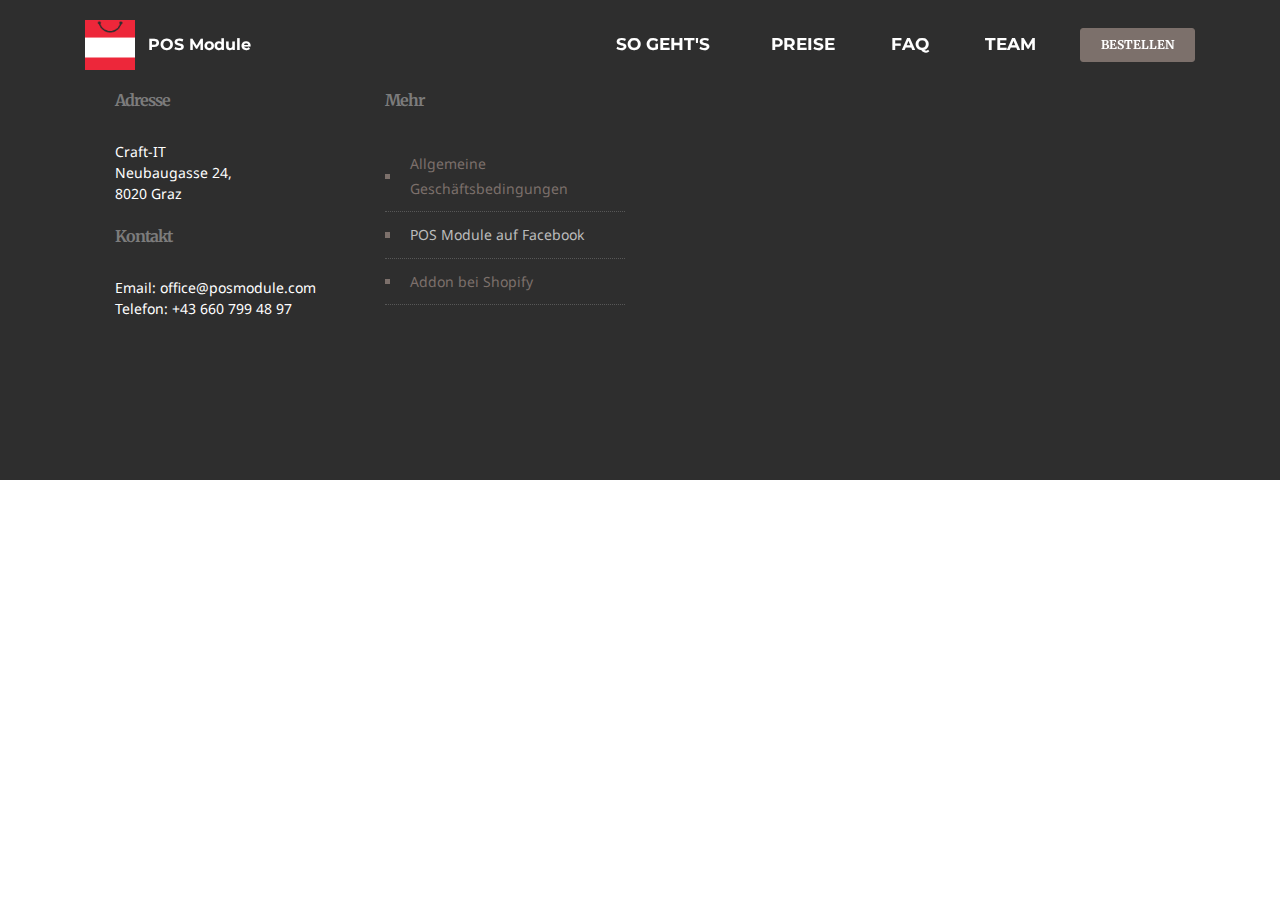
<file: page6.html>
<!DOCTYPE html>
<html >
<head>
  <!-- Site made with Mobirise Website Builder v4.9.5, https://mobirise.com -->
  <meta charset="UTF-8">
  <meta http-equiv="X-UA-Compatible" content="IE=edge">
  <meta name="generator" content="Mobirise v4.9.5, mobirise.com">
  <meta name="viewport" content="width=device-width, initial-scale=1, minimum-scale=1">
  <link rel="shortcut icon" href="assets/images/icon-square-128x128.png" type="image/x-icon">
  <meta name="description" content="Web Maker Description">
  <title>Web Maker Title</title>
  <link rel="stylesheet" href="https://fonts.googleapis.com/css?family=Lora:400,700,400italic,700italic&subset=latin">
  <link rel="stylesheet" href="https://fonts.googleapis.com/css?family=Montserrat:400,700">
  <link rel="stylesheet" href="https://fonts.googleapis.com/css?family=Raleway:100,100i,200,200i,300,300i,400,400i,500,500i,600,600i,700,700i,800,800i,900,900i">
  <link rel="stylesheet" href="assets/tether/tether.min.css">
  <link rel="stylesheet" href="assets/bootstrap/css/bootstrap.min.css">
  <link rel="stylesheet" href="assets/dropdown/css/style.css">
  <link rel="stylesheet" href="assets/theme/css/style.css">
  <link rel="stylesheet" href="assets/mobirise/css/mbr-additional.css" type="text/css">
  
  
  
</head>
<body>
  <section id="ext_menu-1k" data-rv-view="115">

    <nav class="navbar navbar-dropdown transparent navbar-fixed-top bg-color">
        <div class="container">

            <div class="mbr-table">
                <div class="mbr-table-cell">

                    <div class="navbar-brand">
                        <a href="index.html" class="navbar-logo"><img src="assets/images/icon-square-128x128.png" alt="Mobirise"></a>
                        <a class="navbar-caption" href="index.html">POS Module</a>
                    </div>

                </div>
                <div class="mbr-table-cell">

                    <button class="navbar-toggler pull-xs-right hidden-md-up" type="button" data-toggle="collapse" data-target="#exCollapsingNavbar">
                        <div class="hamburger-icon"></div>
                    </button>

                    <ul class="nav-dropdown collapse pull-xs-right nav navbar-nav navbar-toggleable-sm" id="exCollapsingNavbar"><li class="nav-item"><a class="nav-link link" href="https://mobirise.com/"></a></li><li class="nav-item"><a class="nav-link link" href="index.html#features3-f">SO GEHT'S</a></li><li class="nav-item"><a class="nav-link link" href="preise.html">&nbsp;PREISE</a></li><li class="nav-item"><a class="nav-link link" href="faq.html">FAQ</a></li><li class="nav-item"><a class="nav-link link" href="team.html">TEAM</a></li><li class="nav-item nav-btn"><a class="nav-link btn btn-primary" href="http://apps.shopify.com/posmodule">BESTELLEN</a></li></ul>
                    <button hidden="" class="navbar-toggler navbar-close" type="button" data-toggle="collapse" data-target="#exCollapsingNavbar">
                        <div class="close-icon"></div>
                    </button>

                </div>
            </div>

        </div>
    </nav>

</section>

<section class="engine"><a href="https://mobirise.info/w">free html5 templates</a></section><section class="mbr-section mbr-section-md-padding mbr-footer footer2 mbr-after-navbar" id="contacts2-1l" data-rv-view="117" style="background-color: rgb(46, 46, 46); padding-top: 90px; padding-bottom: 90px;">
    
    <div class="container">
        <div class="row">
            <div class="mbr-footer-content col-xs-12 col-md-3">
                <p><strong>Adresse</strong><br>Craft-IT<br>Neubaugasse 24,<br>8020 Graz<br><br><font color="#7c7c7c" face="Montserrat, sans-serif" size="3"><span style="letter-spacing: -1px; line-height: 20px;"><strong>Kontakt</strong></span></font><font color="#7c7c7c" face="Montserrat, sans-serif" size="3"><span style="letter-spacing: -1px; line-height: 20px;"><strong><br></strong></span></font><br>
Email: office@posmodule.com<br>Telefon: +43 660 799 48 97<br></p>
            </div>
            <div class="mbr-footer-content col-xs-12 col-md-3"><p class="mbr-contacts__text"><strong>Mehr</strong></p><ul><li><a href="agb.html">Allgemeine Geschäftsbedingungen</a></li><li>POS Module auf Facebook</li><li><a href="http://apps.shopify.com/posmodule" target="_blank">Addon bei Shopify</a></li><br></ul></div>
            <div class="col-xs-12 col-md-6">
                <div class="mbr-map"><iframe frameborder="0" style="border:0" src="https://www.google.com/maps/embed/v1/place?key=AIzaSyAEIpgj38KyLFELm2bK9Y7krBkz1K-cMq8&amp;q=place_id:ChIJNUuTcpw1bkcRefWyN2qaTKQ" allowfullscreen=""></iframe></div>
            </div>
        </div>
    </div>
</section>


  <script src="assets/web/assets/jquery/jquery.min.js"></script>
  <script src="assets/tether/tether.min.js"></script>
  <script src="assets/bootstrap/js/bootstrap.min.js"></script>
  <script src="assets/smooth-scroll/smooth-scroll.js"></script>
  <script src="assets/dropdown/js/script.min.js"></script>
  <script src="assets/touch-swipe/jquery.touch-swipe.min.js"></script>
  <script src="assets/theme/js/script.js"></script>
  
  
 <div id="scrollToTop" class="scrollToTop mbr-arrow-up"><a style="text-align: center;"><i class="mbr-arrow-up-icon mbr-arrow-up-icon-cm cm-icon cm-icon-smallarrow-up"></i></a></div>
  </body>
</html>
</file>
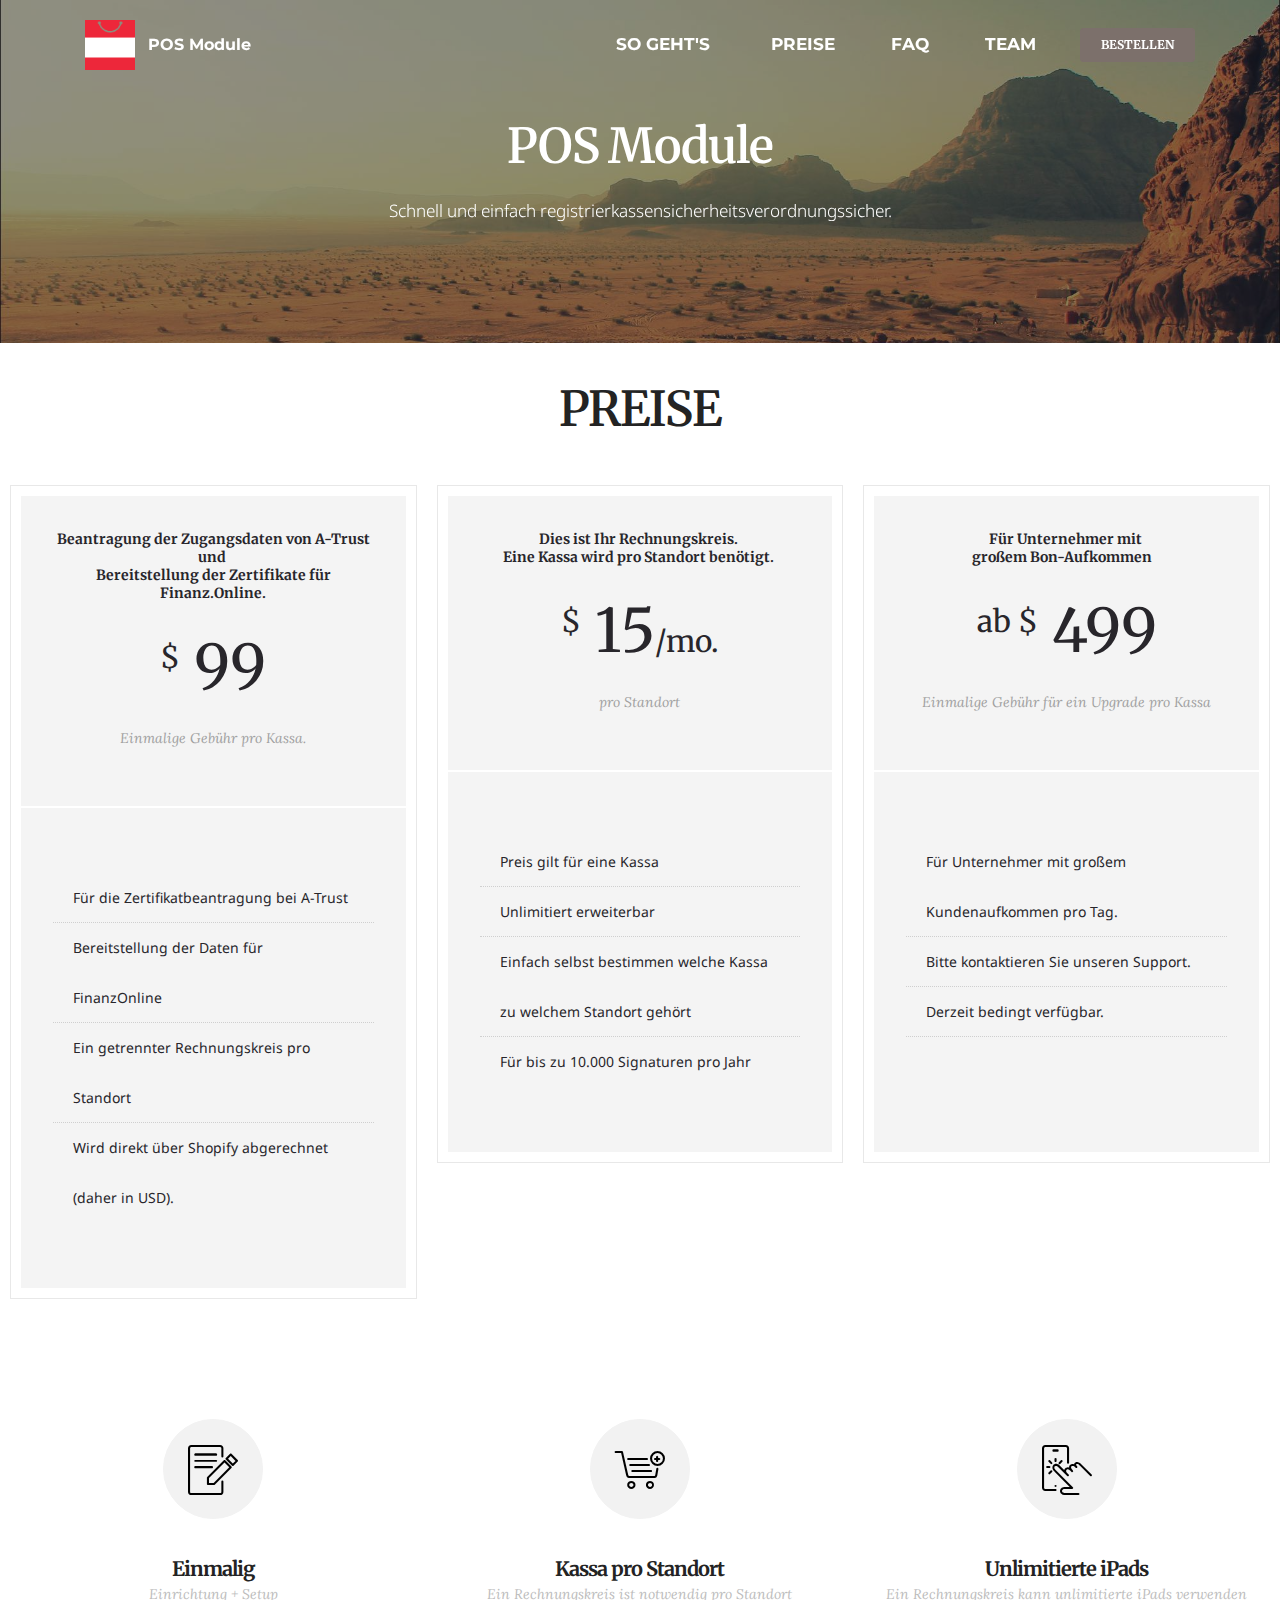
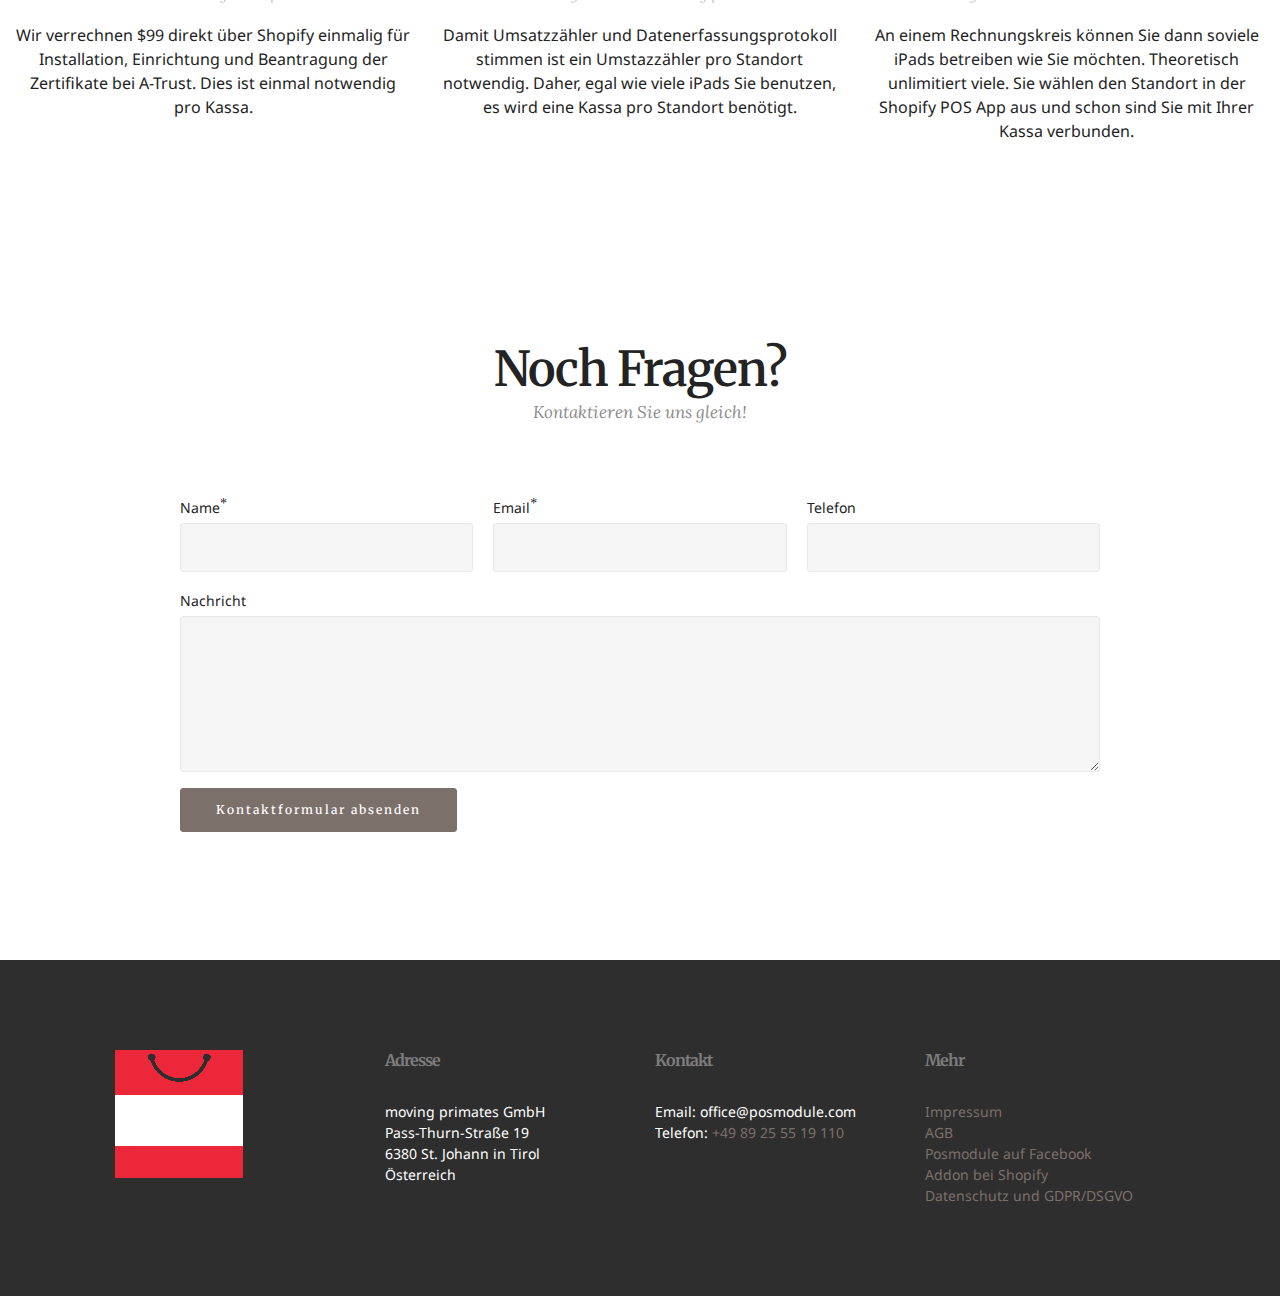
<file: preise.html>
<!DOCTYPE html>
<html >
<head>
  <!-- Site made with Mobirise Website Builder v4.9.5, https://mobirise.com -->
  <meta charset="UTF-8">
  <meta http-equiv="X-UA-Compatible" content="IE=edge">
  <meta name="generator" content="Mobirise v4.9.5, mobirise.com">
  <meta name="viewport" content="width=device-width, initial-scale=1, minimum-scale=1">
  <link rel="shortcut icon" href="assets/images/icon-square-128x128.png" type="image/x-icon">
  <meta name="description" content="Preise vom POS Module">
  <title>POSModule: Preise</title>
  <link rel="stylesheet" href="https://fonts.googleapis.com/css?family=Montserrat:400,700">
  <link rel="stylesheet" href="https://fonts.googleapis.com/css?family=Raleway:100,100i,200,200i,300,300i,400,400i,500,500i,600,600i,700,700i,800,800i,900,900i">
  <link rel="stylesheet" href="assets/et-line-font-plugin/style.css">
  <link rel="stylesheet" href="https://fonts.googleapis.com/css?family=Lora:400,700,400italic,700italic&subset=latin">
  <link rel="stylesheet" href="assets/web/assets/mobirise-icons/mobirise-icons.css">
  <link rel="stylesheet" href="assets/tether/tether.min.css">
  <link rel="stylesheet" href="assets/bootstrap/css/bootstrap.min.css">
  <link rel="stylesheet" href="assets/dropdown/css/style.css">
  <link rel="stylesheet" href="assets/theme/css/style.css">
  <link rel="stylesheet" href="assets/mobirise/css/mbr-additional.css" type="text/css">
  
  
  
</head>
<body>
  <section id="ext_menu-g" data-rv-view="55">

    <nav class="navbar navbar-dropdown transparent navbar-fixed-top bg-color">
        <div class="container">

            <div class="mbr-table">
                <div class="mbr-table-cell">

                    <div class="navbar-brand">
                        <a href="index.html" class="navbar-logo"><img src="assets/images/icon-square-128x128.png" alt="Mobirise"></a>
                        <a class="navbar-caption" href="index.html">POS Module</a>
                    </div>

                </div>
                <div class="mbr-table-cell">

                    <button class="navbar-toggler pull-xs-right hidden-md-up" type="button" data-toggle="collapse" data-target="#exCollapsingNavbar">
                        <div class="hamburger-icon"></div>
                    </button>

                    <ul class="nav-dropdown collapse pull-xs-right nav navbar-nav navbar-toggleable-sm" id="exCollapsingNavbar"><li class="nav-item"><a class="nav-link link" href="https://mobirise.com/"></a></li><li class="nav-item"><a class="nav-link link" href="index.html#features3-f">SO GEHT'S</a></li><li class="nav-item"><a class="nav-link link" href="preise.html">&nbsp;PREISE</a></li><li class="nav-item"><a class="nav-link link" href="faq.html">FAQ</a></li><li class="nav-item"><a class="nav-link link" href="team.html">TEAM</a></li><li class="nav-item nav-btn"><a class="nav-link btn btn-primary" href="http://apps.shopify.com/posmodule">BESTELLEN</a></li></ul>
                    <button hidden="" class="navbar-toggler navbar-close" type="button" data-toggle="collapse" data-target="#exCollapsingNavbar">
                        <div class="close-icon"></div>
                    </button>

                </div>
            </div>

        </div>
    </nav>

</section>

<section class="engine"><a href="https://mobirise.info/g">how to build your own site</a></section><section class="mbr-section article mbr-parallax-background mbr-after-navbar" id="msg-box8-n" data-rv-view="57" style="background-image: url(assets/images/desert.jpg); padding-top: 120px; padding-bottom: 120px;">

    <div class="mbr-overlay" style="opacity: 0.5; background-color: rgb(34, 34, 34);">
    </div>
    <div class="container">
        <div class="row">
            <div class="col-md-8 col-md-offset-2 text-xs-center">
                <h3 class="mbr-section-title display-2">POS Module</h3>
                <div class="lead"><p>Schnell und einfach <span style="font-size: 1.07rem; line-height: 1.5;">registrierkassensicherheitsverordnungssicher.</span></p></div>
                
            </div>
        </div>
    </div>

</section>

<section class="mbr-section" id="pricing-table2-1q" data-rv-view="60" style="background-color: rgb(255, 255, 255); padding-top: 40px; padding-bottom: 40px;">

    

    <div class="mbr-section mbr-section__container mbr-section__container--middle">
      <div class="container">
          <div class="row">
              <div class="col-xs-12 text-xs-center">
                  <h3 class="mbr-section-title display-2">PREISE</h3>
                  <small class="mbr-section-subtitle"></small>
              </div>
          </div>
      </div>
    </div>

    <div class="mbr-section mbr-section-nopadding mbr-price-table">
      <div class="row">
            <div class="col-xs-12 col-md-6 col-xl-4">
                <div class="mbr-plan card text-xs-center">
                    <div class="mbr-plan-header card-block">
                      
                      <div class="card-title">
                        <h3 class="mbr-plan-title">Beantragung der Zugangsdaten von A-Trust und&nbsp;<div>Bereitstellung der Zertifikate für Finanz.Online.</div></h3>
                        <small class="mbr-plan-subtitle"></small>
                      </div>
                      <div class="card-text">
                          <div class="mbr-price">
                            <span class="mbr-price-value">$</span>
                            <span class="mbr-price-figure">99</span><small class="mbr-price-term"></small>
                          </div>
                          <small class="mbr-plan-price-desc">Einmalige Gebühr pro Kassa.</small>
                      </div>
                    </div>
                    <div class="mbr-plan-body card-block">
                      <div class="mbr-plan-list"><ul class="list-group list-group-flush"><li class="list-group-item">Für die Zertifikatbeantragung bei A-Trust</li><li class="list-group-item">Bereitstellung der Daten für FinanzOnline</li><li class="list-group-item">Ein getrennter Rechnungskreis pro Standort</li><li class="list-group-item">Wird direkt über Shopify abgerechnet (daher in USD).</li></ul></div>
                      
                    </div>
                </div>
            </div>
            <div class="col-xs-12 col-md-6 col-xl-4">
                <div class="mbr-plan card text-xs-center">
                    <div class="mbr-plan-header card-block">
                      
                      <div class="card-title">
                        <h3 class="mbr-plan-title">Dies ist Ihr Rechnungskreis.&nbsp;<div>Eine Kassa wird pro Standort benötigt.&nbsp;</div></h3>
                        <small class="mbr-plan-subtitle"></small>
                      </div>
                      <div class="card-text">
                          <div class="mbr-price">
                            <span class="mbr-price-value">$</span>
                            <span class="mbr-price-figure">15</span><small class="mbr-price-term">/mo.</small>
                          </div>
                          <small class="mbr-plan-price-desc">pro Standort</small>
                      </div>
                    </div>
                    <div class="mbr-plan-body card-block">
                      <div class="mbr-plan-list"><ul class="list-group list-group-flush"><li class="list-group-item">Preis gilt für eine Kassa</li><li class="list-group-item">Unlimitiert erweiterbar</li><li class="list-group-item">Einfach selbst bestimmen welche Kassa zu welchem Standort gehört</li><li class="list-group-item">Für bis zu 10.000 Signaturen pro Jahr</li></ul></div>
                      
                    </div>
                </div>
            </div>
            <div class="col-xs-12 col-md-6 col-xl-4">
                <div class="mbr-plan card text-xs-center">
                    <div class="mbr-plan-header card-block">
                      
                      <div class="card-title">
                        <h3 class="mbr-plan-title">Für Unternehmer mit&nbsp;<div>großem Bon-Aufkommen &nbsp;&nbsp;</div></h3>
                        <small class="mbr-plan-subtitle"></small>
                      </div>
                      <div class="card-text">
                          <div class="mbr-price">
                            <span class="mbr-price-value">ab $</span>
                            <span class="mbr-price-figure">499</span><small class="mbr-price-term"></small>
                          </div>
                          <small class="mbr-plan-price-desc">Einmalige Gebühr für ein Upgrade pro Kassa</small>
                      </div>
                    </div>
                    <div class="mbr-plan-body card-block">
                      <div class="mbr-plan-list"><ul class="list-group list-group-flush"><li class="list-group-item">Für Unternehmer mit großem Kundenaufkommen pro Tag.</li><li class="list-group-item">Bitte kontaktieren Sie unseren Support.</li><li class="list-group-item">Derzeit bedingt verfügbar.</li><li class="list-group-item"><br></li></ul></div>
                      
                    </div>
                </div>
            </div>
            
          </div>
    </div>

</section>

<section class="mbr-cards mbr-section mbr-section-nopadding" id="features4-k" data-rv-view="63" style="background-color: rgb(255, 255, 255);">

    

    <div class="mbr-cards-row row">
        <div class="mbr-cards-col col-xs-12 col-lg-4" style="padding-top: 80px; padding-bottom: 80px;">
            <div class="container">
                <div class="card cart-block">
                    <div class="card-img iconbox"><span class="mbri-edit mbr-iconfont mbr-iconfont-features4" style="color: rgb(0, 0, 0);"></span></div>
                    <div class="card-block">
                        <h4 class="card-title">Einmalig</h4>
                        <h5 class="card-subtitle">Einrichtung + Setup</h5>
                        <p class="card-text">Wir verrechnen $99 direkt über Shopify einmalig für Installation, Einrichtung und Beantragung der Zertifikate bei A-Trust. Dies ist einmal notwendig pro Kassa.</p>
                        
                    </div>
                </div>
            </div>
        </div>
        <div class="mbr-cards-col col-xs-12 col-lg-4" style="padding-top: 80px; padding-bottom: 80px;">
            <div class="container">
                <div class="card cart-block">
                    <div class="card-img iconbox"><span class="mbri-cart-add mbr-iconfont mbr-iconfont-features4" style="color: rgb(0, 0, 0);"></span></div>
                    <div class="card-block">
                        <h4 class="card-title">Kassa pro Standort</h4>
                        <h5 class="card-subtitle">Ein Rechnungskreis ist notwendig pro Standort</h5>
                        <p class="card-text">Damit Umsatzzähler und Datenerfassungsprotokoll stimmen ist ein Umstazzähler pro Standort notwendig. Daher, egal wie viele iPads Sie benutzen, es wird eine Kassa pro Standort benötigt.</p>
                        
                    </div>
                </div>
          </div>
        </div>
        <div class="mbr-cards-col col-xs-12 col-lg-4" style="padding-top: 80px; padding-bottom: 80px;">
            <div class="container">
                <div class="card cart-block">
                    <div class="card-img iconbox"><span class="mbri-touch mbr-iconfont mbr-iconfont-features4" style="color: rgb(0, 0, 0);"></span></div>
                    <div class="card-block">
                        <h4 class="card-title">Unlimitierte iPads</h4>
                        <h5 class="card-subtitle">Ein Rechnungskreis kann unlimitierte iPads verwenden</h5>
                        <p class="card-text">An einem Rechnungskreis können Sie dann soviele iPads betreiben wie Sie möchten. Theoretisch unlimitiert viele. Sie wählen den Standort in der Shopify POS App aus und schon sind Sie mit Ihrer Kassa verbunden.</p>
                        
                    </div>
                </div>
            </div>
        </div>
        
        
        
    </div>
</section>

<section class="mbr-section form1" id="form1-19" data-rv-view="66" style="background-color: rgb(255, 255, 255); padding-top: 120px; padding-bottom: 120px;">
    
    <div class="mbr-section mbr-section__container mbr-section__container--middle">
        <div class="container">
            <div class="row">
                <div class="col-xs-12 text-xs-center">
                    <h3 class="mbr-section-title display-2">Noch Fragen?</h3>
                    <small class="mbr-section-subtitle">Kontaktieren Sie uns gleich!</small>
                </div>
            </div>
        </div>
    </div>
    <div class="mbr-section mbr-section-nopadding">
        <div class="container">
            <div class="row">
                <div class="col-xs-12 col-lg-10 col-lg-offset-1" data-form-type="formoid">


                    <div data-form-alert="true">
                        <div hidden="" data-form-alert-success="true" class="alert alert-form alert-success text-xs-center">Danke, wir melden uns in Kürze!</div>
                    </div>


                    <form action="https://mobirise.com/" method="post" data-form-title="Noch Fragen?">

                        <input type="hidden" value="e1jvVWahMvzJ//CmMqy4ldumsGrcUzqKErSLN2UsqmBgX9tC+Al7wjB8tNHai20/DTRGH1CeCnsMawXeKLGGvf3TCEUvJzT1+cVVeAfzNCL7NRBcCo2w3Jrf3+tNlBsL" data-form-email="true">

                        <div class="row row-sm-offset">

                            <div class="col-xs-12 col-md-4">
                                <div class="form-group">
                                    <label class="form-control-label" for="form1-19-name">Name<span class="form-asterisk">*</span></label>
                                    <input type="text" class="form-control" name="name" required="" data-form-field="Name" id="form1-19-name">
                                </div>
                            </div>

                            <div class="col-xs-12 col-md-4">
                                <div class="form-group">
                                    <label class="form-control-label" for="form1-19-email">Email<span class="form-asterisk">*</span></label>
                                    <input type="email" class="form-control" name="email" required="" data-form-field="Email" id="form1-19-email">
                                </div>
                            </div>

                            <div class="col-xs-12 col-md-4">
                                <div class="form-group">
                                    <label class="form-control-label" for="form1-19-phone">Telefon</label>
                                    <input type="tel" class="form-control" name="phone" data-form-field="Phone" id="form1-19-phone">
                                </div>
                            </div>

                        </div>

                        <div class="form-group">
                            <label class="form-control-label" for="form1-19-message">Nachricht</label>
                            <textarea class="form-control" name="message" rows="7" data-form-field="Message" id="form1-19-message"></textarea>
                        </div>

                        <div><button type="submit" class="btn btn-primary">Kontaktformular absenden</button></div>

                    </form>
                </div>
            </div>
        </div>
    </div>
</section>

<section class="mbr-section mbr-section-md-padding mbr-footer footer1" id="contacts1-1o" data-rv-view="75" style="background-color: rgb(46, 46, 46); padding-top: 90px; padding-bottom: 90px;">
    
    <div class="container">
        <div class="row">
            <div class="mbr-footer-content col-xs-12 col-md-3">
                <div><img src="assets/images/icon-square-128x128.png"></div>
            </div>
            <div class="mbr-footer-content col-xs-12 col-md-3">
                <p><strong>Adresse&nbsp;</strong><br>moving primates GmbH<br>Pass-Thurn-Straße 19<br>6380 St. Johann in Tirol<br>Österreich</p>
            </div>
            <div class="mbr-footer-content col-xs-12 col-md-3">
                <p><strong>Kontakt</strong><br>
Email: office@posmodule.com<br>
Telefon: <a href="tel:+4989255519110">+49 89 25 55 19 110</a><br><br></p>
            </div>
            <div class="mbr-footer-content col-xs-12 col-md-3">
                <p><strong>Mehr</strong><br><a href="impressum.html">Impressum</a><br><a class="text-primary" href="agb.html">AGB</a><br><a href="https://www.facebook.com/posmodule" target="_blank">Posmodule auf Facebook</a><br><a href="http://apps.shopify.com/posmodule">Addon bei Shopify</a><br><a href="assets/files/DSGVO%20Posmodule.pdf">Datenschutz und GDPR/DSGVO</a></p>
            </div>

        </div>
    </div>
</section>


  <script src="assets/web/assets/jquery/jquery.min.js"></script>
  <script src="assets/tether/tether.min.js"></script>
  <script src="assets/bootstrap/js/bootstrap.min.js"></script>
  <script src="assets/dropdown/js/script.min.js"></script>
  <script src="assets/touch-swipe/jquery.touch-swipe.min.js"></script>
  <script src="assets/jarallax/jarallax.js"></script>
  <script src="assets/smooth-scroll/smooth-scroll.js"></script>
  <script src="assets/theme/js/script.js"></script>
  <script src="assets/formoid/formoid.min.js"></script>
  
  
 <div id="scrollToTop" class="scrollToTop mbr-arrow-up"><a style="text-align: center;"><i class="mbr-arrow-up-icon mbr-arrow-up-icon-cm cm-icon cm-icon-smallarrow-up"></i></a></div>
  </body>
</html>
</file>
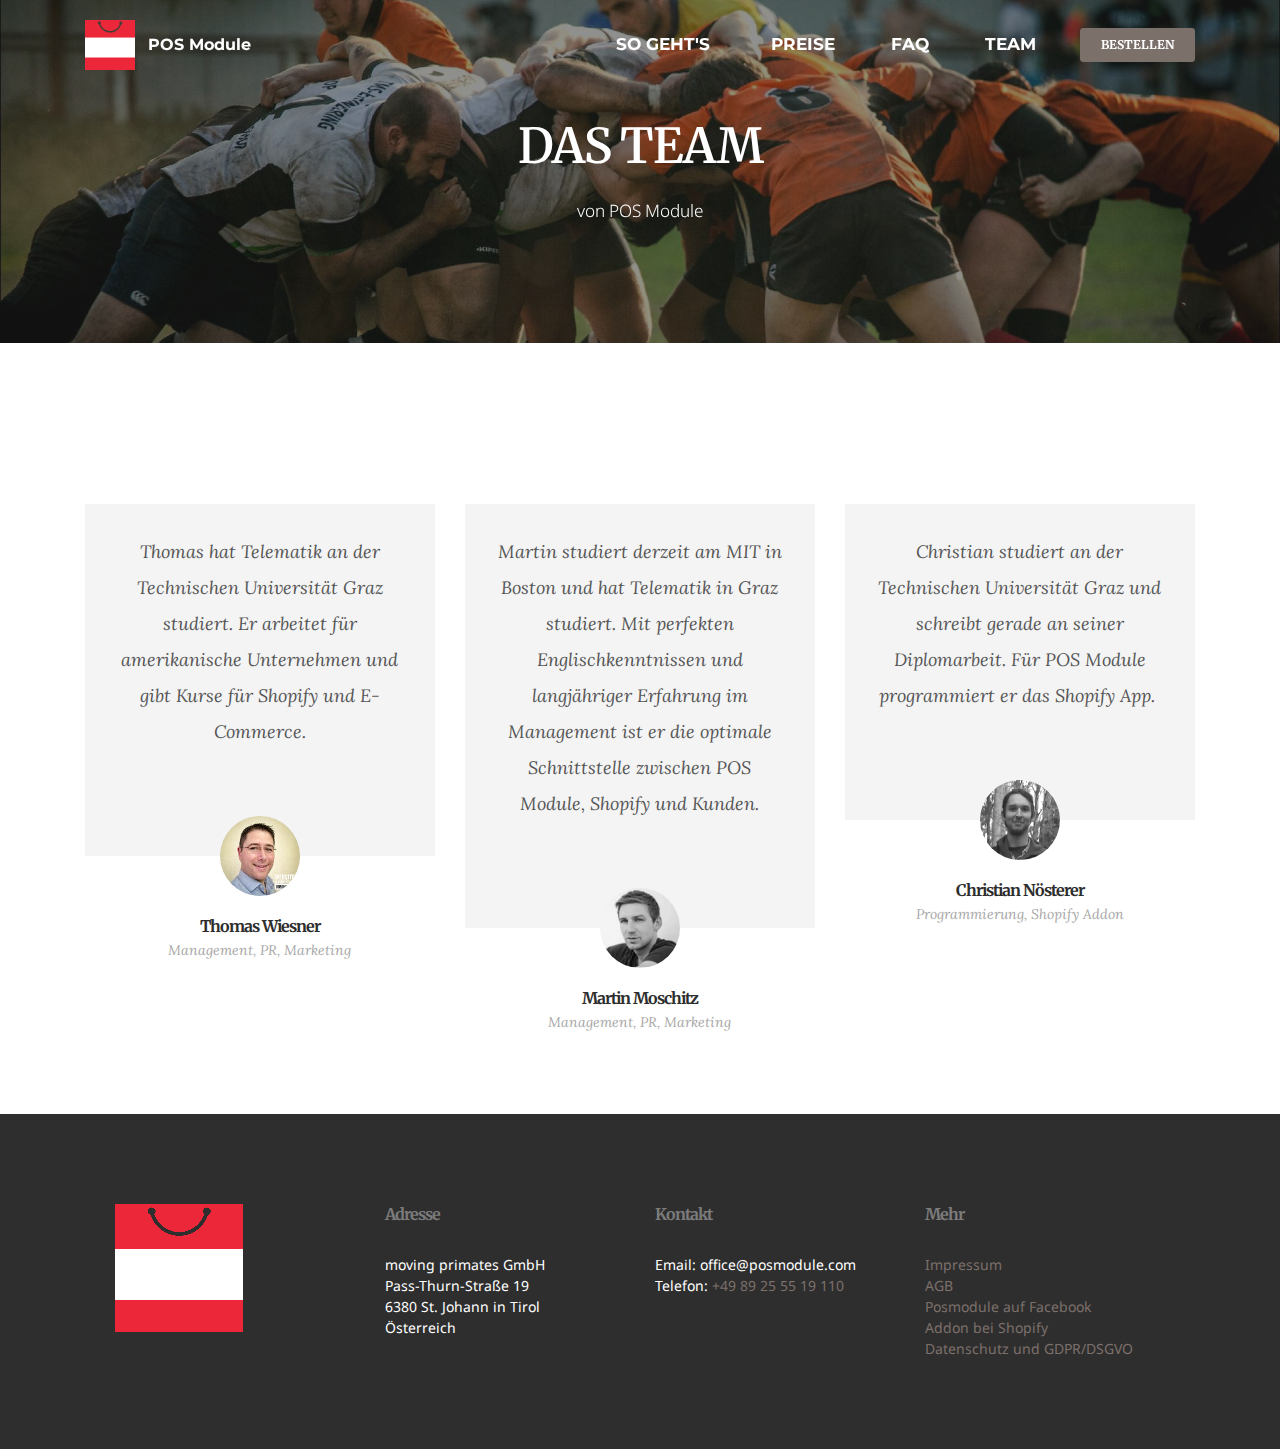
<file: team.html>
<!DOCTYPE html>
<html >
<head>
  <!-- Site made with Mobirise Website Builder v4.9.5, https://mobirise.com -->
  <meta charset="UTF-8">
  <meta http-equiv="X-UA-Compatible" content="IE=edge">
  <meta name="generator" content="Mobirise v4.9.5, mobirise.com">
  <meta name="viewport" content="width=device-width, initial-scale=1, minimum-scale=1">
  <link rel="shortcut icon" href="assets/images/icon-square-128x128.png" type="image/x-icon">
  <meta name="description" content="Das Team hinter POSModule.com">
  <title>POSModule: Team</title>
  <link rel="stylesheet" href="https://fonts.googleapis.com/css?family=Montserrat:400,700">
  <link rel="stylesheet" href="https://fonts.googleapis.com/css?family=Raleway:100,100i,200,200i,300,300i,400,400i,500,500i,600,600i,700,700i,800,800i,900,900i">
  <link rel="stylesheet" href="https://fonts.googleapis.com/css?family=Lora:400,700,400italic,700italic&subset=latin">
  <link rel="stylesheet" href="assets/tether/tether.min.css">
  <link rel="stylesheet" href="assets/bootstrap/css/bootstrap.min.css">
  <link rel="stylesheet" href="assets/dropdown/css/style.css">
  <link rel="stylesheet" href="assets/theme/css/style.css">
  <link rel="stylesheet" href="assets/mobirise/css/mbr-additional.css" type="text/css">
  
  
  
</head>
<body>
  <section id="ext_menu-x" data-rv-view="98">

    <nav class="navbar navbar-dropdown transparent navbar-fixed-top bg-color">
        <div class="container">

            <div class="mbr-table">
                <div class="mbr-table-cell">

                    <div class="navbar-brand">
                        <a href="index.html" class="navbar-logo"><img src="assets/images/icon-square-128x128.png" alt="Mobirise"></a>
                        <a class="navbar-caption" href="index.html">POS Module</a>
                    </div>

                </div>
                <div class="mbr-table-cell">

                    <button class="navbar-toggler pull-xs-right hidden-md-up" type="button" data-toggle="collapse" data-target="#exCollapsingNavbar">
                        <div class="hamburger-icon"></div>
                    </button>

                    <ul class="nav-dropdown collapse pull-xs-right nav navbar-nav navbar-toggleable-sm" id="exCollapsingNavbar"><li class="nav-item"><a class="nav-link link" href="https://mobirise.com/"></a></li><li class="nav-item"><a class="nav-link link" href="index.html#features3-f">SO GEHT'S</a></li><li class="nav-item"><a class="nav-link link" href="preise.html">&nbsp;PREISE</a></li><li class="nav-item"><a class="nav-link link" href="faq.html">FAQ</a></li><li class="nav-item"><a class="nav-link link" href="team.html">TEAM</a></li><li class="nav-item nav-btn"><a class="nav-link btn btn-primary" href="http://apps.shopify.com/posmodule">BESTELLEN</a></li></ul>
                    <button hidden="" class="navbar-toggler navbar-close" type="button" data-toggle="collapse" data-target="#exCollapsingNavbar">
                        <div class="close-icon"></div>
                    </button>

                </div>
            </div>

        </div>
    </nav>

</section>

<section class="engine"><a href="https://mobirise.info/u">bootstrap html templates</a></section><section class="mbr-section article mbr-parallax-background mbr-after-navbar" id="msg-box8-z" data-rv-view="95" style="background-image: url(assets/images/olga-guryanova-2000x1156.jpg); padding-top: 120px; padding-bottom: 120px;">

    <div class="mbr-overlay" style="opacity: 0.5; background-color: rgb(34, 34, 34);">
    </div>
    <div class="container">
        <div class="row">
            <div class="col-md-8 col-md-offset-2 text-xs-center">
                <h3 class="mbr-section-title display-2">DAS TEAM</h3>
                <div class="lead"><p>von POS Module</p></div>
                
            </div>
        </div>
    </div>

</section>

<section class="mbr-section" id="testimonials1-1f" data-rv-view="100" style="background-color: rgb(255, 255, 255); padding-top: 120px; padding-bottom: 80px;">

    

        <div class="mbr-section mbr-section__container mbr-section__container--middle">
            <div class="container">
                <div class="row">
                    <div class="col-xs-12 text-xs-center">
                        
                        
                    </div>
                </div>
            </div>
        </div>


    <div class="mbr-testimonials mbr-section mbr-section-nopadding">
        <div class="container">
            <div class="row">

                <div class="col-xs-12 col-lg-4">

                    <div class="mbr-testimonial card mbr-testimonial-lg">
                        <div class="card-block"><p>Thomas hat Telematik an der Technischen Universität Graz studiert. Er arbeitet für amerikanische Unternehmen und gibt Kurse für Shopify und E-Commerce.</p></div>
                        <div class="mbr-author card-footer">
                            <div class="mbr-author-img"><img src="assets/images/portrait-thomas2-160x160.jpg" class="img-circle"></div>
                            <div class="mbr-author-name">Thomas Wiesner</div>
                            <small class="mbr-author-desc">Management, PR, Marketing</small>
                        </div>
                    </div>
                </div><div class="col-xs-12 col-lg-4">

                    <div class="mbr-testimonial card mbr-testimonial-lg">
                        <div class="card-block"><p>Martin studiert derzeit am MIT in Boston und hat Telematik in Graz studiert. Mit perfekten Englischkenntnissen und langjähriger Erfahrung im Management ist er die optimale Schnittstelle zwischen POS Module, Shopify und Kunden.</p></div>
                        <div class="mbr-author card-footer">
                            <div class="mbr-author-img"><img src="assets/images/11836-1183565-th1-600x600.jpg" class="img-circle"></div>
                            <div class="mbr-author-name">Martin Moschitz</div>
                            <small class="mbr-author-desc">Management, PR, Marketing</small>
                        </div>
                    </div>
                </div><div class="col-xs-12 col-lg-4">

                    <div class="mbr-testimonial card mbr-testimonial-lg">
                        <div class="card-block"><p>Christian studiert an der Technischen Universität Graz und schreibt gerade an seiner Diplomarbeit. Für POS Module programmiert er das Shopify App.&nbsp;</p></div>
                        <div class="mbr-author card-footer">
                            <div class="mbr-author-img"><img src="assets/images/chris6-160x160.png" class="img-circle"></div>
                            <div class="mbr-author-name">Christian Nösterer</div>
                            <small class="mbr-author-desc">Programmierung, Shopify Addon</small>
                        </div>
                    </div>
                </div>

            </div>

        </div>

    </div>

</section>

<section class="mbr-section mbr-section-md-padding mbr-footer footer1" id="contacts1-1o" data-rv-view="110" style="background-color: rgb(46, 46, 46); padding-top: 90px; padding-bottom: 90px;">
    
    <div class="container">
        <div class="row">
            <div class="mbr-footer-content col-xs-12 col-md-3">
                <div><img src="assets/images/icon-square-128x128.png"></div>
            </div>
            <div class="mbr-footer-content col-xs-12 col-md-3">
                <p><strong>Adresse&nbsp;</strong><br>moving primates GmbH<br>Pass-Thurn-Straße 19<br>6380 St. Johann in Tirol<br>Österreich</p>
            </div>
            <div class="mbr-footer-content col-xs-12 col-md-3">
                <p><strong>Kontakt</strong><br>
Email: office@posmodule.com<br>
Telefon: <a href="tel:+4989255519110">+49 89 25 55 19 110</a><br><br></p>
            </div>
            <div class="mbr-footer-content col-xs-12 col-md-3">
                <p><strong>Mehr</strong><br><a href="impressum.html">Impressum</a><br><a class="text-primary" href="agb.html">AGB</a><br><a href="https://www.facebook.com/posmodule" target="_blank">Posmodule auf Facebook</a><br><a href="http://apps.shopify.com/posmodule">Addon bei Shopify</a><br><a href="assets/files/DSGVO%20Posmodule.pdf">Datenschutz und GDPR/DSGVO</a></p>
            </div>

        </div>
    </div>
</section>


  <script src="assets/web/assets/jquery/jquery.min.js"></script>
  <script src="assets/tether/tether.min.js"></script>
  <script src="assets/bootstrap/js/bootstrap.min.js"></script>
  <script src="assets/smooth-scroll/smooth-scroll.js"></script>
  <script src="assets/jarallax/jarallax.js"></script>
  <script src="assets/dropdown/js/script.min.js"></script>
  <script src="assets/touch-swipe/jquery.touch-swipe.min.js"></script>
  <script src="assets/theme/js/script.js"></script>
  
  
 <div id="scrollToTop" class="scrollToTop mbr-arrow-up"><a style="text-align: center;"><i class="mbr-arrow-up-icon mbr-arrow-up-icon-cm cm-icon cm-icon-smallarrow-up"></i></a></div>
  </body>
</html>
</file>
<file: assets/et-line-font-plugin/style.css>
@font-face {
	font-family: 'et-line';
	src:url('fonts/et-line.eot');
	src:url('fonts/et-line.eot?#iefix') format('embedded-opentype'),
		url('fonts/et-line.woff') format('woff'),
		url('fonts/et-line.ttf') format('truetype'),
		url('fonts/et-line.svg#et-line') format('svg');
	font-weight: normal;
	font-style: normal;
}

/* Use the following CSS code if you want to use data attributes for inserting your icons */
.etl-icon, [data-icon]:before {
	font-family: 'et-line';
	content: attr(data-icon);
	speak: none;
	font-weight: normal;
	font-variant: normal;
	text-transform: none;
	line-height: 1;
	-webkit-font-smoothing: antialiased;
	-moz-osx-font-smoothing: grayscale;
	display:inline-block;
}

/* Use the following CSS code if you want to have a class per icon */
/*
Instead of a list of all class selectors,
you can use the generic selector below, but it's slower:
[class*="icon-"] {
*/
.icon-mobile, .icon-laptop, .icon-desktop, .icon-tablet, .icon-phone, .icon-document, .icon-documents, .icon-search, .icon-clipboard, .icon-newspaper, .icon-notebook, .icon-book-open, .icon-browser, .icon-calendar, .icon-presentation, .icon-picture, .icon-pictures, .icon-video, .icon-camera, .icon-printer, .icon-toolbox, .icon-briefcase, .icon-wallet, .icon-gift, .icon-bargraph, .icon-grid, .icon-expand, .icon-focus, .icon-edit, .icon-adjustments, .icon-ribbon, .icon-hourglass, .icon-lock, .icon-megaphone, .icon-shield, .icon-trophy, .icon-flag, .icon-map, .icon-puzzle, .icon-basket, .icon-envelope, .icon-streetsign, .icon-telescope, .icon-gears, .icon-key, .icon-paperclip, .icon-attachment, .icon-pricetags, .icon-lightbulb, .icon-layers, .icon-pencil, .icon-tools, .icon-tools-2, .icon-scissors, .icon-paintbrush, .icon-magnifying-glass, .icon-circle-compass, .icon-linegraph, .icon-mic, .icon-strategy, .icon-beaker, .icon-caution, .icon-recycle, .icon-anchor, .icon-profile-male, .icon-profile-female, .icon-bike, .icon-wine, .icon-hotairballoon, .icon-globe, .icon-genius, .icon-map-pin, .icon-dial, .icon-chat, .icon-heart, .icon-cloud, .icon-upload, .icon-download, .icon-target, .icon-hazardous, .icon-piechart, .icon-speedometer, .icon-global, .icon-compass, .icon-lifesaver, .icon-clock, .icon-aperture, .icon-quote, .icon-scope, .icon-alarmclock, .icon-refresh, .icon-happy, .icon-sad, .icon-facebook, .icon-twitter, .icon-googleplus, .icon-rss, .icon-tumblr, .icon-linkedin, .icon-dribbble {
	font-family: 'et-line';
	speak: none;
	font-style: normal;
	font-weight: normal;
	font-variant: normal;
	text-transform: none;
	line-height: 1;
	-webkit-font-smoothing: antialiased;
	-moz-osx-font-smoothing: grayscale;
	display:inline-block;
}
.icon-mobile:before {
	content: "\e000";
}
.icon-laptop:before {
	content: "\e001";
}
.icon-desktop:before {
	content: "\e002";
}
.icon-tablet:before {
	content: "\e003";
}
.icon-phone:before {
	content: "\e004";
}
.icon-document:before {
	content: "\e005";
}
.icon-documents:before {
	content: "\e006";
}
.icon-search:before {
	content: "\e007";
}
.icon-clipboard:before {
	content: "\e008";
}
.icon-newspaper:before {
	content: "\e009";
}
.icon-notebook:before {
	content: "\e00a";
}
.icon-book-open:before {
	content: "\e00b";
}
.icon-browser:before {
	content: "\e00c";
}
.icon-calendar:before {
	content: "\e00d";
}
.icon-presentation:before {
	content: "\e00e";
}
.icon-picture:before {
	content: "\e00f";
}
.icon-pictures:before {
	content: "\e010";
}
.icon-video:before {
	content: "\e011";
}
.icon-camera:before {
	content: "\e012";
}
.icon-printer:before {
	content: "\e013";
}
.icon-toolbox:before {
	content: "\e014";
}
.icon-briefcase:before {
	content: "\e015";
}
.icon-wallet:before {
	content: "\e016";
}
.icon-gift:before {
	content: "\e017";
}
.icon-bargraph:before {
	content: "\e018";
}
.icon-grid:before {
	content: "\e019";
}
.icon-expand:before {
	content: "\e01a";
}
.icon-focus:before {
	content: "\e01b";
}
.icon-edit:before {
	content: "\e01c";
}
.icon-adjustments:before {
	content: "\e01d";
}
.icon-ribbon:before {
	content: "\e01e";
}
.icon-hourglass:before {
	content: "\e01f";
}
.icon-lock:before {
	content: "\e020";
}
.icon-megaphone:before {
	content: "\e021";
}
.icon-shield:before {
	content: "\e022";
}
.icon-trophy:before {
	content: "\e023";
}
.icon-flag:before {
	content: "\e024";
}
.icon-map:before {
	content: "\e025";
}
.icon-puzzle:before {
	content: "\e026";
}
.icon-basket:before {
	content: "\e027";
}
.icon-envelope:before {
	content: "\e028";
}
.icon-streetsign:before {
	content: "\e029";
}
.icon-telescope:before {
	content: "\e02a";
}
.icon-gears:before {
	content: "\e02b";
}
.icon-key:before {
	content: "\e02c";
}
.icon-paperclip:before {
	content: "\e02d";
}
.icon-attachment:before {
	content: "\e02e";
}
.icon-pricetags:before {
	content: "\e02f";
}
.icon-lightbulb:before {
	content: "\e030";
}
.icon-layers:before {
	content: "\e031";
}
.icon-pencil:before {
	content: "\e032";
}
.icon-tools:before {
	content: "\e033";
}
.icon-tools-2:before {
	content: "\e034";
}
.icon-scissors:before {
	content: "\e035";
}
.icon-paintbrush:before {
	content: "\e036";
}
.icon-magnifying-glass:before {
	content: "\e037";
}
.icon-circle-compass:before {
	content: "\e038";
}
.icon-linegraph:before {
	content: "\e039";
}
.icon-mic:before {
	content: "\e03a";
}
.icon-strategy:before {
	content: "\e03b";
}
.icon-beaker:before {
	content: "\e03c";
}
.icon-caution:before {
	content: "\e03d";
}
.icon-recycle:before {
	content: "\e03e";
}
.icon-anchor:before {
	content: "\e03f";
}
.icon-profile-male:before {
	content: "\e040";
}
.icon-profile-female:before {
	content: "\e041";
}
.icon-bike:before {
	content: "\e042";
}
.icon-wine:before {
	content: "\e043";
}
.icon-hotairballoon:before {
	content: "\e044";
}
.icon-globe:before {
	content: "\e045";
}
.icon-genius:before {
	content: "\e046";
}
.icon-map-pin:before {
	content: "\e047";
}
.icon-dial:before {
	content: "\e048";
}
.icon-chat:before {
	content: "\e049";
}
.icon-heart:before {
	content: "\e04a";
}
.icon-cloud:before {
	content: "\e04b";
}
.icon-upload:before {
	content: "\e04c";
}
.icon-download:before {
	content: "\e04d";
}
.icon-target:before {
	content: "\e04e";
}
.icon-hazardous:before {
	content: "\e04f";
}
.icon-piechart:before {
	content: "\e050";
}
.icon-speedometer:before {
	content: "\e051";
}
.icon-global:before {
	content: "\e052";
}
.icon-compass:before {
	content: "\e053";
}
.icon-lifesaver:before {
	content: "\e054";
}
.icon-clock:before {
	content: "\e055";
}
.icon-aperture:before {
	content: "\e056";
}
.icon-quote:before {
	content: "\e057";
}
.icon-scope:before {
	content: "\e058";
}
.icon-alarmclock:before {
	content: "\e059";
}
.icon-refresh:before {
	content: "\e05a";
}
.icon-happy:before {
	content: "\e05b";
}
.icon-sad:before {
	content: "\e05c";
}
.icon-facebook:before {
	content: "\e05d";
}
.icon-twitter:before {
	content: "\e05e";
}
.icon-googleplus:before {
	content: "\e05f";
}
.icon-rss:before {
	content: "\e060";
}
.icon-tumblr:before {
	content: "\e061";
}
.icon-linkedin:before {
	content: "\e062";
}
.icon-dribbble:before {
	content: "\e063";
}
</file>
<file: assets/web/assets/mobirise-icons/mobirise-icons.css>
@font-face {
  font-family: 'MobiriseIcons';
  src:  url('mobirise-icons.eot?spat4u');
  src:  url('mobirise-icons.eot?spat4u#iefix') format('embedded-opentype'),
    url('mobirise-icons.ttf?spat4u') format('truetype'),
    url('mobirise-icons.woff?spat4u') format('woff'),
    url('mobirise-icons.svg?spat4u#MobiriseIcons') format('svg');
  font-weight: normal;
  font-style: normal;
}

[class^="mbri-"], [class*=" mbri-"] {
  /* use !important to prevent issues with browser extensions that change fonts */
  font-family: MobiriseIcons !important;
  speak: none;
  font-style: normal;
  font-weight: normal;
  font-variant: normal;
  text-transform: none;
  line-height: 1;

  /* Better Font Rendering =========== */
  -webkit-font-smoothing: antialiased;
  -moz-osx-font-smoothing: grayscale;
}

.mbri-alert:before {
  content: "\e900";
}
.mbri-android:before {
  content: "\e901";
}
.mbri-apple:before {
  content: "\e902";
}
.mbri-arrow-next:before {
  content: "\e903";
}
.mbri-arrow-prev:before {
  content: "\e904";
}
.mbri-bookmark:before {
  content: "\e905";
}
.mbri-bootstrap:before {
  content: "\e906";
}
.mbri-briefcase:before {
  content: "\e907";
}
.mbri-browse:before {
  content: "\e908";
}
.mbri-calendar:before {
  content: "\e909";
}
.mbri-camera:before {
  content: "\e90a";
}
.mbri-cart-add:before {
  content: "\e90b";
}
.mbri-cart-full:before {
  content: "\e90c";
}
.mbri-cash:before {
  content: "\e90d";
}
.mbri-change-style:before {
  content: "\e90e";
}
.mbri-chat:before {
  content: "\e90f";
}
.mbri-clock:before {
  content: "\e910";
}
.mbri-close:before {
  content: "\e911";
}
.mbri-cloud:before {
  content: "\e912";
}
.mbri-code:before {
  content: "\e913";
}
.mbri-contact-form:before {
  content: "\e914";
}
.mbri-credit-card:before {
  content: "\e915";
}
.mbri-cursor-click:before {
  content: "\e916";
}
.mbri-cust-feedback:before {
  content: "\e917";
}
.mbri-database:before {
  content: "\e918";
}
.mbri-delivery:before {
  content: "\e919";
}
.mbri-desktop:before {
  content: "\e91a";
}
.mbri-devices:before {
  content: "\e91b";
}
.mbri-down:before {
  content: "\e91c";
}
.mbri-download:before {
  content: "\e972";
}
.mbri-drag-n-drop:before {
  content: "\e91e";
}
.mbri-edit:before {
  content: "\e91f";
}
.mbri-edit2:before {
  content: "\e920";
}
.mbri-error:before {
  content: "\e921";
}
.mbri-extension:before {
  content: "\e922";
}
.mbri-features:before {
  content: "\e923";
}
.mbri-file:before {
  content: "\e924";
}
.mbri-flag:before {
  content: "\e925";
}
.mbri-folder:before {
  content: "\e926";
}
.mbri-gift:before {
  content: "\e927";
}
.mbri-globe:before {
  content: "\e928";
}
.mbri-globe-2:before {
  content: "\e929";
}
.mbri-growing-chart:before {
  content: "\e92a";
}
.mbri-hearth:before {
  content: "\e92b";
}
.mbri-help:before {
  content: "\e92c";
}
.mbri-home:before {
  content: "\e92d";
}
.mbri-hot-cup:before {
  content: "\e92e";
}
.mbri-idea:before {
  content: "\e92f";
}
.mbri-image-gallery:before {
  content: "\e930";
}
.mbri-image-slider:before {
  content: "\e931";
}
.mbri-info:before {
  content: "\e932";
}
.mbri-key:before {
  content: "\e933";
}
.mbri-laptop:before {
  content: "\e934";
}
.mbri-layers:before {
  content: "\e935";
}
.mbri-left:before {
  content: "\e936";
}
.mbri-letter:before {
  content: "\e937";
}
.mbri-like:before {
  content: "\e938";
}
.mbri-link:before {
  content: "\e939";
}
.mbri-lock:before {
  content: "\e93a";
}
.mbri-login:before {
  content: "\e93b";
}
.mbri-logout:before {
  content: "\e93c";
}
.mbri-magic-stick:before {
  content: "\e93d";
}
.mbri-map-pin:before {
  content: "\e93e";
}
.mbri-menu:before {
  content: "\e93f";
}
.mbri-mobile:before {
  content: "\e940";
}
.mbri-mobile2:before {
  content: "\e941";
}
.mbri-mobirise:before {
  content: "\e942";
}
.mbri-music:before {
  content: "\e943";
}
.mbri-new-file:before {
  content: "\e944";
}
.mbri-opened-folder:before {
  content: "\e945";
}
.mbri-pages:before {
  content: "\e946";
}
.mbri-paper-plane:before {
  content: "\e947";
}
.mbri-paperclip:before {
  content: "\e948";
}
.mbri-photo:before {
  content: "\e949";
}
.mbri-photos:before {
  content: "\e94a";
}
.mbri-pin:before {
  content: "\e94b";
}
.mbri-play:before {
  content: "\e94c";
}
.mbri-plus:before {
  content: "\e94d";
}
.mbri-preview:before {
  content: "\e94e";
}
.mbri-print:before {
  content: "\e94f";
}
.mbri-protect:before {
  content: "\e950";
}
.mbri-question:before {
  content: "\e951";
}
.mbri-quote:before {
  content: "\e952";
}
.mbri-refresh:before {
  content: "\e953";
}
.mbri-responsive:before {
  content: "\e954";
}
.mbri-right:before {
  content: "\e955";
}
.mbri-rocket:before {
  content: "\e956";
}
.mbri-sad-face:before {
  content: "\e957";
}
.mbri-sale:before {
  content: "\e958";
}
.mbri-save:before {
  content: "\e959";
}
.mbri-search:before {
  content: "\e95a";
}
.mbri-setting:before {
  content: "\e95b";
}
.mbri-setting2:before {
  content: "\e95c";
}
.mbri-setting3:before {
  content: "\e95d";
}
.mbri-share:before {
  content: "\e95e";
}
.mbri-shopping-bag:before {
  content: "\e95f";
}
.mbri-shopping-basket:before {
  content: "\e960";
}
.mbri-shopping-cart:before {
  content: "\e961";
}
.mbri-sites:before {
  content: "\e962";
}
.mbri-smile-face:before {
  content: "\e963";
}
.mbri-speed:before {
  content: "\e964";
}
.mbri-star:before {
  content: "\e965";
}
.mbri-success:before {
  content: "\e966";
}
.mbri-sun:before {
  content: "\e967";
}
.mbri-tablet:before {
  content: "\e968";
}
.mbri-target:before {
  content: "\e969";
}
.mbri-timer:before {
  content: "\e96a";
}
.mbri-to-ftp:before {
  content: "\e96b";
}
.mbri-to-local-drive:before {
  content: "\e96c";
}
.mbri-touch-swipe:before {
  content: "\e96d";
}
.mbri-touch:before {
  content: "\e96e";
}
.mbri-trash:before {
  content: "\e96f";
}
.mbri-unlock:before {
  content: "\e970";
}
.mbri-up:before {
  content: "\e971";
}
.mbri-upload:before {
  content: "\e91d";
}
.mbri-user:before {
  content: "\e973";
}
.mbri-user2:before {
  content: "\e974";
}
.mbri-users:before {
  content: "\e975";
}
.mbri-video:before {
  content: "\e976";
}
.mbri-video-play:before {
  content: "\e977";
}
.mbri-watch:before {
  content: "\e978";
}
.mbri-website-theme:before {
  content: "\e979";
}
.mbri-wifi:before {
  content: "\e97a";
}
.mbri-windows:before {
  content: "\e97b";
}
</file>
<file: assets/dropdown/css/style.css>
.navbar-dropdown {
  left: 0;
  padding: 0;
  position: absolute;
  right: 0;
  top: 0;
  transition: all 0.45s ease;
  z-index: 1030; }
  .navbar-dropdown .navbar-brand {
    float: none;
    font-size: 0;
    padding: 1.25rem 0;
    position: relative;
    transition: padding 0.25s ease;
    white-space: nowrap; }
    .navbar-dropdown .navbar-brand::before {
      content: "";
      display: inline-block;
      height: 100%;
      vertical-align: middle; }
  .navbar-dropdown .navbar-logo,
  .navbar-dropdown .navbar-caption {
    display: inline-block;
    vertical-align: middle; }
  .navbar-dropdown .navbar-logo {
    margin-right: 0.8rem;
    transition: margin 0.3s ease-in-out; }
    .navbar-dropdown .navbar-logo img {
      height: 3.125rem;
      transition: all 0.3s ease-in-out; }
  .navbar-dropdown .mbr-table-cell {
    height: 5.625rem; }
  .navbar-dropdown .navbar-caption {
    font-family: "Montserrat";
    font-size: 1rem;
    font-weight: 700;
    white-space: normal; }
    .navbar-dropdown .navbar-caption, .navbar-dropdown .navbar-caption:hover {
      color: inherit;
      text-decoration: none; }
  .navbar-dropdown.navbar-fixed-top {
    position: fixed; }
  .navbar-dropdown.bg-color.transparent {
    background: none !important; }
  .navbar-dropdown.navbar-short .navbar-brand {
    padding: 0.625rem 0; }
  .navbar-dropdown.navbar-short .navbar-logo {
    margin-right: 0.5rem; }
    .navbar-dropdown.navbar-short .navbar-logo img {
      height: 2.375rem; }
  .navbar-dropdown.navbar-short .mbr-table-cell {
    height: 3.625rem; }
  .navbar-dropdown .navbar-close {
    left: 0.6875rem;
    position: fixed;
    top: 0.75rem;
    z-index: 1000; }
  .navbar-dropdown.opened {
    background: none !important; }
    .navbar-dropdown.opened .navbar-brand,
    .navbar-dropdown.opened .navbar-toggler {
      display: none; }
  .navbar-dropdown .hamburger-icon {
    content: "";
    width: 16px;
    -webkit-box-shadow: 0 -6px 0 1px,0 0 0 1px,0 6px 0 1px;
    -moz-box-shadow: 0 -6px 0 1px,0 0 0 1px,0 6px 0 1px;
    box-shadow: 0 -6px 0 1px,0 0 0 1px,0 6px 0 1px; }
  .navbar-dropdown .close-icon {
    position: relative;
    width: 21px;
    height: 21px;
    overflow: hidden; }
    .navbar-dropdown .close-icon::before, .navbar-dropdown .close-icon::after {
      content: '';
      position: absolute;
      height: 2px;
      width: 100%;
      top: 50%;
      left: 0;
      margin-top: -1px; }
    .navbar-dropdown .close-icon::before {
      transform: rotate(45deg);
      -ms-transform: rotate(45deg);
      -webkit-transform: rotate(45deg); }
    .navbar-dropdown .close-icon::after {
      transform: rotate(-45deg);
      -ms-transform: rotate(-45deg);
      -webkit-transform: rotate(-45deg); }

.dropdown-menu .dropdown-toggle[data-toggle="dropdown-submenu"]::after {
  border-bottom: 0.35em solid transparent;
  border-left: 0.35em solid;
  border-right: 0;
  border-top: 0.35em solid transparent;
  margin-left: 0.3rem; }

.dropdown-menu .dropdown-item:focus {
  outline: 0; }

.nav-dropdown {
  display: table !important;
  font-family: "Montserrat";
  font-size: 0.75rem;
  font-weight: 700;
  height: auto !important; }
  .nav-dropdown .nav-item {
    display: table-cell;
    float: none;
    vertical-align: middle; }
  .nav-dropdown .nav-btn {
    padding-left: 1rem; }
  .nav-dropdown .link {
    margin: 1.667em;
    padding: 0;
    transition: color .2s ease-in-out; }
    .nav-dropdown .link.dropdown-toggle {
      margin-right: 2.583em; }
      .nav-dropdown .link.dropdown-toggle::after {
        margin-left: .25rem;
        border-top: 0.35em solid;
        border-right: 0.35em solid transparent;
        border-left: 0.35em solid transparent;
        border-bottom: 0; }
      .nav-dropdown .link.dropdown-toggle::after {
        display: block;
        margin-top: -0.1667em;
        position: absolute;
        right: 1.3333em;
        top: 50%; }
      .nav-dropdown .link.dropdown-toggle[aria-expanded="true"] {
        margin: 0;
        padding: 1.667em 2.583em 1.667em 1.667em; }
  .nav-dropdown .link::after,
  .nav-dropdown .dropdown-item::after {
    color: inherit; }
  .nav-dropdown .btn {
    font-size: 0.75rem;
    font-weight: 700;
    letter-spacing: 0;
    margin-bottom: 0;
    padding-left: 1.25rem;
    padding-right: 1.25rem; }
  .nav-dropdown .dropdown-menu {
    border-radius: 0;
    border: 0;
    left: 0;
    margin: 0;
    padding-bottom: 1.25rem;
    padding-top: 1.25rem; }
  .nav-dropdown .dropdown-submenu {
    left: 100%;
    margin-left: 0.125rem;
    margin-top: -1.25rem;
    top: 0; }
  .nav-dropdown .dropdown-item {
    font-size: 0.8125rem;
    font-weight: 500;
    line-height: 2;
    padding: 0.3846em 4.615em 0.3846em 1.5385em;
    position: relative;
    transition: color .2s ease-in-out, background-color .2s ease-in-out; }
    .nav-dropdown .dropdown-item::after {
      margin-top: -0.3077em;
      position: absolute;
      right: 1.1538em;
      top: 50%; }
    .nav-dropdown .dropdown-item:focus, .nav-dropdown .dropdown-item:hover {
      background: none; }

@media (max-width: 767px) {
  .nav-dropdown.navbar-toggleable-sm {
    bottom: 0;
    display: none;
    left: 0;
    overflow-x: hidden;
    position: fixed;
    top: 0;
    transform: translateX(-100%);
    -ms-transform: translateX(-100%);
    -webkit-transform: translateX(-100%);
    width: 18.75rem;
    z-index: 999; } }
.nav-dropdown.navbar-toggleable-xl {
  bottom: 0;
  display: none;
  left: 0;
  overflow-x: hidden;
  position: fixed;
  top: 0;
  transform: translateX(-100%);
  -ms-transform: translateX(-100%);
  -webkit-transform: translateX(-100%);
  width: 18.75rem;
  z-index: 999; }

.nav-dropdown-sm {
  display: block !important;
  overflow-x: hidden;
  overflow: auto;
  padding-top: 3.875rem; }
  .nav-dropdown-sm::after {
    content: "";
    display: block;
    height: 3rem;
    width: 100%; }
  .nav-dropdown-sm.collapse.in ~ .navbar-close {
    display: block !important; }
  .nav-dropdown-sm.collapsing, .nav-dropdown-sm.collapse.in {
    transform: translateX(0);
    -ms-transform: translateX(0);
    -webkit-transform: translateX(0);
    transition: all 0.25s ease-out;
    -webkit-transition: all 0.25s ease-out; }
  .nav-dropdown-sm.collapsing[aria-expanded="false"] {
    transform: translateX(-100%);
    -ms-transform: translateX(-100%);
    -webkit-transform: translateX(-100%); }
  .nav-dropdown-sm .nav-item {
    display: block;
    margin-left: 0 !important;
    padding-left: 0; }
  .nav-dropdown-sm .link,
  .nav-dropdown-sm .dropdown-item {
    border-top: 1px dotted rgba(255, 255, 255, 0.1);
    font-size: 0.8125rem;
    line-height: 1.6;
    margin: 0 !important;
    padding: 0.875rem 2.4rem 0.875rem 1.5625rem !important;
    position: relative;
    white-space: normal; }
    .nav-dropdown-sm .link:focus, .nav-dropdown-sm .link:hover,
    .nav-dropdown-sm .dropdown-item:focus,
    .nav-dropdown-sm .dropdown-item:hover {
      background: rgba(0, 0, 0, 0.2) !important; }
  .nav-dropdown-sm .nav-btn {
    position: relative;
    padding: 1.5625rem 1.5625rem 0 1.5625rem; }
    .nav-dropdown-sm .nav-btn::before {
      border-top: 1px dotted rgba(255, 255, 255, 0.1);
      content: "";
      left: 0;
      position: absolute;
      top: 0;
      width: 100%; }
    .nav-dropdown-sm .nav-btn + .nav-btn {
      padding-top: 0.625rem; }
      .nav-dropdown-sm .nav-btn + .nav-btn::before {
        display: none; }
  .nav-dropdown-sm .btn {
    padding: 0.625rem 0; }
  .nav-dropdown-sm .dropdown-toggle::after {
    position: absolute;
    right: 1.25rem;
    top: 50%;
    margin-top: -0.154em; }
  .nav-dropdown-sm .dropdown-toggle[data-toggle="dropdown-submenu"]::after {
    margin-left: .25rem;
    border-top: 0.35em solid;
    border-right: 0.35em solid transparent;
    border-left: 0.35em solid transparent;
    border-bottom: 0; }
  .nav-dropdown-sm .dropdown-toggle[data-toggle="dropdown-submenu"][aria-expanded="true"]::after {
    border-top: 0;
    border-right: 0.35em solid transparent;
    border-left: 0.35em solid transparent;
    border-bottom: 0.35em solid; }
  .nav-dropdown-sm .dropdown-menu {
    margin: 0;
    padding: 0;
    position: relative;
    top: 0;
    left: 0;
    width: 100%;
    border: 0;
    float: none;
    border-radius: 0;
    background: none; }

.is-builder .nav-dropdown.collapsing {
  transition: none !important; }

/*# sourceMappingURL=style.css.map */
</file>
<file: assets/socicon/css/styles.css>
@charset "UTF-8";

@font-face {
  font-family: "socicon";
  src:url("../fonts/socicon.eot");
  src:url("../fonts/socicon.eot?#iefix") format("embedded-opentype"),
    url("../fonts/socicon.woff") format("woff"),
    url("../fonts/socicon.ttf") format("truetype"),
    url("../fonts/socicon.svg#socicon") format("svg");
  font-weight: normal;
  font-style: normal;

}

[data-icon]:before {
  font-family: "socicon" !important;
  content: attr(data-icon);
  font-style: normal !important;
  font-weight: normal !important;
  font-variant: normal !important;
  text-transform: none !important;
  speak: none;
  line-height: 1;
  -webkit-font-smoothing: antialiased;
  -moz-osx-font-smoothing: grayscale;
}

[class^="socicon-"]:before,
[class*=" socicon-"]:before {
  font-family: "socicon" !important;
  font-style: normal !important;
  font-weight: normal !important;
  font-variant: normal !important;
  text-transform: none !important;
  speak: none;
  line-height: 1;
  -webkit-font-smoothing: antialiased;
  -moz-osx-font-smoothing: grayscale;
}

.socicon-modelmayhem:before {
  content: "\e000";
}
.socicon-mixcloud:before {
  content: "\e001";
}
.socicon-drupal:before {
  content: "\e002";
}
.socicon-swarm:before {
  content: "\e003";
}
.socicon-istock:before {
  content: "\e004";
}
.socicon-yammer:before {
  content: "\e005";
}
.socicon-ello:before {
  content: "\e006";
}
.socicon-stackoverflow:before {
  content: "\e007";
}
.socicon-persona:before {
  content: "\e008";
}
.socicon-triplej:before {
  content: "\e009";
}
.socicon-houzz:before {
  content: "\e00a";
}
.socicon-rss:before {
  content: "\e00b";
}
.socicon-paypal:before {
  content: "\e00c";
}
.socicon-odnoklassniki:before {
  content: "\e00d";
}
.socicon-airbnb:before {
  content: "\e00e";
}
.socicon-periscope:before {
  content: "\e00f";
}
.socicon-outlook:before {
  content: "\e010";
}
.socicon-coderwall:before {
  content: "\e011";
}
.socicon-tripadvisor:before {
  content: "\e012";
}
.socicon-appnet:before {
  content: "\e013";
}
.socicon-goodreads:before {
  content: "\e014";
}
.socicon-tripit:before {
  content: "\e015";
}
.socicon-lanyrd:before {
  content: "\e016";
}
.socicon-slideshare:before {
  content: "\e017";
}
.socicon-buffer:before {
  content: "\e018";
}
.socicon-disqus:before {
  content: "\e019";
}
.socicon-vkontakte:before {
  content: "\e01a";
}
.socicon-whatsapp:before {
  content: "\e01b";
}
.socicon-patreon:before {
  content: "\e01c";
}
.socicon-storehouse:before {
  content: "\e01d";
}
.socicon-pocket:before {
  content: "\e01e";
}
.socicon-mail:before {
  content: "\e01f";
}
.socicon-blogger:before {
  content: "\e020";
}
.socicon-technorati:before {
  content: "\e021";
}
.socicon-reddit:before {
  content: "\e022";
}
.socicon-dribbble:before {
  content: "\e023";
}
.socicon-stumbleupon:before {
  content: "\e024";
}
.socicon-digg:before {
  content: "\e025";
}
.socicon-envato:before {
  content: "\e026";
}
.socicon-behance:before {
  content: "\e027";
}
.socicon-delicious:before {
  content: "\e028";
}
.socicon-deviantart:before {
  content: "\e029";
}
.socicon-forrst:before {
  content: "\e02a";
}
.socicon-play:before {
  content: "\e02b";
}
.socicon-zerply:before {
  content: "\e02c";
}
.socicon-wikipedia:before {
  content: "\e02d";
}
.socicon-apple:before {
  content: "\e02e";
}
.socicon-flattr:before {
  content: "\e02f";
}
.socicon-github:before {
  content: "\e030";
}
.socicon-renren:before {
  content: "\e031";
}
.socicon-friendfeed:before {
  content: "\e032";
}
.socicon-newsvine:before {
  content: "\e033";
}
.socicon-identica:before {
  content: "\e034";
}
.socicon-bebo:before {
  content: "\e035";
}
.socicon-zynga:before {
  content: "\e036";
}
.socicon-steam:before {
  content: "\e037";
}
.socicon-xbox:before {
  content: "\e038";
}
.socicon-windows:before {
  content: "\e039";
}
.socicon-qq:before {
  content: "\e03a";
}
.socicon-douban:before {
  content: "\e03b";
}
.socicon-meetup:before {
  content: "\e03c";
}
.socicon-playstation:before {
  content: "\e03d";
}
.socicon-android:before {
  content: "\e03e";
}
.socicon-snapchat:before {
  content: "\e03f";
}
.socicon-twitter:before {
  content: "\e040";
}
.socicon-facebook:before {
  content: "\e041";
}
.socicon-googleplus:before {
  content: "\e042";
}
.socicon-pinterest:before {
  content: "\e043";
}
.socicon-foursquare:before {
  content: "\e044";
}
.socicon-yahoo:before {
  content: "\e045";
}
.socicon-skype:before {
  content: "\e046";
}
.socicon-yelp:before {
  content: "\e047";
}
.socicon-feedburner:before {
  content: "\e048";
}
.socicon-linkedin:before {
  content: "\e049";
}
.socicon-viadeo:before {
  content: "\e04a";
}
.socicon-xing:before {
  content: "\e04b";
}
.socicon-myspace:before {
  content: "\e04c";
}
.socicon-soundcloud:before {
  content: "\e04d";
}
.socicon-spotify:before {
  content: "\e04e";
}
.socicon-grooveshark:before {
  content: "\e04f";
}
.socicon-lastfm:before {
  content: "\e050";
}
.socicon-youtube:before {
  content: "\e051";
}
.socicon-vimeo:before {
  content: "\e052";
}
.socicon-dailymotion:before {
  content: "\e053";
}
.socicon-vine:before {
  content: "\e054";
}
.socicon-flickr:before {
  content: "\e055";
}
.socicon-500px:before {
  content: "\e056";
}
.socicon-wordpress:before {
  content: "\e058";
}
.socicon-tumblr:before {
  content: "\e059";
}
.socicon-twitch:before {
  content: "\e05a";
}
.socicon-8tracks:before {
  content: "\e05b";
}
.socicon-amazon:before {
  content: "\e05c";
}
.socicon-icq:before {
  content: "\e05d";
}
.socicon-smugmug:before {
  content: "\e05e";
}
.socicon-ravelry:before {
  content: "\e05f";
}
.socicon-weibo:before {
  content: "\e060";
}
.socicon-baidu:before {
  content: "\e061";
}
.socicon-angellist:before {
  content: "\e062";
}
.socicon-ebay:before {
  content: "\e063";
}
.socicon-imdb:before {
  content: "\e064";
}
.socicon-stayfriends:before {
  content: "\e065";
}
.socicon-residentadvisor:before {
  content: "\e066";
}
.socicon-google:before {
  content: "\e067";
}
.socicon-yandex:before {
  content: "\e068";
}
.socicon-sharethis:before {
  content: "\e069";
}
.socicon-bandcamp:before {
  content: "\e06a";
}
.socicon-itunes:before {
  content: "\e06b";
}
.socicon-deezer:before {
  content: "\e06c";
}
.socicon-telegram:before {
  content: "\e06e";
}
.socicon-openid:before {
  content: "\e06f";
}
.socicon-amplement:before {
  content: "\e070";
}
.socicon-viber:before {
  content: "\e071";
}
.socicon-zomato:before {
  content: "\e072";
}
.socicon-draugiem:before {
  content: "\e074";
}
.socicon-endomodo:before {
  content: "\e075";
}
.socicon-filmweb:before {
  content: "\e076";
}
.socicon-stackexchange:before {
  content: "\e077";
}
.socicon-wykop:before {
  content: "\e078";
}
.socicon-teamspeak:before {
  content: "\e079";
}
.socicon-teamviewer:before {
  content: "\e07a";
}
.socicon-ventrilo:before {
  content: "\e07b";
}
.socicon-younow:before {
  content: "\e07c";
}
.socicon-raidcall:before {
  content: "\e07d";
}
.socicon-mumble:before {
  content: "\e07e";
}
.socicon-medium:before {
  content: "\e06d";
}
.socicon-bebee:before {
  content: "\e07f";
}
.socicon-hitbox:before {
  content: "\e080";
}
.socicon-reverbnation:before {
  content: "\e081";
}
.socicon-formulr:before {
  content: "\e082";
}
.socicon-instagram:before {
  content: "\e057";
}
.socicon-battlenet:before {
  content: "\e083";
}
.socicon-chrome:before {
  content: "\e084";
}
.socicon-discord:before {
  content: "\e086";
}
.socicon-issuu:before {
  content: "\e087";
}
.socicon-macos:before {
  content: "\e088";
}
.socicon-firefox:before {
  content: "\e089";
}
.socicon-opera:before {
  content: "\e08d";
}
.socicon-keybase:before {
  content: "\e090";
}
.socicon-alliance:before {
  content: "\e091";
}
.socicon-livejournal:before {
  content: "\e092";
}
.socicon-googlephotos:before {
  content: "\e093";
}
.socicon-horde:before {
  content: "\e094";
}
.socicon-etsy:before {
  content: "\e095";
}
.socicon-zapier:before {
  content: "\e096";
}
.socicon-google-scholar:before {
  content: "\e097";
}
.socicon-researchgate:before {
  content: "\e098";
}
.socicon-wechat:before {
  content: "\e099";
}
.socicon-strava:before {
  content: "\e09a";
}
.socicon-line:before {
  content: "\e09b";
}
.socicon-lyft:before {
  content: "\e09c";
}
.socicon-uber:before {
  content: "\e09d";
}
.socicon-songkick:before {
  content: "\e09e";
}
.socicon-viewbug:before {
  content: "\e09f";
}
.socicon-googlegroups:before {
  content: "\e0a0";
}
.socicon-quora:before {
  content: "\e073";
}
.socicon-diablo:before {
  content: "\e085";
}
.socicon-blizzard:before {
  content: "\e0a1";
}
.socicon-hearthstone:before {
  content: "\e08b";
}
.socicon-heroes:before {
  content: "\e08a";
}
.socicon-overwatch:before {
  content: "\e08c";
}
.socicon-warcraft:before {
  content: "\e08e";
}
.socicon-starcraft:before {
  content: "\e08f";
}
.socicon-beam:before {
  content: "\e0a2";
}
.socicon-curse:before {
  content: "\e0a3";
}
.socicon-player:before {
  content: "\e0a4";
}
.socicon-streamjar:before {
  content: "\e0a5";
}
.socicon-nintendo:before {
  content: "\e0a6";
}
.socicon-hellocoton:before {
  content: "\e0a7";
}
</file>
<file: assets/mobirise/css/mbr-additional.css>
@import url(https://fonts.googleapis.com/css?family=Merriweather:400,300,700);
@import url(https://fonts.googleapis.com/css?family=Lora:400,700);
@import url(https://fonts.googleapis.com/css?family=Noto+Sans:400,700);



body,
input,
textarea,
.mbr-company .list-group-text {
  font-family: 'Noto Sans', sans-serif;
}
.mbr-footer-content li,
.mbr-footer .mbr-contacts li {
  font-family: 'Noto Sans', sans-serif;
}
.btn,
.alert,
h1,
h2,
h3,
h4,
h5,
h6,
.h1,
.h2,
.h3,
.h4,
.h5,
.h6,
.display-1,
.display-2,
.display-3,
.display-4,
.mbr-figure .mbr-figure-caption,
.mbr-gallery-title,
.mbr-map [data-state-details],
.mbr-price {
  font-family: 'Merriweather', serif;
}
.mbr-footer-content h1,
.mbr-footer .mbr-contacts h1,
.mbr-footer-content h2,
.mbr-footer .mbr-contacts h2,
.mbr-footer-content h3,
.mbr-footer .mbr-contacts h3,
.mbr-footer-content h4,
.mbr-footer .mbr-contacts h4,
.mbr-footer-content p strong,
.mbr-footer .mbr-contacts p strong,
.mbr-footer-content strong,
.mbr-footer .mbr-contacts strong {
  font-family: 'Merriweather', serif;
}
.btn-sm,
.lead a,
.lead blockquote,
.mbr-section-subtitle,
.mbr-section-hero .mbr-section-lead,
.mbr-cards .card-subtitle,
.mbr-testimonial .card-block {
  font-family: 'Lora', serif;
}
.mbr-author-name {
  font-family: 'Merriweather', serif;
}
.mbr-author-desc {
  font-family: 'Lora', serif;
}
.mbr-plan-title {
  font-family: 'Merriweather', serif;
}
.mbr-plan-subtitle,
.mbr-plan-price-desc {
  font-family: 'Lora', serif;
}
.bg-primary {
  background-color: #7c706b !important;
}
.bg-success {
  background-color: #90a878 !important;
}
.bg-info {
  background-color: #7e9b9f !important;
}
.bg-warning {
  background-color: #f3c649 !important;
}
.bg-danger {
  background-color: #f28281 !important;
}
.btn-primary {
  background-color: #7c706b;
  border-color: #7c706b;
  color: #ffffff;
}
.btn-primary:hover,
.btn-primary:focus,
.btn-primary.focus,
.btn-primary:active,
.btn-primary.active {
  color: #ffffff;
  background-color: #534b48;
  border-color: #534b48;
}
.btn-primary.disabled,
.btn-primary:disabled {
  color: #ffffff !important;
  background-color: #534b48 !important;
  border-color: #534b48 !important;
}
.btn-secondary {
  background-color: #bfcecb;
  border-color: #bfcecb;
  color: #ffffff;
}
.btn-secondary:hover,
.btn-secondary:focus,
.btn-secondary.focus,
.btn-secondary:active,
.btn-secondary.active {
  color: #ffffff;
  background-color: #94ada8;
  border-color: #94ada8;
}
.btn-secondary.disabled,
.btn-secondary:disabled {
  color: #ffffff !important;
  background-color: #94ada8 !important;
  border-color: #94ada8 !important;
}
.btn-info {
  background-color: #7e9b9f;
  border-color: #7e9b9f;
  color: #ffffff;
}
.btn-info:hover,
.btn-info:focus,
.btn-info.focus,
.btn-info:active,
.btn-info.active {
  color: #ffffff;
  background-color: #597478;
  border-color: #597478;
}
.btn-info.disabled,
.btn-info:disabled {
  color: #ffffff !important;
  background-color: #597478 !important;
  border-color: #597478 !important;
}
.btn-success {
  background-color: #90a878;
  border-color: #90a878;
  color: #ffffff;
}
.btn-success:hover,
.btn-success:focus,
.btn-success.focus,
.btn-success:active,
.btn-success.active {
  color: #ffffff;
  background-color: #6a8153;
  border-color: #6a8153;
}
.btn-success.disabled,
.btn-success:disabled {
  color: #ffffff !important;
  background-color: #6a8153 !important;
  border-color: #6a8153 !important;
}
.btn-warning {
  background-color: #f3c649;
  border-color: #f3c649;
  color: #ffffff;
}
.btn-warning:hover,
.btn-warning:focus,
.btn-warning.focus,
.btn-warning:active,
.btn-warning.active {
  color: #ffffff;
  background-color: #e1a90f;
  border-color: #e1a90f;
}
.btn-warning.disabled,
.btn-warning:disabled {
  color: #ffffff !important;
  background-color: #e1a90f !important;
  border-color: #e1a90f !important;
}
.btn-danger {
  background-color: #f28281;
  border-color: #f28281;
  color: #ffffff;
}
.btn-danger:hover,
.btn-danger:focus,
.btn-danger.focus,
.btn-danger:active,
.btn-danger.active {
  color: #ffffff;
  background-color: #eb3d3c;
  border-color: #eb3d3c;
}
.btn-danger.disabled,
.btn-danger:disabled {
  color: #ffffff !important;
  background-color: #eb3d3c !important;
  border-color: #eb3d3c !important;
}
.btn-primary-outline {
  background: none;
  border-color: #453f3c;
  color: #453f3c;
}
.btn-primary-outline:hover,
.btn-primary-outline:focus,
.btn-primary-outline.focus,
.btn-primary-outline:active,
.btn-primary-outline.active {
  color: #ffffff;
  background-color: #7c706b;
  border-color: #7c706b;
}
.btn-primary-outline.disabled,
.btn-primary-outline:disabled {
  color: #ffffff !important;
  background-color: #7c706b !important;
  border-color: #7c706b !important;
}
.btn-secondary-outline {
  background: none;
  border-color: #85a29c;
  color: #85a29c;
}
.btn-secondary-outline:hover,
.btn-secondary-outline:focus,
.btn-secondary-outline.focus,
.btn-secondary-outline:active,
.btn-secondary-outline.active {
  color: #ffffff;
  background-color: #bfcecb;
  border-color: #bfcecb;
}
.btn-secondary-outline.disabled,
.btn-secondary-outline:disabled {
  color: #ffffff !important;
  background-color: #bfcecb !important;
  border-color: #bfcecb !important;
}
.btn-info-outline {
  background: none;
  border-color: #4e6669;
  color: #4e6669;
}
.btn-info-outline:hover,
.btn-info-outline:focus,
.btn-info-outline.focus,
.btn-info-outline:active,
.btn-info-outline.active {
  color: #ffffff;
  background-color: #7e9b9f;
  border-color: #7e9b9f;
}
.btn-info-outline.disabled,
.btn-info-outline:disabled {
  color: #ffffff !important;
  background-color: #7e9b9f !important;
  border-color: #7e9b9f !important;
}
.btn-success-outline {
  background: none;
  border-color: #5d7149;
  color: #5d7149;
}
.btn-success-outline:hover,
.btn-success-outline:focus,
.btn-success-outline.focus,
.btn-success-outline:active,
.btn-success-outline.active {
  color: #ffffff;
  background-color: #90a878;
  border-color: #90a878;
}
.btn-success-outline.disabled,
.btn-success-outline:disabled {
  color: #ffffff !important;
  background-color: #90a878 !important;
  border-color: #90a878 !important;
}
.btn-warning-outline {
  background: none;
  border-color: #c9970d;
  color: #c9970d;
}
.btn-warning-outline:hover,
.btn-warning-outline:focus,
.btn-warning-outline.focus,
.btn-warning-outline:active,
.btn-warning-outline.active {
  color: #ffffff;
  background-color: #f3c649;
  border-color: #f3c649;
}
.btn-warning-outline.disabled,
.btn-warning-outline:disabled {
  color: #ffffff !important;
  background-color: #f3c649 !important;
  border-color: #f3c649 !important;
}
.btn-danger-outline {
  background: none;
  border-color: #e82625;
  color: #e82625;
}
.btn-danger-outline:hover,
.btn-danger-outline:focus,
.btn-danger-outline.focus,
.btn-danger-outline:active,
.btn-danger-outline.active {
  color: #ffffff;
  background-color: #f28281;
  border-color: #f28281;
}
.btn-danger-outline.disabled,
.btn-danger-outline:disabled {
  color: #ffffff !important;
  background-color: #f28281 !important;
  border-color: #f28281 !important;
}
.text-primary {
  color: #7c706b !important;
}
.text-success {
  color: #90a878 !important;
}
.text-info {
  color: #7e9b9f !important;
}
.text-warning {
  color: #f3c649 !important;
}
.text-danger {
  color: #f28281 !important;
}
.alert-success {
  background-color: #90a878;
}
.alert-info {
  background-color: #7e9b9f;
}
.alert-warning {
  background-color: #f3c649;
}
.alert-danger {
  background-color: #f28281;
}
.btn-social {
  border-color: #7c706b;
}
.btn-social:hover {
  background: #7c706b;
}
.mbr-company .list-group-item.active .list-group-text {
  color: #7c706b;
}
.mbr-footer p a,
.mbr-footer ul a {
  color: #7c706b;
}
.mbr-footer-content li::before,
.mbr-footer .mbr-contacts li::before {
  background: #7c706b;
}
.mbr-footer-content li a:hover,
.mbr-footer .mbr-contacts li a:hover {
  color: #7c706b;
}
.lead a,
.lead a:hover {
  color: #7c706b;
}
.lead blockquote {
  border-color: #7c706b;
}
.mbr-plan-header.bg-primary .mbr-plan-subtitle,
.mbr-plan-header.bg-primary .mbr-plan-price-desc {
  color: #b9b1ae;
}
.mbr-plan-header.bg-success .mbr-plan-subtitle,
.mbr-plan-header.bg-success .mbr-plan-price-desc {
  color: #d0dac6;
}
.mbr-plan-header.bg-info .mbr-plan-subtitle,
.mbr-plan-header.bg-info .mbr-plan-price-desc {
  color: #c7d4d5;
}
.mbr-plan-header.bg-warning .mbr-plan-subtitle,
.mbr-plan-header.bg-warning .mbr-plan-price-desc {
  color: #ffffff;
}
.mbr-plan-header.bg-danger .mbr-plan-subtitle,
.mbr-plan-header.bg-danger .mbr-plan-price-desc {
  color: #ffffff;
}
.mbr-small-footer a,
.mbr-gallery-filter li:hover {
  color: #7c706b;
}
#ext_menu-5 .hide-buttons .nav-btn {
  display: none !important;
}
#ext_menu-5 .navbar-caption {
  color: #ffffff;
}
#ext_menu-5 .navbar-toggler {
  color: #ffffff;
}
#ext_menu-5 .close-icon::before,
#ext_menu-5 .close-icon::after {
  background-color: #ffffff;
}
#ext_menu-5 .link,
#ext_menu-5 .dropdown-item {
  color: #ffffff;
}
#ext_menu-5 .link {
  font-size: 1.05rem;
}
#ext_menu-5 .dropdown-item,
#ext_menu-5 .nav-dropdown-sm .link {
  font-size: 1.137rem;
}
#ext_menu-5 .link:hover,
#ext_menu-5 .dropdown-item:hover,
#ext_menu-5 .link:focus,
#ext_menu-5 .dropdown-item:focus {
  color: #7c706b;
}
#ext_menu-5 .link[aria-expanded="true"],
#ext_menu-5 .dropdown-menu {
  background: #0e0e0e;
}
#ext_menu-5 .nav-dropdown-sm .link:focus,
#ext_menu-5 .nav-dropdown-sm .link:hover,
#ext_menu-5 .nav-dropdown-sm .dropdown-item:focus,
#ext_menu-5 .nav-dropdown-sm .dropdown-item:hover {
  background: #202020!important;
}
#ext_menu-5 .navbar,
#ext_menu-5 .nav-dropdown-sm,
#ext_menu-5 .nav-dropdown-sm .link[aria-expanded="true"],
#ext_menu-5 .nav-dropdown-sm .dropdown-menu {
  background: #282828;
}
#ext_menu-5 .bg-color.transparent .link {
  color: #ffffff;
  transition: none;
}
#ext_menu-5 .bg-color.transparent.opened .link {
  transition: color 0.2s ease-in-out;
}
#ext_menu-5 .bg-color.transparent.opened .link:hover,
#ext_menu-5 .bg-color.transparent.opened .link:focus {
  color: #7c706b;
}
#ext_menu-5 .link[aria-expanded="true"],
#ext_menu-5 .dropdown-item[aria-expanded="true"] {
  color: #7c706b!important;
}
#header6-1n .mbr-section-title {
  color: #000000;
}
#header6-1n .mbr-section-text {
  color: #000000;
}
#header3-b .mbr-section-title,
#header3-b .mbr-section-subtitle {
  text-align: center;
}
#features4-1i .card-subtitle {
  color: #bcbcbc;
}
#features4-1i .iconbox {
  background-color: #f2f2f2;
  border-color: #f2f2f2;
}
#social-buttons1-9 .mbr-section-title {
  color: #ffffff;
}
#form1-1b .form-control-label {
  color: #000000;
}
#ext_menu-x .hide-buttons .nav-btn {
  display: none !important;
}
#ext_menu-x .navbar-caption {
  color: #ffffff;
}
#ext_menu-x .navbar-toggler {
  color: #ffffff;
}
#ext_menu-x .close-icon::before,
#ext_menu-x .close-icon::after {
  background-color: #ffffff;
}
#ext_menu-x .link,
#ext_menu-x .dropdown-item {
  color: #ffffff;
}
#ext_menu-x .link {
  font-size: 1.05rem;
}
#ext_menu-x .dropdown-item,
#ext_menu-x .nav-dropdown-sm .link {
  font-size: 1.137rem;
}
#ext_menu-x .link:hover,
#ext_menu-x .dropdown-item:hover,
#ext_menu-x .link:focus,
#ext_menu-x .dropdown-item:focus {
  color: #7c706b;
}
#ext_menu-x .link[aria-expanded="true"],
#ext_menu-x .dropdown-menu {
  background: #0e0e0e;
}
#ext_menu-x .nav-dropdown-sm .link:focus,
#ext_menu-x .nav-dropdown-sm .link:hover,
#ext_menu-x .nav-dropdown-sm .dropdown-item:focus,
#ext_menu-x .nav-dropdown-sm .dropdown-item:hover {
  background: #202020!important;
}
#ext_menu-x .navbar,
#ext_menu-x .nav-dropdown-sm,
#ext_menu-x .nav-dropdown-sm .link[aria-expanded="true"],
#ext_menu-x .nav-dropdown-sm .dropdown-menu {
  background: #282828;
}
#ext_menu-x .bg-color.transparent .link {
  color: #ffffff;
  transition: none;
}
#ext_menu-x .bg-color.transparent.opened .link {
  transition: color 0.2s ease-in-out;
}
#ext_menu-x .bg-color.transparent.opened .link:hover,
#ext_menu-x .bg-color.transparent.opened .link:focus {
  color: #7c706b;
}
#ext_menu-x .link[aria-expanded="true"],
#ext_menu-x .dropdown-item[aria-expanded="true"] {
  color: #7c706b!important;
}
#msg-box8-3 .mbr-section-title,
#msg-box8-3 p {
  color: #fff;
}
#ext_menu-g .hide-buttons .nav-btn {
  display: none !important;
}
#ext_menu-g .navbar-caption {
  color: #ffffff;
}
#ext_menu-g .navbar-toggler {
  color: #ffffff;
}
#ext_menu-g .close-icon::before,
#ext_menu-g .close-icon::after {
  background-color: #ffffff;
}
#ext_menu-g .link,
#ext_menu-g .dropdown-item {
  color: #ffffff;
}
#ext_menu-g .link {
  font-size: 1.05rem;
}
#ext_menu-g .dropdown-item,
#ext_menu-g .nav-dropdown-sm .link {
  font-size: 1.137rem;
}
#ext_menu-g .link:hover,
#ext_menu-g .dropdown-item:hover,
#ext_menu-g .link:focus,
#ext_menu-g .dropdown-item:focus {
  color: #7c706b;
}
#ext_menu-g .link[aria-expanded="true"],
#ext_menu-g .dropdown-menu {
  background: #0e0e0e;
}
#ext_menu-g .nav-dropdown-sm .link:focus,
#ext_menu-g .nav-dropdown-sm .link:hover,
#ext_menu-g .nav-dropdown-sm .dropdown-item:focus,
#ext_menu-g .nav-dropdown-sm .dropdown-item:hover {
  background: #202020!important;
}
#ext_menu-g .navbar,
#ext_menu-g .nav-dropdown-sm,
#ext_menu-g .nav-dropdown-sm .link[aria-expanded="true"],
#ext_menu-g .nav-dropdown-sm .dropdown-menu {
  background: #282828;
}
#ext_menu-g .bg-color.transparent .link {
  color: #ffffff;
  transition: none;
}
#ext_menu-g .bg-color.transparent.opened .link {
  transition: color 0.2s ease-in-out;
}
#ext_menu-g .bg-color.transparent.opened .link:hover,
#ext_menu-g .bg-color.transparent.opened .link:focus {
  color: #7c706b;
}
#ext_menu-g .link[aria-expanded="true"],
#ext_menu-g .dropdown-item[aria-expanded="true"] {
  color: #7c706b!important;
}
#msg-box8-n .mbr-section-title,
#msg-box8-n p {
  color: #fff;
}
#pricing-table2-1q .mbr-plan-header,
#pricing-table2-1q .mbr-plan-body {
  background-color: #f4f4f4;
}
#pricing-table2-1q ul,
#pricing-table2-1q .mbr-plan-title,
#pricing-table2-1q .mbr-price-value,
#pricing-table2-1q .mbr-price-figure,
#pricing-table2-1q .mbr-price-term {
  color: #28262b;
}
#pricing-table2-1q .mbr-plan {
  border-color: #e8e8e8;
}
#pricing-table2-1q .mbr-plan .list-group-item {
  border-color: #cfcfcf;
}
#pricing-table2-1q UL {
  text-align: left;
}
#pricing-table2-1q .mbr-plan-title {
  font-size: 14px;
}
#features4-k .card-subtitle {
  color: #bcbcbc;
}
#features4-k .iconbox {
  background-color: #f2f2f2;
  border-color: #f2f2f2;
}
#form1-19 .form-control-label {
  color: #232323;
}
#ext_menu-o .hide-buttons .nav-btn {
  display: none !important;
}
#ext_menu-o .navbar-caption {
  color: #ffffff;
}
#ext_menu-o .navbar-toggler {
  color: #ffffff;
}
#ext_menu-o .close-icon::before,
#ext_menu-o .close-icon::after {
  background-color: #ffffff;
}
#ext_menu-o .link,
#ext_menu-o .dropdown-item {
  color: #ffffff;
}
#ext_menu-o .link {
  font-size: 1.05rem;
}
#ext_menu-o .dropdown-item,
#ext_menu-o .nav-dropdown-sm .link {
  font-size: 1.137rem;
}
#ext_menu-o .link:hover,
#ext_menu-o .dropdown-item:hover,
#ext_menu-o .link:focus,
#ext_menu-o .dropdown-item:focus {
  color: #7c706b;
}
#ext_menu-o .link[aria-expanded="true"],
#ext_menu-o .dropdown-menu {
  background: #0e0e0e;
}
#ext_menu-o .nav-dropdown-sm .link:focus,
#ext_menu-o .nav-dropdown-sm .link:hover,
#ext_menu-o .nav-dropdown-sm .dropdown-item:focus,
#ext_menu-o .nav-dropdown-sm .dropdown-item:hover {
  background: #202020!important;
}
#ext_menu-o .navbar,
#ext_menu-o .nav-dropdown-sm,
#ext_menu-o .nav-dropdown-sm .link[aria-expanded="true"],
#ext_menu-o .nav-dropdown-sm .dropdown-menu {
  background: #282828;
}
#ext_menu-o .bg-color.transparent .link {
  color: #ffffff;
  transition: none;
}
#ext_menu-o .bg-color.transparent.opened .link {
  transition: color 0.2s ease-in-out;
}
#ext_menu-o .bg-color.transparent.opened .link:hover,
#ext_menu-o .bg-color.transparent.opened .link:focus {
  color: #7c706b;
}
#ext_menu-o .link[aria-expanded="true"],
#ext_menu-o .dropdown-item[aria-expanded="true"] {
  color: #7c706b!important;
}
#msg-box8-q .mbr-section-title,
#msg-box8-q p {
  color: #fff;
}
#form1-1c .form-control-label {
  color: #232323;
}
#msg-box8-z .mbr-section-title,
#msg-box8-z p {
  color: #fff;
}
#ext_menu-x .hide-buttons .nav-btn {
  display: none !important;
}
#ext_menu-x .navbar-caption {
  color: #ffffff;
}
#ext_menu-x .navbar-toggler {
  color: #ffffff;
}
#ext_menu-x .close-icon::before,
#ext_menu-x .close-icon::after {
  background-color: #ffffff;
}
#ext_menu-x .link,
#ext_menu-x .dropdown-item {
  color: #ffffff;
}
#ext_menu-x .link {
  font-size: 1.05rem;
}
#ext_menu-x .dropdown-item,
#ext_menu-x .nav-dropdown-sm .link {
  font-size: 1.137rem;
}
#ext_menu-x .link:hover,
#ext_menu-x .dropdown-item:hover,
#ext_menu-x .link:focus,
#ext_menu-x .dropdown-item:focus {
  color: #7c706b;
}
#ext_menu-x .link[aria-expanded="true"],
#ext_menu-x .dropdown-menu {
  background: #0e0e0e;
}
#ext_menu-x .nav-dropdown-sm .link:focus,
#ext_menu-x .nav-dropdown-sm .link:hover,
#ext_menu-x .nav-dropdown-sm .dropdown-item:focus,
#ext_menu-x .nav-dropdown-sm .dropdown-item:hover {
  background: #202020!important;
}
#ext_menu-x .navbar,
#ext_menu-x .nav-dropdown-sm,
#ext_menu-x .nav-dropdown-sm .link[aria-expanded="true"],
#ext_menu-x .nav-dropdown-sm .dropdown-menu {
  background: #282828;
}
#ext_menu-x .bg-color.transparent .link {
  color: #ffffff;
  transition: none;
}
#ext_menu-x .bg-color.transparent.opened .link {
  transition: color 0.2s ease-in-out;
}
#ext_menu-x .bg-color.transparent.opened .link:hover,
#ext_menu-x .bg-color.transparent.opened .link:focus {
  color: #7c706b;
}
#ext_menu-x .link[aria-expanded="true"],
#ext_menu-x .dropdown-item[aria-expanded="true"] {
  color: #7c706b!important;
}
#ext_menu-1k .hide-buttons .nav-btn {
  display: none !important;
}
#ext_menu-1k .navbar-caption {
  color: #ffffff;
}
#ext_menu-1k .navbar-toggler {
  color: #ffffff;
}
#ext_menu-1k .close-icon::before,
#ext_menu-1k .close-icon::after {
  background-color: #ffffff;
}
#ext_menu-1k .link,
#ext_menu-1k .dropdown-item {
  color: #ffffff;
}
#ext_menu-1k .link {
  font-size: 1.05rem;
}
#ext_menu-1k .dropdown-item,
#ext_menu-1k .nav-dropdown-sm .link {
  font-size: 1.137rem;
}
#ext_menu-1k .link:hover,
#ext_menu-1k .dropdown-item:hover,
#ext_menu-1k .link:focus,
#ext_menu-1k .dropdown-item:focus {
  color: #7c706b;
}
#ext_menu-1k .link[aria-expanded="true"],
#ext_menu-1k .dropdown-menu {
  background: #0e0e0e;
}
#ext_menu-1k .nav-dropdown-sm .link:focus,
#ext_menu-1k .nav-dropdown-sm .link:hover,
#ext_menu-1k .nav-dropdown-sm .dropdown-item:focus,
#ext_menu-1k .nav-dropdown-sm .dropdown-item:hover {
  background: #202020!important;
}
#ext_menu-1k .navbar,
#ext_menu-1k .nav-dropdown-sm,
#ext_menu-1k .nav-dropdown-sm .link[aria-expanded="true"],
#ext_menu-1k .nav-dropdown-sm .dropdown-menu {
  background: #282828;
}
#ext_menu-1k .bg-color.transparent .link {
  color: #ffffff;
  transition: none;
}
#ext_menu-1k .bg-color.transparent.opened .link {
  transition: color 0.2s ease-in-out;
}
#ext_menu-1k .bg-color.transparent.opened .link:hover,
#ext_menu-1k .bg-color.transparent.opened .link:focus {
  color: #7c706b;
}
#ext_menu-1k .link[aria-expanded="true"],
#ext_menu-1k .dropdown-item[aria-expanded="true"] {
  color: #7c706b!important;
}
#ext_menu-x .hide-buttons .nav-btn {
  display: none !important;
}
#ext_menu-x .navbar-caption {
  color: #ffffff;
}
#ext_menu-x .navbar-toggler {
  color: #ffffff;
}
#ext_menu-x .close-icon::before,
#ext_menu-x .close-icon::after {
  background-color: #ffffff;
}
#ext_menu-x .link,
#ext_menu-x .dropdown-item {
  color: #ffffff;
}
#ext_menu-x .link {
  font-size: 1.05rem;
}
#ext_menu-x .dropdown-item,
#ext_menu-x .nav-dropdown-sm .link {
  font-size: 1.137rem;
}
#ext_menu-x .link:hover,
#ext_menu-x .dropdown-item:hover,
#ext_menu-x .link:focus,
#ext_menu-x .dropdown-item:focus {
  color: #7c706b;
}
#ext_menu-x .link[aria-expanded="true"],
#ext_menu-x .dropdown-menu {
  background: #0e0e0e;
}
#ext_menu-x .nav-dropdown-sm .link:focus,
#ext_menu-x .nav-dropdown-sm .link:hover,
#ext_menu-x .nav-dropdown-sm .dropdown-item:focus,
#ext_menu-x .nav-dropdown-sm .dropdown-item:hover {
  background: #202020!important;
}
#ext_menu-x .navbar,
#ext_menu-x .nav-dropdown-sm,
#ext_menu-x .nav-dropdown-sm .link[aria-expanded="true"],
#ext_menu-x .nav-dropdown-sm .dropdown-menu {
  background: #282828;
}
#ext_menu-x .bg-color.transparent .link {
  color: #ffffff;
  transition: none;
}
#ext_menu-x .bg-color.transparent.opened .link {
  transition: color 0.2s ease-in-out;
}
#ext_menu-x .bg-color.transparent.opened .link:hover,
#ext_menu-x .bg-color.transparent.opened .link:focus {
  color: #7c706b;
}
#ext_menu-x .link[aria-expanded="true"],
#ext_menu-x .dropdown-item[aria-expanded="true"] {
  color: #7c706b!important;
}
#msg-box8-3 .mbr-section-title,
#msg-box8-3 p {
  color: #fff;
}
#content1-4 H1 {
  font-size: 36px;
  text-align: center;
}
#content1-4 P {
  font-size: 17px;
}
#content1-1v P {
  text-align: center;
}
</file>
<file: assets/bootstrap-material-design-font/css/material.css>
@font-face {
  font-family: 'Material-Design-Icons';
  src: url('../fonts/Material-Design-Icons.eot?3ocs8m');
  src: url('../fonts/Material-Design-Icons.eot?#iefix3ocs8m') format('embedded-opentype'), url('../fonts/Material-Design-Icons.woff?3ocs8m') format('woff'), url('../fonts/Material-Design-Icons.ttf?3ocs8m') format('truetype'), url('../fonts/Material-Design-Icons.svg?3ocs8m#Material-Design-Icons') format('svg');
  font-weight: normal;
  font-style: normal;
}
[class^="mdi-"],
[class*="mdi-"] {
  speak: none;
  display: inline-block;
  font-style: normal;
  font-variant:normal;
  font-weight:normal;
  /*font-size:24px;*/
  line-height:1;
  font-family:'Material-Design-Icons' !important;
  text-rendering: auto;
  
  -webkit-font-smoothing: antialiased;
  -moz-osx-font-smoothing: grayscale;
  -webkit-transform: translate(0, 0);
      -ms-transform: translate(0, 0);
          transform: translate(0, 0);
}
[class^="mdi-"]:before,
[class*="mdi-"]:before {
  display: inline-block;
  speak: none;
  text-decoration: inherit;
}
[class^="mdi-"].pull-left,
[class*="mdi-"].pull-left {
  margin-right: .3em;
}
[class^="mdi-"].pull-right,
[class*="mdi-"].pull-right {
  margin-left: .3em;
}
[class^="mdi-"].mdi-lg:before,
[class*="mdi-"].mdi-lg:before,
[class^="mdi-"].mdi-lg:after,
[class*="mdi-"].mdi-lg:after {
  font-size: 1.33333333em;
  line-height: 0.75em;
  vertical-align: -15%;
}
[class^="mdi-"].mdi-2x:before,
[class*="mdi-"].mdi-2x:before,
[class^="mdi-"].mdi-2x:after,
[class*="mdi-"].mdi-2x:after {
  font-size: 2em;
}
[class^="mdi-"].mdi-3x:before,
[class*="mdi-"].mdi-3x:before,
[class^="mdi-"].mdi-3x:after,
[class*="mdi-"].mdi-3x:after {
  font-size: 3em;
}
[class^="mdi-"].mdi-4x:before,
[class*="mdi-"].mdi-4x:before,
[class^="mdi-"].mdi-4x:after,
[class*="mdi-"].mdi-4x:after {
  font-size: 4em;
}
[class^="mdi-"].mdi-5x:before,
[class*="mdi-"].mdi-5x:before,
[class^="mdi-"].mdi-5x:after,
[class*="mdi-"].mdi-5x:after {
  font-size: 5em;
}
[class^="mdi-device-signal-cellular-"]:after,
[class^="mdi-device-battery-"]:after,
[class^="mdi-device-battery-charging-"]:after,
[class^="mdi-device-signal-cellular-connected-no-internet-"]:after,
[class^="mdi-device-signal-wifi-"]:after,
[class^="mdi-device-signal-wifi-statusbar-not-connected"]:after,
.mdi-device-network-wifi:after {
  opacity: .3;
  position: absolute;
  left: 0;
  top: 0;
  z-index: 1;
  display: inline-block;
  speak: none;
  text-decoration: inherit;
}
[class^="mdi-device-signal-cellular-"]:after {
  content: "\e758";
}
[class^="mdi-device-battery-"]:after {
  content: "\e735";
}
[class^="mdi-device-battery-charging-"]:after {
  content: "\e733";
}
[class^="mdi-device-signal-cellular-connected-no-internet-"]:after {
  content: "\e75d";
}
[class^="mdi-device-signal-wifi-"]:after,
.mdi-device-network-wifi:after {
  content: "\e765";
}
[class^="mdi-device-signal-wifi-statusbasr-not-connected"]:after {
  content: "\e8f7";
}
.mdi-device-signal-cellular-off:after,
.mdi-device-signal-cellular-null:after,
.mdi-device-signal-cellular-no-sim:after,
.mdi-device-signal-wifi-off:after,
.mdi-device-signal-wifi-4-bar:after,
.mdi-device-signal-cellular-4-bar:after,
.mdi-device-battery-alert:after,
.mdi-device-signal-cellular-connected-no-internet-4-bar:after,
.mdi-device-battery-std:after,
.mdi-device-battery-full .mdi-device-battery-unknown:after {
  content: "";
}
.mdi-fw {
  width: 1.28571429em;
  text-align: center;
}
.mdi-ul {
  padding-left: 0;
  margin-left: 2.14285714em;
  list-style-type: none;
}
.mdi-ul > li {
  position: relative;
}
.mdi-li {
  position: absolute;
  left: -2.14285714em;
  width: 2.14285714em;
  top: 0.14285714em;
  text-align: center;
}
.mdi-li.mdi-lg {
  left: -1.85714286em;
}
.mdi-border {
  padding: .2em .25em .15em;
  border: solid 0.08em #eeeeee;
  border-radius: .1em;
}
.mdi-spin {
  -webkit-animation: mdi-spin 2s infinite linear;
  animation: mdi-spin 2s infinite linear;
  -webkit-transform-origin: 50% 50%;
  -ms-transform-origin: 50% 50%;
      transform-origin: 50% 50%;
}
.mdi-pulse {
  -webkit-animation: mdi-spin 1s steps(8) infinite;
  animation: mdi-spin 1s steps(8) infinite;
  -webkit-transform-origin: 50% 50%;
  -ms-transform-origin: 50% 50%;
      transform-origin: 50% 50%;
}
@-webkit-keyframes mdi-spin {
  0% {
    -webkit-transform: rotate(0deg);
    transform: rotate(0deg);
  }
  100% {
    -webkit-transform: rotate(359deg);
    transform: rotate(359deg);
  }
}
@keyframes mdi-spin {
  0% {
    -webkit-transform: rotate(0deg);
    transform: rotate(0deg);
  }
  100% {
    -webkit-transform: rotate(359deg);
    transform: rotate(359deg);
  }
}
.mdi-rotate-90 {
  filter: progid:DXImageTransform.Microsoft.BasicImage(rotation=1);
  -webkit-transform: rotate(90deg);
  -ms-transform: rotate(90deg);
  transform: rotate(90deg);
}
.mdi-rotate-180 {
  filter: progid:DXImageTransform.Microsoft.BasicImage(rotation=2);
  -webkit-transform: rotate(180deg);
  -ms-transform: rotate(180deg);
  transform: rotate(180deg);
}
.mdi-rotate-270 {
  filter: progid:DXImageTransform.Microsoft.BasicImage(rotation=3);
  -webkit-transform: rotate(270deg);
  -ms-transform: rotate(270deg);
  transform: rotate(270deg);
}
.mdi-flip-horizontal {
  filter: progid:DXImageTransform.Microsoft.BasicImage(rotation=0, mirror=1);
  -webkit-transform: scale(-1, 1);
  -ms-transform: scale(-1, 1);
  transform: scale(-1, 1);
}
.mdi-flip-vertical {
  filter: progid:DXImageTransform.Microsoft.BasicImage(rotation=2, mirror=1);
  -webkit-transform: scale(1, -1);
  -ms-transform: scale(1, -1);
  transform: scale(1, -1);
}
:root .mdi-rotate-90,
:root .mdi-rotate-180,
:root .mdi-rotate-270,
:root .mdi-flip-horizontal,
:root .mdi-flip-vertical {
  -webkit-filter: none;
          filter: none;
}
.mdi-stack {
  position: relative;
  display: inline-block;
  width: 2em;
  height: 2em;
  line-height: 2em;
  vertical-align: middle;
}
.mdi-stack-1x,
.mdi-stack-2x {
  position: absolute;
  left: 0;
  width: 100%;
  text-align: center;
}
.mdi-stack-1x {
  line-height: inherit;
}
.mdi-stack-2x {
  font-size: 2em;
}
.mdi-inverse {
  color: #ffffff;
}
/* Start Icons */
.mdi-action-3d-rotation:before {
  content: "\e600";
}
.mdi-action-accessibility:before {
  content: "\e601";
}
.mdi-action-account-balance-wallet:before {
  content: "\e602";
}
.mdi-action-account-balance:before {
  content: "\e603";
}
.mdi-action-account-box:before {
  content: "\e604";
}
.mdi-action-account-child:before {
  content: "\e605";
}
.mdi-action-account-circle:before {
  content: "\e606";
}
.mdi-action-add-shopping-cart:before {
  content: "\e607";
}
.mdi-action-alarm-add:before {
  content: "\e608";
}
.mdi-action-alarm-off:before {
  content: "\e609";
}
.mdi-action-alarm-on:before {
  content: "\e60a";
}
.mdi-action-alarm:before {
  content: "\e60b";
}
.mdi-action-android:before {
  content: "\e60c";
}
.mdi-action-announcement:before {
  content: "\e60d";
}
.mdi-action-aspect-ratio:before {
  content: "\e60e";
}
.mdi-action-assessment:before {
  content: "\e60f";
}
.mdi-action-assignment-ind:before {
  content: "\e610";
}
.mdi-action-assignment-late:before {
  content: "\e611";
}
.mdi-action-assignment-return:before {
  content: "\e612";
}
.mdi-action-assignment-returned:before {
  content: "\e613";
}
.mdi-action-assignment-turned-in:before {
  content: "\e614";
}
.mdi-action-assignment:before {
  content: "\e615";
}
.mdi-action-autorenew:before {
  content: "\e616";
}
.mdi-action-backup:before {
  content: "\e617";
}
.mdi-action-book:before {
  content: "\e618";
}
.mdi-action-bookmark-outline:before {
  content: "\e619";
}
.mdi-action-bookmark:before {
  content: "\e61a";
}
.mdi-action-bug-report:before {
  content: "\e61b";
}
.mdi-action-cached:before {
  content: "\e61c";
}
.mdi-action-check-circle:before {
  content: "\e61d";
}
.mdi-action-class:before {
  content: "\e61e";
}
.mdi-action-credit-card:before {
  content: "\e61f";
}
.mdi-action-dashboard:before {
  content: "\e620";
}
.mdi-action-delete:before {
  content: "\e621";
}
.mdi-action-description:before {
  content: "\e622";
}
.mdi-action-dns:before {
  content: "\e623";
}
.mdi-action-done-all:before {
  content: "\e624";
}
.mdi-action-done:before {
  content: "\e625";
}
.mdi-action-event:before {
  content: "\e626";
}
.mdi-action-exit-to-app:before {
  content: "\e627";
}
.mdi-action-explore:before {
  content: "\e628";
}
.mdi-action-extension:before {
  content: "\e629";
}
.mdi-action-face-unlock:before {
  content: "\e62a";
}
.mdi-action-favorite-outline:before {
  content: "\e62b";
}
.mdi-action-favorite:before {
  content: "\e62c";
}
.mdi-action-find-in-page:before {
  content: "\e62d";
}
.mdi-action-find-replace:before {
  content: "\e62e";
}
.mdi-action-flip-to-back:before {
  content: "\e62f";
}
.mdi-action-flip-to-front:before {
  content: "\e630";
}
.mdi-action-get-app:before {
  content: "\e631";
}
.mdi-action-grade:before {
  content: "\e632";
}
.mdi-action-group-work:before {
  content: "\e633";
}
.mdi-action-help:before {
  content: "\e634";
}
.mdi-action-highlight-remove:before {
  content: "\e635";
}
.mdi-action-history:before {
  content: "\e636";
}
.mdi-action-home:before {
  content: "\e637";
}
.mdi-action-https:before {
  content: "\e638";
}
.mdi-action-info-outline:before {
  content: "\e639";
}
.mdi-action-info:before {
  content: "\e63a";
}
.mdi-action-input:before {
  content: "\e63b";
}
.mdi-action-invert-colors:before {
  content: "\e63c";
}
.mdi-action-label-outline:before {
  content: "\e63d";
}
.mdi-action-label:before {
  content: "\e63e";
}
.mdi-action-language:before {
  content: "\e63f";
}
.mdi-action-launch:before {
  content: "\e640";
}
.mdi-action-list:before {
  content: "\e641";
}
.mdi-action-lock-open:before {
  content: "\e642";
}
.mdi-action-lock-outline:before {
  content: "\e643";
}
.mdi-action-lock:before {
  content: "\e644";
}
.mdi-action-loyalty:before {
  content: "\e645";
}
.mdi-action-markunread-mailbox:before {
  content: "\e646";
}
.mdi-action-note-add:before {
  content: "\e647";
}
.mdi-action-open-in-browser:before {
  content: "\e648";
}
.mdi-action-open-in-new:before {
  content: "\e649";
}
.mdi-action-open-with:before {
  content: "\e64a";
}
.mdi-action-pageview:before {
  content: "\e64b";
}
.mdi-action-payment:before {
  content: "\e64c";
}
.mdi-action-perm-camera-mic:before {
  content: "\e64d";
}
.mdi-action-perm-contact-cal:before {
  content: "\e64e";
}
.mdi-action-perm-data-setting:before {
  content: "\e64f";
}
.mdi-action-perm-device-info:before {
  content: "\e650";
}
.mdi-action-perm-identity:before {
  content: "\e651";
}
.mdi-action-perm-media:before {
  content: "\e652";
}
.mdi-action-perm-phone-msg:before {
  content: "\e653";
}
.mdi-action-perm-scan-wifi:before {
  content: "\e654";
}
.mdi-action-picture-in-picture:before {
  content: "\e655";
}
.mdi-action-polymer:before {
  content: "\e656";
}
.mdi-action-print:before {
  content: "\e657";
}
.mdi-action-query-builder:before {
  content: "\e658";
}
.mdi-action-question-answer:before {
  content: "\e659";
}
.mdi-action-receipt:before {
  content: "\e65a";
}
.mdi-action-redeem:before {
  content: "\e65b";
}
.mdi-action-reorder:before {
  content: "\e65c";
}
.mdi-action-report-problem:before {
  content: "\e65d";
}
.mdi-action-restore:before {
  content: "\e65e";
}
.mdi-action-room:before {
  content: "\e65f";
}
.mdi-action-schedule:before {
  content: "\e660";
}
.mdi-action-search:before {
  content: "\e661";
}
.mdi-action-settings-applications:before {
  content: "\e662";
}
.mdi-action-settings-backup-restore:before {
  content: "\e663";
}
.mdi-action-settings-bluetooth:before {
  content: "\e664";
}
.mdi-action-settings-cell:before {
  content: "\e665";
}
.mdi-action-settings-display:before {
  content: "\e666";
}
.mdi-action-settings-ethernet:before {
  content: "\e667";
}
.mdi-action-settings-input-antenna:before {
  content: "\e668";
}
.mdi-action-settings-input-component:before {
  content: "\e669";
}
.mdi-action-settings-input-composite:before {
  content: "\e66a";
}
.mdi-action-settings-input-hdmi:before {
  content: "\e66b";
}
.mdi-action-settings-input-svideo:before {
  content: "\e66c";
}
.mdi-action-settings-overscan:before {
  content: "\e66d";
}
.mdi-action-settings-phone:before {
  content: "\e66e";
}
.mdi-action-settings-power:before {
  content: "\e66f";
}
.mdi-action-settings-remote:before {
  content: "\e670";
}
.mdi-action-settings-voice:before {
  content: "\e671";
}
.mdi-action-settings:before {
  content: "\e672";
}
.mdi-action-shop-two:before {
  content: "\e673";
}
.mdi-action-shop:before {
  content: "\e674";
}
.mdi-action-shopping-basket:before {
  content: "\e675";
}
.mdi-action-shopping-cart:before {
  content: "\e676";
}
.mdi-action-speaker-notes:before {
  content: "\e677";
}
.mdi-action-spellcheck:before {
  content: "\e678";
}
.mdi-action-star-rate:before {
  content: "\e679";
}
.mdi-action-stars:before {
  content: "\e67a";
}
.mdi-action-store:before {
  content: "\e67b";
}
.mdi-action-subject:before {
  content: "\e67c";
}
.mdi-action-supervisor-account:before {
  content: "\e67d";
}
.mdi-action-swap-horiz:before {
  content: "\e67e";
}
.mdi-action-swap-vert-circle:before {
  content: "\e67f";
}
.mdi-action-swap-vert:before {
  content: "\e680";
}
.mdi-action-system-update-tv:before {
  content: "\e681";
}
.mdi-action-tab-unselected:before {
  content: "\e682";
}
.mdi-action-tab:before {
  content: "\e683";
}
.mdi-action-theaters:before {
  content: "\e684";
}
.mdi-action-thumb-down:before {
  content: "\e685";
}
.mdi-action-thumb-up:before {
  content: "\e686";
}
.mdi-action-thumbs-up-down:before {
  content: "\e687";
}
.mdi-action-toc:before {
  content: "\e688";
}
.mdi-action-today:before {
  content: "\e689";
}
.mdi-action-track-changes:before {
  content: "\e68a";
}
.mdi-action-translate:before {
  content: "\e68b";
}
.mdi-action-trending-down:before {
  content: "\e68c";
}
.mdi-action-trending-neutral:before {
  content: "\e68d";
}
.mdi-action-trending-up:before {
  content: "\e68e";
}
.mdi-action-turned-in-not:before {
  content: "\e68f";
}
.mdi-action-turned-in:before {
  content: "\e690";
}
.mdi-action-verified-user:before {
  content: "\e691";
}
.mdi-action-view-agenda:before {
  content: "\e692";
}
.mdi-action-view-array:before {
  content: "\e693";
}
.mdi-action-view-carousel:before {
  content: "\e694";
}
.mdi-action-view-column:before {
  content: "\e695";
}
.mdi-action-view-day:before {
  content: "\e696";
}
.mdi-action-view-headline:before {
  content: "\e697";
}
.mdi-action-view-list:before {
  content: "\e698";
}
.mdi-action-view-module:before {
  content: "\e699";
}
.mdi-action-view-quilt:before {
  content: "\e69a";
}
.mdi-action-view-stream:before {
  content: "\e69b";
}
.mdi-action-view-week:before {
  content: "\e69c";
}
.mdi-action-visibility-off:before {
  content: "\e69d";
}
.mdi-action-visibility:before {
  content: "\e69e";
}
.mdi-action-wallet-giftcard:before {
  content: "\e69f";
}
.mdi-action-wallet-membership:before {
  content: "\e6a0";
}
.mdi-action-wallet-travel:before {
  content: "\e6a1";
}
.mdi-action-work:before {
  content: "\e6a2";
}
.mdi-alert-error:before {
  content: "\e6a3";
}
.mdi-alert-warning:before {
  content: "\e6a4";
}
.mdi-av-album:before {
  content: "\e6a5";
}
.mdi-av-closed-caption:before {
  content: "\e6a6";
}
.mdi-av-equalizer:before {
  content: "\e6a7";
}
.mdi-av-explicit:before {
  content: "\e6a8";
}
.mdi-av-fast-forward:before {
  content: "\e6a9";
}
.mdi-av-fast-rewind:before {
  content: "\e6aa";
}
.mdi-av-games:before {
  content: "\e6ab";
}
.mdi-av-hearing:before {
  content: "\e6ac";
}
.mdi-av-high-quality:before {
  content: "\e6ad";
}
.mdi-av-loop:before {
  content: "\e6ae";
}
.mdi-av-mic-none:before {
  content: "\e6af";
}
.mdi-av-mic-off:before {
  content: "\e6b0";
}
.mdi-av-mic:before {
  content: "\e6b1";
}
.mdi-av-movie:before {
  content: "\e6b2";
}
.mdi-av-my-library-add:before {
  content: "\e6b3";
}
.mdi-av-my-library-books:before {
  content: "\e6b4";
}
.mdi-av-my-library-music:before {
  content: "\e6b5";
}
.mdi-av-new-releases:before {
  content: "\e6b6";
}
.mdi-av-not-interested:before {
  content: "\e6b7";
}
.mdi-av-pause-circle-fill:before {
  content: "\e6b8";
}
.mdi-av-pause-circle-outline:before {
  content: "\e6b9";
}
.mdi-av-pause:before {
  content: "\e6ba";
}
.mdi-av-play-arrow:before {
  content: "\e6bb";
}
.mdi-av-play-circle-fill:before {
  content: "\e6bc";
}
.mdi-av-play-circle-outline:before {
  content: "\e6bd";
}
.mdi-av-play-shopping-bag:before {
  content: "\e6be";
}
.mdi-av-playlist-add:before {
  content: "\e6bf";
}
.mdi-av-queue-music:before {
  content: "\e6c0";
}
.mdi-av-queue:before {
  content: "\e6c1";
}
.mdi-av-radio:before {
  content: "\e6c2";
}
.mdi-av-recent-actors:before {
  content: "\e6c3";
}
.mdi-av-repeat-one:before {
  content: "\e6c4";
}
.mdi-av-repeat:before {
  content: "\e6c5";
}
.mdi-av-replay:before {
  content: "\e6c6";
}
.mdi-av-shuffle:before {
  content: "\e6c7";
}
.mdi-av-skip-next:before {
  content: "\e6c8";
}
.mdi-av-skip-previous:before {
  content: "\e6c9";
}
.mdi-av-snooze:before {
  content: "\e6ca";
}
.mdi-av-stop:before {
  content: "\e6cb";
}
.mdi-av-subtitles:before {
  content: "\e6cc";
}
.mdi-av-surround-sound:before {
  content: "\e6cd";
}
.mdi-av-timer:before {
  content: "\e6ce";
}
.mdi-av-video-collection:before {
  content: "\e6cf";
}
.mdi-av-videocam-off:before {
  content: "\e6d0";
}
.mdi-av-videocam:before {
  content: "\e6d1";
}
.mdi-av-volume-down:before {
  content: "\e6d2";
}
.mdi-av-volume-mute:before {
  content: "\e6d3";
}
.mdi-av-volume-off:before {
  content: "\e6d4";
}
.mdi-av-volume-up:before {
  content: "\e6d5";
}
.mdi-av-web:before {
  content: "\e6d6";
}
.mdi-communication-business:before {
  content: "\e6d7";
}
.mdi-communication-call-end:before {
  content: "\e6d8";
}
.mdi-communication-call-made:before {
  content: "\e6d9";
}
.mdi-communication-call-merge:before {
  content: "\e6da";
}
.mdi-communication-call-missed:before {
  content: "\e6db";
}
.mdi-communication-call-received:before {
  content: "\e6dc";
}
.mdi-communication-call-split:before {
  content: "\e6dd";
}
.mdi-communication-call:before {
  content: "\e6de";
}
.mdi-communication-chat:before {
  content: "\e6df";
}
.mdi-communication-clear-all:before {
  content: "\e6e0";
}
.mdi-communication-comment:before {
  content: "\e6e1";
}
.mdi-communication-contacts:before {
  content: "\e6e2";
}
.mdi-communication-dialer-sip:before {
  content: "\e6e3";
}
.mdi-communication-dialpad:before {
  content: "\e6e4";
}
.mdi-communication-dnd-on:before {
  content: "\e6e5";
}
.mdi-communication-email:before {
  content: "\e6e6";
}
.mdi-communication-forum:before {
  content: "\e6e7";
}
.mdi-communication-import-export:before {
  content: "\e6e8";
}
.mdi-communication-invert-colors-off:before {
  content: "\e6e9";
}
.mdi-communication-invert-colors-on:before {
  content: "\e6ea";
}
.mdi-communication-live-help:before {
  content: "\e6eb";
}
.mdi-communication-location-off:before {
  content: "\e6ec";
}
.mdi-communication-location-on:before {
  content: "\e6ed";
}
.mdi-communication-message:before {
  content: "\e6ee";
}
.mdi-communication-messenger:before {
  content: "\e6ef";
}
.mdi-communication-no-sim:before {
  content: "\e6f0";
}
.mdi-communication-phone:before {
  content: "\e6f1";
}
.mdi-communication-portable-wifi-off:before {
  content: "\e6f2";
}
.mdi-communication-quick-contacts-dialer:before {
  content: "\e6f3";
}
.mdi-communication-quick-contacts-mail:before {
  content: "\e6f4";
}
.mdi-communication-ring-volume:before {
  content: "\e6f5";
}
.mdi-communication-stay-current-landscape:before {
  content: "\e6f6";
}
.mdi-communication-stay-current-portrait:before {
  content: "\e6f7";
}
.mdi-communication-stay-primary-landscape:before {
  content: "\e6f8";
}
.mdi-communication-stay-primary-portrait:before {
  content: "\e6f9";
}
.mdi-communication-swap-calls:before {
  content: "\e6fa";
}
.mdi-communication-textsms:before {
  content: "\e6fb";
}
.mdi-communication-voicemail:before {
  content: "\e6fc";
}
.mdi-communication-vpn-key:before {
  content: "\e6fd";
}
.mdi-content-add-box:before {
  content: "\e6fe";
}
.mdi-content-add-circle-outline:before {
  content: "\e6ff";
}
.mdi-content-add-circle:before {
  content: "\e700";
}
.mdi-content-add:before {
  content: "\e701";
}
.mdi-content-archive:before {
  content: "\e702";
}
.mdi-content-backspace:before {
  content: "\e703";
}
.mdi-content-block:before {
  content: "\e704";
}
.mdi-content-clear:before {
  content: "\e705";
}
.mdi-content-content-copy:before {
  content: "\e706";
}
.mdi-content-content-cut:before {
  content: "\e707";
}
.mdi-content-content-paste:before {
  content: "\e708";
}
.mdi-content-create:before {
  content: "\e709";
}
.mdi-content-drafts:before {
  content: "\e70a";
}
.mdi-content-filter-list:before {
  content: "\e70b";
}
.mdi-content-flag:before {
  content: "\e70c";
}
.mdi-content-forward:before {
  content: "\e70d";
}
.mdi-content-gesture:before {
  content: "\e70e";
}
.mdi-content-inbox:before {
  content: "\e70f";
}
.mdi-content-link:before {
  content: "\e710";
}
.mdi-content-mail:before {
  content: "\e711";
}
.mdi-content-markunread:before {
  content: "\e712";
}
.mdi-content-redo:before {
  content: "\e713";
}
.mdi-content-remove-circle-outline:before {
  content: "\e714";
}
.mdi-content-remove-circle:before {
  content: "\e715";
}
.mdi-content-remove:before {
  content: "\e716";
}
.mdi-content-reply-all:before {
  content: "\e717";
}
.mdi-content-reply:before {
  content: "\e718";
}
.mdi-content-report:before {
  content: "\e719";
}
.mdi-content-save:before {
  content: "\e71a";
}
.mdi-content-select-all:before {
  content: "\e71b";
}
.mdi-content-send:before {
  content: "\e71c";
}
.mdi-content-sort:before {
  content: "\e71d";
}
.mdi-content-text-format:before {
  content: "\e71e";
}
.mdi-content-undo:before {
  content: "\e71f";
}
.mdi-editor-attach-file:before {
  content: "\e776";
}
.mdi-editor-attach-money:before {
  content: "\e777";
}
.mdi-editor-border-all:before {
  content: "\e778";
}
.mdi-editor-border-bottom:before {
  content: "\e779";
}
.mdi-editor-border-clear:before {
  content: "\e77a";
}
.mdi-editor-border-color:before {
  content: "\e77b";
}
.mdi-editor-border-horizontal:before {
  content: "\e77c";
}
.mdi-editor-border-inner:before {
  content: "\e77d";
}
.mdi-editor-border-left:before {
  content: "\e77e";
}
.mdi-editor-border-outer:before {
  content: "\e77f";
}
.mdi-editor-border-right:before {
  content: "\e780";
}
.mdi-editor-border-style:before {
  content: "\e781";
}
.mdi-editor-border-top:before {
  content: "\e782";
}
.mdi-editor-border-vertical:before {
  content: "\e783";
}
.mdi-editor-format-align-center:before {
  content: "\e784";
}
.mdi-editor-format-align-justify:before {
  content: "\e785";
}
.mdi-editor-format-align-left:before {
  content: "\e786";
}
.mdi-editor-format-align-right:before {
  content: "\e787";
}
.mdi-editor-format-bold:before {
  content: "\e788";
}
.mdi-editor-format-clear:before {
  content: "\e789";
}
.mdi-editor-format-color-fill:before {
  content: "\e78a";
}
.mdi-editor-format-color-reset:before {
  content: "\e78b";
}
.mdi-editor-format-color-text:before {
  content: "\e78c";
}
.mdi-editor-format-indent-decrease:before {
  content: "\e78d";
}
.mdi-editor-format-indent-increase:before {
  content: "\e78e";
}
.mdi-editor-format-italic:before {
  content: "\e78f";
}
.mdi-editor-format-line-spacing:before {
  content: "\e790";
}
.mdi-editor-format-list-bulleted:before {
  content: "\e791";
}
.mdi-editor-format-list-numbered:before {
  content: "\e792";
}
.mdi-editor-format-paint:before {
  content: "\e793";
}
.mdi-editor-format-quote:before {
  content: "\e794";
}
.mdi-editor-format-size:before {
  content: "\e795";
}
.mdi-editor-format-strikethrough:before {
  content: "\e796";
}
.mdi-editor-format-textdirection-l-to-r:before {
  content: "\e797";
}
.mdi-editor-format-textdirection-r-to-l:before {
  content: "\e798";
}
.mdi-editor-format-underline:before {
  content: "\e799";
}
.mdi-editor-functions:before {
  content: "\e79a";
}
.mdi-editor-insert-chart:before {
  content: "\e79b";
}
.mdi-editor-insert-comment:before {
  content: "\e79c";
}
.mdi-editor-insert-drive-file:before {
  content: "\e79d";
}
.mdi-editor-insert-emoticon:before {
  content: "\e79e";
}
.mdi-editor-insert-invitation:before {
  content: "\e79f";
}
.mdi-editor-insert-link:before {
  content: "\e7a0";
}
.mdi-editor-insert-photo:before {
  content: "\e7a1";
}
.mdi-editor-merge-type:before {
  content: "\e7a2";
}
.mdi-editor-mode-comment:before {
  content: "\e7a3";
}
.mdi-editor-mode-edit:before {
  content: "\e7a4";
}
.mdi-editor-publish:before {
  content: "\e7a5";
}
.mdi-editor-vertical-align-bottom:before {
  content: "\e7a6";
}
.mdi-editor-vertical-align-center:before {
  content: "\e7a7";
}
.mdi-editor-vertical-align-top:before {
  content: "\e7a8";
}
.mdi-editor-wrap-text:before {
  content: "\e7a9";
}
.mdi-file-attachment:before {
  content: "\e7aa";
}
.mdi-file-cloud-circle:before {
  content: "\e7ab";
}
.mdi-file-cloud-done:before {
  content: "\e7ac";
}
.mdi-file-cloud-download:before {
  content: "\e7ad";
}
.mdi-file-cloud-off:before {
  content: "\e7ae";
}
.mdi-file-cloud-queue:before {
  content: "\e7af";
}
.mdi-file-cloud-upload:before {
  content: "\e7b0";
}
.mdi-file-cloud:before {
  content: "\e7b1";
}
.mdi-file-file-download:before {
  content: "\e7b2";
}
.mdi-file-file-upload:before {
  content: "\e7b3";
}
.mdi-file-folder-open:before {
  content: "\e7b4";
}
.mdi-file-folder-shared:before {
  content: "\e7b5";
}
.mdi-file-folder:before {
  content: "\e7b6";
}
.mdi-device-access-alarm:before {
  content: "\e720";
}
.mdi-device-access-alarms:before {
  content: "\e721";
}
.mdi-device-access-time:before {
  content: "\e722";
}
.mdi-device-add-alarm:before {
  content: "\e723";
}
.mdi-device-airplanemode-off:before {
  content: "\e724";
}
.mdi-device-airplanemode-on:before {
  content: "\e725";
}
.mdi-device-battery-20:before {
  content: "\e726";
}
.mdi-device-battery-30:before {
  content: "\e727";
}
.mdi-device-battery-50:before {
  content: "\e728";
}
.mdi-device-battery-60:before {
  content: "\e729";
}
.mdi-device-battery-80:before {
  content: "\e72a";
}
.mdi-device-battery-90:before {
  content: "\e72b";
}
.mdi-device-battery-alert:before {
  content: "\e72c";
}
.mdi-device-battery-charging-20:before {
  content: "\e72d";
}
.mdi-device-battery-charging-30:before {
  content: "\e72e";
}
.mdi-device-battery-charging-50:before {
  content: "\e72f";
}
.mdi-device-battery-charging-60:before {
  content: "\e730";
}
.mdi-device-battery-charging-80:before {
  content: "\e731";
}
.mdi-device-battery-charging-90:before {
  content: "\e732";
}
.mdi-device-battery-charging-full:before {
  content: "\e733";
}
.mdi-device-battery-full:before {
  content: "\e734";
}
.mdi-device-battery-std:before {
  content: "\e735";
}
.mdi-device-battery-unknown:before {
  content: "\e736";
}
.mdi-device-bluetooth-connected:before {
  content: "\e737";
}
.mdi-device-bluetooth-disabled:before {
  content: "\e738";
}
.mdi-device-bluetooth-searching:before {
  content: "\e739";
}
.mdi-device-bluetooth:before {
  content: "\e73a";
}
.mdi-device-brightness-auto:before {
  content: "\e73b";
}
.mdi-device-brightness-high:before {
  content: "\e73c";
}
.mdi-device-brightness-low:before {
  content: "\e73d";
}
.mdi-device-brightness-medium:before {
  content: "\e73e";
}
.mdi-device-data-usage:before {
  content: "\e73f";
}
.mdi-device-developer-mode:before {
  content: "\e740";
}
.mdi-device-devices:before {
  content: "\e741";
}
.mdi-device-dvr:before {
  content: "\e742";
}
.mdi-device-gps-fixed:before {
  content: "\e743";
}
.mdi-device-gps-not-fixed:before {
  content: "\e744";
}
.mdi-device-gps-off:before {
  content: "\e745";
}
.mdi-device-location-disabled:before {
  content: "\e746";
}
.mdi-device-location-searching:before {
  content: "\e747";
}
.mdi-device-multitrack-audio:before {
  content: "\e748";
}
.mdi-device-network-cell:before {
  content: "\e749";
}
.mdi-device-network-wifi:before {
  content: "\e74a";
}
.mdi-device-nfc:before {
  content: "\e74b";
}
.mdi-device-now-wallpaper:before {
  content: "\e74c";
}
.mdi-device-now-widgets:before {
  content: "\e74d";
}
.mdi-device-screen-lock-landscape:before {
  content: "\e74e";
}
.mdi-device-screen-lock-portrait:before {
  content: "\e74f";
}
.mdi-device-screen-lock-rotation:before {
  content: "\e750";
}
.mdi-device-screen-rotation:before {
  content: "\e751";
}
.mdi-device-sd-storage:before {
  content: "\e752";
}
.mdi-device-settings-system-daydream:before {
  content: "\e753";
}
.mdi-device-signal-cellular-0-bar:before {
  content: "\e754";
}
.mdi-device-signal-cellular-1-bar:before {
  content: "\e755";
}
.mdi-device-signal-cellular-2-bar:before {
  content: "\e756";
}
.mdi-device-signal-cellular-3-bar:before {
  content: "\e757";
}
.mdi-device-signal-cellular-4-bar:before {
  content: "\e758";
}
.mdi-signal-wifi-statusbar-connected-no-internet-after:before {
  content: "\e8f6";
}
.mdi-device-signal-cellular-connected-no-internet-0-bar:before {
  content: "\e759";
}
.mdi-device-signal-cellular-connected-no-internet-1-bar:before {
  content: "\e75a";
}
.mdi-device-signal-cellular-connected-no-internet-2-bar:before {
  content: "\e75b";
}
.mdi-device-signal-cellular-connected-no-internet-3-bar:before {
  content: "\e75c";
}
.mdi-device-signal-cellular-connected-no-internet-4-bar:before {
  content: "\e75d";
}
.mdi-device-signal-cellular-no-sim:before {
  content: "\e75e";
}
.mdi-device-signal-cellular-null:before {
  content: "\e75f";
}
.mdi-device-signal-cellular-off:before {
  content: "\e760";
}
.mdi-device-signal-wifi-0-bar:before {
  content: "\e761";
}
.mdi-device-signal-wifi-1-bar:before {
  content: "\e762";
}
.mdi-device-signal-wifi-2-bar:before {
  content: "\e763";
}
.mdi-device-signal-wifi-3-bar:before {
  content: "\e764";
}
.mdi-device-signal-wifi-4-bar:before {
  content: "\e765";
}
.mdi-device-signal-wifi-off:before {
  content: "\e766";
}
.mdi-device-signal-wifi-statusbar-1-bar:before {
  content: "\e767";
}
.mdi-device-signal-wifi-statusbar-2-bar:before {
  content: "\e768";
}
.mdi-device-signal-wifi-statusbar-3-bar:before {
  content: "\e769";
}
.mdi-device-signal-wifi-statusbar-4-bar:before {
  content: "\e76a";
}
.mdi-device-signal-wifi-statusbar-connected-no-internet-:before {
  content: "\e76b";
}
.mdi-device-signal-wifi-statusbar-connected-no-internet:before {
  content: "\e76f";
}
.mdi-device-signal-wifi-statusbar-connected-no-internet-2:before {
  content: "\e76c";
}
.mdi-device-signal-wifi-statusbar-connected-no-internet-3:before {
  content: "\e76d";
}
.mdi-device-signal-wifi-statusbar-connected-no-internet-4:before {
  content: "\e76e";
}
.mdi-signal-wifi-statusbar-not-connected-after:before {
  content: "\e8f7";
}
.mdi-device-signal-wifi-statusbar-not-connected:before {
  content: "\e770";
}
.mdi-device-signal-wifi-statusbar-null:before {
  content: "\e771";
}
.mdi-device-storage:before {
  content: "\e772";
}
.mdi-device-usb:before {
  content: "\e773";
}
.mdi-device-wifi-lock:before {
  content: "\e774";
}
.mdi-device-wifi-tethering:before {
  content: "\e775";
}
.mdi-hardware-cast-connected:before {
  content: "\e7b7";
}
.mdi-hardware-cast:before {
  content: "\e7b8";
}
.mdi-hardware-computer:before {
  content: "\e7b9";
}
.mdi-hardware-desktop-mac:before {
  content: "\e7ba";
}
.mdi-hardware-desktop-windows:before {
  content: "\e7bb";
}
.mdi-hardware-dock:before {
  content: "\e7bc";
}
.mdi-hardware-gamepad:before {
  content: "\e7bd";
}
.mdi-hardware-headset-mic:before {
  content: "\e7be";
}
.mdi-hardware-headset:before {
  content: "\e7bf";
}
.mdi-hardware-keyboard-alt:before {
  content: "\e7c0";
}
.mdi-hardware-keyboard-arrow-down:before {
  content: "\e7c1";
}
.mdi-hardware-keyboard-arrow-left:before {
  content: "\e7c2";
}
.mdi-hardware-keyboard-arrow-right:before {
  content: "\e7c3";
}
.mdi-hardware-keyboard-arrow-up:before {
  content: "\e7c4";
}
.mdi-hardware-keyboard-backspace:before {
  content: "\e7c5";
}
.mdi-hardware-keyboard-capslock:before {
  content: "\e7c6";
}
.mdi-hardware-keyboard-control:before {
  content: "\e7c7";
}
.mdi-hardware-keyboard-hide:before {
  content: "\e7c8";
}
.mdi-hardware-keyboard-return:before {
  content: "\e7c9";
}
.mdi-hardware-keyboard-tab:before {
  content: "\e7ca";
}
.mdi-hardware-keyboard-voice:before {
  content: "\e7cb";
}
.mdi-hardware-keyboard:before {
  content: "\e7cc";
}
.mdi-hardware-laptop-chromebook:before {
  content: "\e7cd";
}
.mdi-hardware-laptop-mac:before {
  content: "\e7ce";
}
.mdi-hardware-laptop-windows:before {
  content: "\e7cf";
}
.mdi-hardware-laptop:before {
  content: "\e7d0";
}
.mdi-hardware-memory:before {
  content: "\e7d1";
}
.mdi-hardware-mouse:before {
  content: "\e7d2";
}
.mdi-hardware-phone-android:before {
  content: "\e7d3";
}
.mdi-hardware-phone-iphone:before {
  content: "\e7d4";
}
.mdi-hardware-phonelink-off:before {
  content: "\e7d5";
}
.mdi-hardware-phonelink:before {
  content: "\e7d6";
}
.mdi-hardware-security:before {
  content: "\e7d7";
}
.mdi-hardware-sim-card:before {
  content: "\e7d8";
}
.mdi-hardware-smartphone:before {
  content: "\e7d9";
}
.mdi-hardware-speaker:before {
  content: "\e7da";
}
.mdi-hardware-tablet-android:before {
  content: "\e7db";
}
.mdi-hardware-tablet-mac:before {
  content: "\e7dc";
}
.mdi-hardware-tablet:before {
  content: "\e7dd";
}
.mdi-hardware-tv:before {
  content: "\e7de";
}
.mdi-hardware-watch:before {
  content: "\e7df";
}
.mdi-image-add-to-photos:before {
  content: "\e7e0";
}
.mdi-image-adjust:before {
  content: "\e7e1";
}
.mdi-image-assistant-photo:before {
  content: "\e7e2";
}
.mdi-image-audiotrack:before {
  content: "\e7e3";
}
.mdi-image-blur-circular:before {
  content: "\e7e4";
}
.mdi-image-blur-linear:before {
  content: "\e7e5";
}
.mdi-image-blur-off:before {
  content: "\e7e6";
}
.mdi-image-blur-on:before {
  content: "\e7e7";
}
.mdi-image-brightness-1:before {
  content: "\e7e8";
}
.mdi-image-brightness-2:before {
  content: "\e7e9";
}
.mdi-image-brightness-3:before {
  content: "\e7ea";
}
.mdi-image-brightness-4:before {
  content: "\e7eb";
}
.mdi-image-brightness-5:before {
  content: "\e7ec";
}
.mdi-image-brightness-6:before {
  content: "\e7ed";
}
.mdi-image-brightness-7:before {
  content: "\e7ee";
}
.mdi-image-brush:before {
  content: "\e7ef";
}
.mdi-image-camera-alt:before {
  content: "\e7f0";
}
.mdi-image-camera-front:before {
  content: "\e7f1";
}
.mdi-image-camera-rear:before {
  content: "\e7f2";
}
.mdi-image-camera-roll:before {
  content: "\e7f3";
}
.mdi-image-camera:before {
  content: "\e7f4";
}
.mdi-image-center-focus-strong:before {
  content: "\e7f5";
}
.mdi-image-center-focus-weak:before {
  content: "\e7f6";
}
.mdi-image-collections:before {
  content: "\e7f7";
}
.mdi-image-color-lens:before {
  content: "\e7f8";
}
.mdi-image-colorize:before {
  content: "\e7f9";
}
.mdi-image-compare:before {
  content: "\e7fa";
}
.mdi-image-control-point-duplicate:before {
  content: "\e7fb";
}
.mdi-image-control-point:before {
  content: "\e7fc";
}
.mdi-image-crop-3-2:before {
  content: "\e7fd";
}
.mdi-image-crop-5-4:before {
  content: "\e7fe";
}
.mdi-image-crop-7-5:before {
  content: "\e7ff";
}
.mdi-image-crop-16-9:before {
  content: "\e800";
}
.mdi-image-crop-din:before {
  content: "\e801";
}
.mdi-image-crop-free:before {
  content: "\e802";
}
.mdi-image-crop-landscape:before {
  content: "\e803";
}
.mdi-image-crop-original:before {
  content: "\e804";
}
.mdi-image-crop-portrait:before {
  content: "\e805";
}
.mdi-image-crop-square:before {
  content: "\e806";
}
.mdi-image-crop:before {
  content: "\e807";
}
.mdi-image-dehaze:before {
  content: "\e808";
}
.mdi-image-details:before {
  content: "\e809";
}
.mdi-image-edit:before {
  content: "\e80a";
}
.mdi-image-exposure-minus-1:before {
  content: "\e80b";
}
.mdi-image-exposure-minus-2:before {
  content: "\e80c";
}
.mdi-image-exposure-plus-1:before {
  content: "\e80d";
}
.mdi-image-exposure-plus-2:before {
  content: "\e80e";
}
.mdi-image-exposure-zero:before {
  content: "\e80f";
}
.mdi-image-exposure:before {
  content: "\e810";
}
.mdi-image-filter-1:before {
  content: "\e811";
}
.mdi-image-filter-2:before {
  content: "\e812";
}
.mdi-image-filter-3:before {
  content: "\e813";
}
.mdi-image-filter-4:before {
  content: "\e814";
}
.mdi-image-filter-5:before {
  content: "\e815";
}
.mdi-image-filter-6:before {
  content: "\e816";
}
.mdi-image-filter-7:before {
  content: "\e817";
}
.mdi-image-filter-8:before {
  content: "\e818";
}
.mdi-image-filter-9-plus:before {
  content: "\e819";
}
.mdi-image-filter-9:before {
  content: "\e81a";
}
.mdi-image-filter-b-and-w:before {
  content: "\e81b";
}
.mdi-image-filter-center-focus:before {
  content: "\e81c";
}
.mdi-image-filter-drama:before {
  content: "\e81d";
}
.mdi-image-filter-frames:before {
  content: "\e81e";
}
.mdi-image-filter-hdr:before {
  content: "\e81f";
}
.mdi-image-filter-none:before {
  content: "\e820";
}
.mdi-image-filter-tilt-shift:before {
  content: "\e821";
}
.mdi-image-filter-vintage:before {
  content: "\e822";
}
.mdi-image-filter:before {
  content: "\e823";
}
.mdi-image-flare:before {
  content: "\e824";
}
.mdi-image-flash-auto:before {
  content: "\e825";
}
.mdi-image-flash-off:before {
  content: "\e826";
}
.mdi-image-flash-on:before {
  content: "\e827";
}
.mdi-image-flip:before {
  content: "\e828";
}
.mdi-image-gradient:before {
  content: "\e829";
}
.mdi-image-grain:before {
  content: "\e82a";
}
.mdi-image-grid-off:before {
  content: "\e82b";
}
.mdi-image-grid-on:before {
  content: "\e82c";
}
.mdi-image-hdr-off:before {
  content: "\e82d";
}
.mdi-image-hdr-on:before {
  content: "\e82e";
}
.mdi-image-hdr-strong:before {
  content: "\e82f";
}
.mdi-image-hdr-weak:before {
  content: "\e830";
}
.mdi-image-healing:before {
  content: "\e831";
}
.mdi-image-image-aspect-ratio:before {
  content: "\e832";
}
.mdi-image-image:before {
  content: "\e833";
}
.mdi-image-iso:before {
  content: "\e834";
}
.mdi-image-landscape:before {
  content: "\e835";
}
.mdi-image-leak-add:before {
  content: "\e836";
}
.mdi-image-leak-remove:before {
  content: "\e837";
}
.mdi-image-lens:before {
  content: "\e838";
}
.mdi-image-looks-3:before {
  content: "\e839";
}
.mdi-image-looks-4:before {
  content: "\e83a";
}
.mdi-image-looks-5:before {
  content: "\e83b";
}
.mdi-image-looks-6:before {
  content: "\e83c";
}
.mdi-image-looks-one:before {
  content: "\e83d";
}
.mdi-image-looks-two:before {
  content: "\e83e";
}
.mdi-image-looks:before {
  content: "\e83f";
}
.mdi-image-loupe:before {
  content: "\e840";
}
.mdi-image-movie-creation:before {
  content: "\e841";
}
.mdi-image-nature-people:before {
  content: "\e842";
}
.mdi-image-nature:before {
  content: "\e843";
}
.mdi-image-navigate-before:before {
  content: "\e844";
}
.mdi-image-navigate-next:before {
  content: "\e845";
}
.mdi-image-palette:before {
  content: "\e846";
}
.mdi-image-panorama-fisheye:before {
  content: "\e847";
}
.mdi-image-panorama-horizontal:before {
  content: "\e848";
}
.mdi-image-panorama-vertical:before {
  content: "\e849";
}
.mdi-image-panorama-wide-angle:before {
  content: "\e84a";
}
.mdi-image-panorama:before {
  content: "\e84b";
}
.mdi-image-photo-album:before {
  content: "\e84c";
}
.mdi-image-photo-camera:before {
  content: "\e84d";
}
.mdi-image-photo-library:before {
  content: "\e84e";
}
.mdi-image-photo:before {
  content: "\e84f";
}
.mdi-image-portrait:before {
  content: "\e850";
}
.mdi-image-remove-red-eye:before {
  content: "\e851";
}
.mdi-image-rotate-left:before {
  content: "\e852";
}
.mdi-image-rotate-right:before {
  content: "\e853";
}
.mdi-image-slideshow:before {
  content: "\e854";
}
.mdi-image-straighten:before {
  content: "\e855";
}
.mdi-image-style:before {
  content: "\e856";
}
.mdi-image-switch-camera:before {
  content: "\e857";
}
.mdi-image-switch-video:before {
  content: "\e858";
}
.mdi-image-tag-faces:before {
  content: "\e859";
}
.mdi-image-texture:before {
  content: "\e85a";
}
.mdi-image-timelapse:before {
  content: "\e85b";
}
.mdi-image-timer-3:before {
  content: "\e85c";
}
.mdi-image-timer-10:before {
  content: "\e85d";
}
.mdi-image-timer-auto:before {
  content: "\e85e";
}
.mdi-image-timer-off:before {
  content: "\e85f";
}
.mdi-image-timer:before {
  content: "\e860";
}
.mdi-image-tonality:before {
  content: "\e861";
}
.mdi-image-transform:before {
  content: "\e862";
}
.mdi-image-tune:before {
  content: "\e863";
}
.mdi-image-wb-auto:before {
  content: "\e864";
}
.mdi-image-wb-cloudy:before {
  content: "\e865";
}
.mdi-image-wb-incandescent:before {
  content: "\e866";
}
.mdi-image-wb-irradescent:before {
  content: "\e867";
}
.mdi-image-wb-sunny:before {
  content: "\e868";
}
.mdi-maps-beenhere:before {
  content: "\e869";
}
.mdi-maps-directions-bike:before {
  content: "\e86a";
}
.mdi-maps-directions-bus:before {
  content: "\e86b";
}
.mdi-maps-directions-car:before {
  content: "\e86c";
}
.mdi-maps-directions-ferry:before {
  content: "\e86d";
}
.mdi-maps-directions-subway:before {
  content: "\e86e";
}
.mdi-maps-directions-train:before {
  content: "\e86f";
}
.mdi-maps-directions-transit:before {
  content: "\e870";
}
.mdi-maps-directions-walk:before {
  content: "\e871";
}
.mdi-maps-directions:before {
  content: "\e872";
}
.mdi-maps-flight:before {
  content: "\e873";
}
.mdi-maps-hotel:before {
  content: "\e874";
}
.mdi-maps-layers-clear:before {
  content: "\e875";
}
.mdi-maps-layers:before {
  content: "\e876";
}
.mdi-maps-local-airport:before {
  content: "\e877";
}
.mdi-maps-local-atm:before {
  content: "\e878";
}
.mdi-maps-local-attraction:before {
  content: "\e879";
}
.mdi-maps-local-bar:before {
  content: "\e87a";
}
.mdi-maps-local-cafe:before {
  content: "\e87b";
}
.mdi-maps-local-car-wash:before {
  content: "\e87c";
}
.mdi-maps-local-convenience-store:before {
  content: "\e87d";
}
.mdi-maps-local-drink:before {
  content: "\e87e";
}
.mdi-maps-local-florist:before {
  content: "\e87f";
}
.mdi-maps-local-gas-station:before {
  content: "\e880";
}
.mdi-maps-local-grocery-store:before {
  content: "\e881";
}
.mdi-maps-local-hospital:before {
  content: "\e882";
}
.mdi-maps-local-hotel:before {
  content: "\e883";
}
.mdi-maps-local-laundry-service:before {
  content: "\e884";
}
.mdi-maps-local-library:before {
  content: "\e885";
}
.mdi-maps-local-mall:before {
  content: "\e886";
}
.mdi-maps-local-movies:before {
  content: "\e887";
}
.mdi-maps-local-offer:before {
  content: "\e888";
}
.mdi-maps-local-parking:before {
  content: "\e889";
}
.mdi-maps-local-pharmacy:before {
  content: "\e88a";
}
.mdi-maps-local-phone:before {
  content: "\e88b";
}
.mdi-maps-local-pizza:before {
  content: "\e88c";
}
.mdi-maps-local-play:before {
  content: "\e88d";
}
.mdi-maps-local-post-office:before {
  content: "\e88e";
}
.mdi-maps-local-print-shop:before {
  content: "\e88f";
}
.mdi-maps-local-restaurant:before {
  content: "\e890";
}
.mdi-maps-local-see:before {
  content: "\e891";
}
.mdi-maps-local-shipping:before {
  content: "\e892";
}
.mdi-maps-local-taxi:before {
  content: "\e893";
}
.mdi-maps-location-history:before {
  content: "\e894";
}
.mdi-maps-map:before {
  content: "\e895";
}
.mdi-maps-my-location:before {
  content: "\e896";
}
.mdi-maps-navigation:before {
  content: "\e897";
}
.mdi-maps-pin-drop:before {
  content: "\e898";
}
.mdi-maps-place:before {
  content: "\e899";
}
.mdi-maps-rate-review:before {
  content: "\e89a";
}
.mdi-maps-restaurant-menu:before {
  content: "\e89b";
}
.mdi-maps-satellite:before {
  content: "\e89c";
}
.mdi-maps-store-mall-directory:before {
  content: "\e89d";
}
.mdi-maps-terrain:before {
  content: "\e89e";
}
.mdi-maps-traffic:before {
  content: "\e89f";
}
.mdi-navigation-apps:before {
  content: "\e8a0";
}
.mdi-navigation-arrow-back:before {
  content: "\e8a1";
}
.mdi-navigation-arrow-drop-down-circle:before {
  content: "\e8a2";
}
.mdi-navigation-arrow-drop-down:before {
  content: "\e8a3";
}
.mdi-navigation-arrow-drop-up:before {
  content: "\e8a4";
}
.mdi-navigation-arrow-forward:before {
  content: "\e8a5";
}
.mdi-navigation-cancel:before {
  content: "\e8a6";
}
.mdi-navigation-check:before {
  content: "\e8a7";
}
.mdi-navigation-chevron-left:before {
  content: "\e8a8";
}
.mdi-navigation-chevron-right:before {
  content: "\e8a9";
}
.mdi-navigation-close:before {
  content: "\e8aa";
}
.mdi-navigation-expand-less:before {
  content: "\e8ab";
}
.mdi-navigation-expand-more:before {
  content: "\e8ac";
}
.mdi-navigation-fullscreen-exit:before {
  content: "\e8ad";
}
.mdi-navigation-fullscreen:before {
  content: "\e8ae";
}
.mdi-navigation-menu:before {
  content: "\e8af";
}
.mdi-navigation-more-horiz:before {
  content: "\e8b0";
}
.mdi-navigation-more-vert:before {
  content: "\e8b1";
}
.mdi-navigation-refresh:before {
  content: "\e8b2";
}
.mdi-navigation-unfold-less:before {
  content: "\e8b3";
}
.mdi-navigation-unfold-more:before {
  content: "\e8b4";
}
.mdi-notification-adb:before {
  content: "\e8b5";
}
.mdi-notification-bluetooth-audio:before {
  content: "\e8b6";
}
.mdi-notification-disc-full:before {
  content: "\e8b7";
}
.mdi-notification-dnd-forwardslash:before {
  content: "\e8b8";
}
.mdi-notification-do-not-disturb:before {
  content: "\e8b9";
}
.mdi-notification-drive-eta:before {
  content: "\e8ba";
}
.mdi-notification-event-available:before {
  content: "\e8bb";
}
.mdi-notification-event-busy:before {
  content: "\e8bc";
}
.mdi-notification-event-note:before {
  content: "\e8bd";
}
.mdi-notification-folder-special:before {
  content: "\e8be";
}
.mdi-notification-mms:before {
  content: "\e8bf";
}
.mdi-notification-more:before {
  content: "\e8c0";
}
.mdi-notification-network-locked:before {
  content: "\e8c1";
}
.mdi-notification-phone-bluetooth-speaker:before {
  content: "\e8c2";
}
.mdi-notification-phone-forwarded:before {
  content: "\e8c3";
}
.mdi-notification-phone-in-talk:before {
  content: "\e8c4";
}
.mdi-notification-phone-locked:before {
  content: "\e8c5";
}
.mdi-notification-phone-missed:before {
  content: "\e8c6";
}
.mdi-notification-phone-paused:before {
  content: "\e8c7";
}
.mdi-notification-play-download:before {
  content: "\e8c8";
}
.mdi-notification-play-install:before {
  content: "\e8c9";
}
.mdi-notification-sd-card:before {
  content: "\e8ca";
}
.mdi-notification-sim-card-alert:before {
  content: "\e8cb";
}
.mdi-notification-sms-failed:before {
  content: "\e8cc";
}
.mdi-notification-sms:before {
  content: "\e8cd";
}
.mdi-notification-sync-disabled:before {
  content: "\e8ce";
}
.mdi-notification-sync-problem:before {
  content: "\e8cf";
}
.mdi-notification-sync:before {
  content: "\e8d0";
}
.mdi-notification-system-update:before {
  content: "\e8d1";
}
.mdi-notification-tap-and-play:before {
  content: "\e8d2";
}
.mdi-notification-time-to-leave:before {
  content: "\e8d3";
}
.mdi-notification-vibration:before {
  content: "\e8d4";
}
.mdi-notification-voice-chat:before {
  content: "\e8d5";
}
.mdi-notification-vpn-lock:before {
  content: "\e8d6";
}
.mdi-social-cake:before {
  content: "\e8d7";
}
.mdi-social-domain:before {
  content: "\e8d8";
}
.mdi-social-group-add:before {
  content: "\e8d9";
}
.mdi-social-group:before {
  content: "\e8da";
}
.mdi-social-location-city:before {
  content: "\e8db";
}
.mdi-social-mood:before {
  content: "\e8dc";
}
.mdi-social-notifications-none:before {
  content: "\e8dd";
}
.mdi-social-notifications-off:before {
  content: "\e8de";
}
.mdi-social-notifications-on:before {
  content: "\e8df";
}
.mdi-social-notifications-paused:before {
  content: "\e8e0";
}
.mdi-social-notifications:before {
  content: "\e8e1";
}
.mdi-social-pages:before {
  content: "\e8e2";
}
.mdi-social-party-mode:before {
  content: "\e8e3";
}
.mdi-social-people-outline:before {
  content: "\e8e4";
}
.mdi-social-people:before {
  content: "\e8e5";
}
.mdi-social-person-add:before {
  content: "\e8e6";
}
.mdi-social-person-outline:before {
  content: "\e8e7";
}
.mdi-social-person:before {
  content: "\e8e8";
}
.mdi-social-plus-one:before {
  content: "\e8e9";
}
.mdi-social-poll:before {
  content: "\e8ea";
}
.mdi-social-public:before {
  content: "\e8eb";
}
.mdi-social-school:before {
  content: "\e8ec";
}
.mdi-social-share:before {
  content: "\e8ed";
}
.mdi-social-whatshot:before {
  content: "\e8ee";
}
.mdi-toggle-check-box-outline-blank:before {
  content: "\e8ef";
}
.mdi-toggle-check-box:before {
  content: "\e8f0";
}
.mdi-toggle-radio-button-off:before {
  content: "\e8f1";
}
.mdi-toggle-radio-button-on:before {
  content: "\e8f2";
}
.mdi-toggle-star-half:before {
  content: "\e8f3";
}
.mdi-toggle-star-outline:before {
  content: "\e8f4";
}
.mdi-toggle-star:before {
  content: "\e8f5";
}
</file>
